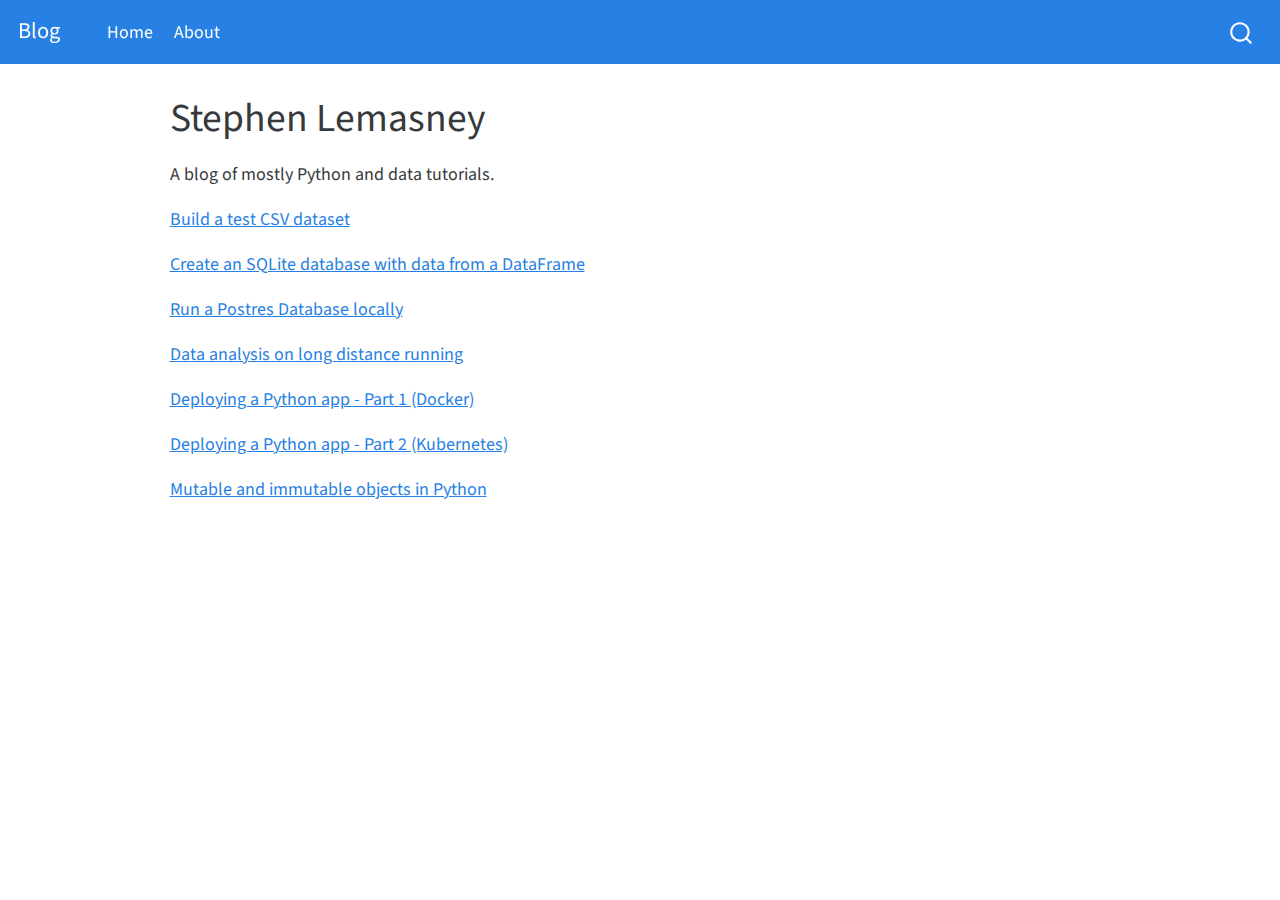
<file: docs/index.html>
<!DOCTYPE html>
<html xmlns="http://www.w3.org/1999/xhtml" lang="en" xml:lang="en"><head>

<meta charset="utf-8">
<meta name="generator" content="quarto-1.2.335">

<meta name="viewport" content="width=device-width, initial-scale=1.0, user-scalable=yes">


<title>Blog - Stephen Lemasney</title>
<style>
code{white-space: pre-wrap;}
span.smallcaps{font-variant: small-caps;}
div.columns{display: flex; gap: min(4vw, 1.5em);}
div.column{flex: auto; overflow-x: auto;}
div.hanging-indent{margin-left: 1.5em; text-indent: -1.5em;}
ul.task-list{list-style: none;}
ul.task-list li input[type="checkbox"] {
  width: 0.8em;
  margin: 0 0.8em 0.2em -1.6em;
  vertical-align: middle;
}
</style>


<script src="site_libs/quarto-nav/quarto-nav.js"></script>
<script src="site_libs/quarto-nav/headroom.min.js"></script>
<script src="site_libs/clipboard/clipboard.min.js"></script>
<script src="site_libs/quarto-search/autocomplete.umd.js"></script>
<script src="site_libs/quarto-search/fuse.min.js"></script>
<script src="site_libs/quarto-search/quarto-search.js"></script>
<meta name="quarto:offset" content="./">
<script src="site_libs/quarto-html/quarto.js"></script>
<script src="site_libs/quarto-html/popper.min.js"></script>
<script src="site_libs/quarto-html/tippy.umd.min.js"></script>
<script src="site_libs/quarto-html/anchor.min.js"></script>
<link href="site_libs/quarto-html/tippy.css" rel="stylesheet">
<link href="site_libs/quarto-html/quarto-syntax-highlighting.css" rel="stylesheet" id="quarto-text-highlighting-styles">
<script src="site_libs/bootstrap/bootstrap.min.js"></script>
<link href="site_libs/bootstrap/bootstrap-icons.css" rel="stylesheet">
<link href="site_libs/bootstrap/bootstrap.min.css" rel="stylesheet" id="quarto-bootstrap" data-mode="light">
<script id="quarto-search-options" type="application/json">{
  "location": "navbar",
  "copy-button": false,
  "collapse-after": 3,
  "panel-placement": "end",
  "type": "overlay",
  "limit": 20,
  "language": {
    "search-no-results-text": "No results",
    "search-matching-documents-text": "matching documents",
    "search-copy-link-title": "Copy link to search",
    "search-hide-matches-text": "Hide additional matches",
    "search-more-match-text": "more match in this document",
    "search-more-matches-text": "more matches in this document",
    "search-clear-button-title": "Clear",
    "search-detached-cancel-button-title": "Cancel",
    "search-submit-button-title": "Submit"
  }
}</script>


<link rel="stylesheet" href="styles.css">
</head>

<body class="nav-fixed">

<div id="quarto-search-results"></div>
  <header id="quarto-header" class="headroom fixed-top">
    <nav class="navbar navbar-expand-lg navbar-dark ">
      <div class="navbar-container container-fluid">
      <div class="navbar-brand-container">
    <a class="navbar-brand" href="./index.html">
    <span class="navbar-title">Blog</span>
    </a>
  </div>
          <button class="navbar-toggler" type="button" data-bs-toggle="collapse" data-bs-target="#navbarCollapse" aria-controls="navbarCollapse" aria-expanded="false" aria-label="Toggle navigation" onclick="if (window.quartoToggleHeadroom) { window.quartoToggleHeadroom(); }">
  <span class="navbar-toggler-icon"></span>
</button>
          <div class="collapse navbar-collapse" id="navbarCollapse">
            <ul class="navbar-nav navbar-nav-scroll me-auto">
  <li class="nav-item">
    <a class="nav-link active" href="./index.html" aria-current="page">
 <span class="menu-text">Home</span></a>
  </li>  
  <li class="nav-item">
    <a class="nav-link" href="./about.html">
 <span class="menu-text">About</span></a>
  </li>  
</ul>
              <div id="quarto-search" class="" title="Search"></div>
          </div> <!-- /navcollapse -->
      </div> <!-- /container-fluid -->
    </nav>
</header>
<!-- content -->
<div id="quarto-content" class="quarto-container page-columns page-rows-contents page-layout-article page-navbar">
<!-- sidebar -->
<!-- margin-sidebar -->
    <div id="quarto-margin-sidebar" class="sidebar margin-sidebar">
        
    </div>
<!-- main -->
<main class="content" id="quarto-document-content">

<header id="title-block-header" class="quarto-title-block default">
<div class="quarto-title">
<h1 class="title">Stephen Lemasney</h1>
</div>



<div class="quarto-title-meta">

    
  
    
  </div>
  

</header>

<p>A blog of mostly Python and data tutorials.</p>
<p><a href="build-a-test-csv-dataset.html">Build a test CSV dataset</a></p>
<p><a href="create-database-using-sqlite.html">Create an SQLite database with data from a DataFrame</a></p>
<p><a href="run-pg-locally.html">Run a Postres Database locally</a></p>
<p><a href="svp.html">Data analysis on long distance running</a></p>
<p><a href="flask-app-with-docker.html">Deploying a Python app - Part 1 (Docker)</a></p>
<p><a href="flask-app-with-k8s.html">Deploying a Python app - Part 2 (Kubernetes)</a></p>
<p><a href="mutability.html">Mutable and immutable objects in Python</a></p>



</main> <!-- /main -->
<script id="quarto-html-after-body" type="application/javascript">
window.document.addEventListener("DOMContentLoaded", function (event) {
  const toggleBodyColorMode = (bsSheetEl) => {
    const mode = bsSheetEl.getAttribute("data-mode");
    const bodyEl = window.document.querySelector("body");
    if (mode === "dark") {
      bodyEl.classList.add("quarto-dark");
      bodyEl.classList.remove("quarto-light");
    } else {
      bodyEl.classList.add("quarto-light");
      bodyEl.classList.remove("quarto-dark");
    }
  }
  const toggleBodyColorPrimary = () => {
    const bsSheetEl = window.document.querySelector("link#quarto-bootstrap");
    if (bsSheetEl) {
      toggleBodyColorMode(bsSheetEl);
    }
  }
  toggleBodyColorPrimary();  
  const icon = "";
  const anchorJS = new window.AnchorJS();
  anchorJS.options = {
    placement: 'right',
    icon: icon
  };
  anchorJS.add('.anchored');
  const clipboard = new window.ClipboardJS('.code-copy-button', {
    target: function(trigger) {
      return trigger.previousElementSibling;
    }
  });
  clipboard.on('success', function(e) {
    // button target
    const button = e.trigger;
    // don't keep focus
    button.blur();
    // flash "checked"
    button.classList.add('code-copy-button-checked');
    var currentTitle = button.getAttribute("title");
    button.setAttribute("title", "Copied!");
    let tooltip;
    if (window.bootstrap) {
      button.setAttribute("data-bs-toggle", "tooltip");
      button.setAttribute("data-bs-placement", "left");
      button.setAttribute("data-bs-title", "Copied!");
      tooltip = new bootstrap.Tooltip(button, 
        { trigger: "manual", 
          customClass: "code-copy-button-tooltip",
          offset: [0, -8]});
      tooltip.show();    
    }
    setTimeout(function() {
      if (tooltip) {
        tooltip.hide();
        button.removeAttribute("data-bs-title");
        button.removeAttribute("data-bs-toggle");
        button.removeAttribute("data-bs-placement");
      }
      button.setAttribute("title", currentTitle);
      button.classList.remove('code-copy-button-checked');
    }, 1000);
    // clear code selection
    e.clearSelection();
  });
  function tippyHover(el, contentFn) {
    const config = {
      allowHTML: true,
      content: contentFn,
      maxWidth: 500,
      delay: 100,
      arrow: false,
      appendTo: function(el) {
          return el.parentElement;
      },
      interactive: true,
      interactiveBorder: 10,
      theme: 'quarto',
      placement: 'bottom-start'
    };
    window.tippy(el, config); 
  }
  const noterefs = window.document.querySelectorAll('a[role="doc-noteref"]');
  for (var i=0; i<noterefs.length; i++) {
    const ref = noterefs[i];
    tippyHover(ref, function() {
      // use id or data attribute instead here
      let href = ref.getAttribute('data-footnote-href') || ref.getAttribute('href');
      try { href = new URL(href).hash; } catch {}
      const id = href.replace(/^#\/?/, "");
      const note = window.document.getElementById(id);
      return note.innerHTML;
    });
  }
  const findCites = (el) => {
    const parentEl = el.parentElement;
    if (parentEl) {
      const cites = parentEl.dataset.cites;
      if (cites) {
        return {
          el,
          cites: cites.split(' ')
        };
      } else {
        return findCites(el.parentElement)
      }
    } else {
      return undefined;
    }
  };
  var bibliorefs = window.document.querySelectorAll('a[role="doc-biblioref"]');
  for (var i=0; i<bibliorefs.length; i++) {
    const ref = bibliorefs[i];
    const citeInfo = findCites(ref);
    if (citeInfo) {
      tippyHover(citeInfo.el, function() {
        var popup = window.document.createElement('div');
        citeInfo.cites.forEach(function(cite) {
          var citeDiv = window.document.createElement('div');
          citeDiv.classList.add('hanging-indent');
          citeDiv.classList.add('csl-entry');
          var biblioDiv = window.document.getElementById('ref-' + cite);
          if (biblioDiv) {
            citeDiv.innerHTML = biblioDiv.innerHTML;
          }
          popup.appendChild(citeDiv);
        });
        return popup.innerHTML;
      });
    }
  }
});
</script>
</div> <!-- /content -->



</body></html>
</file>
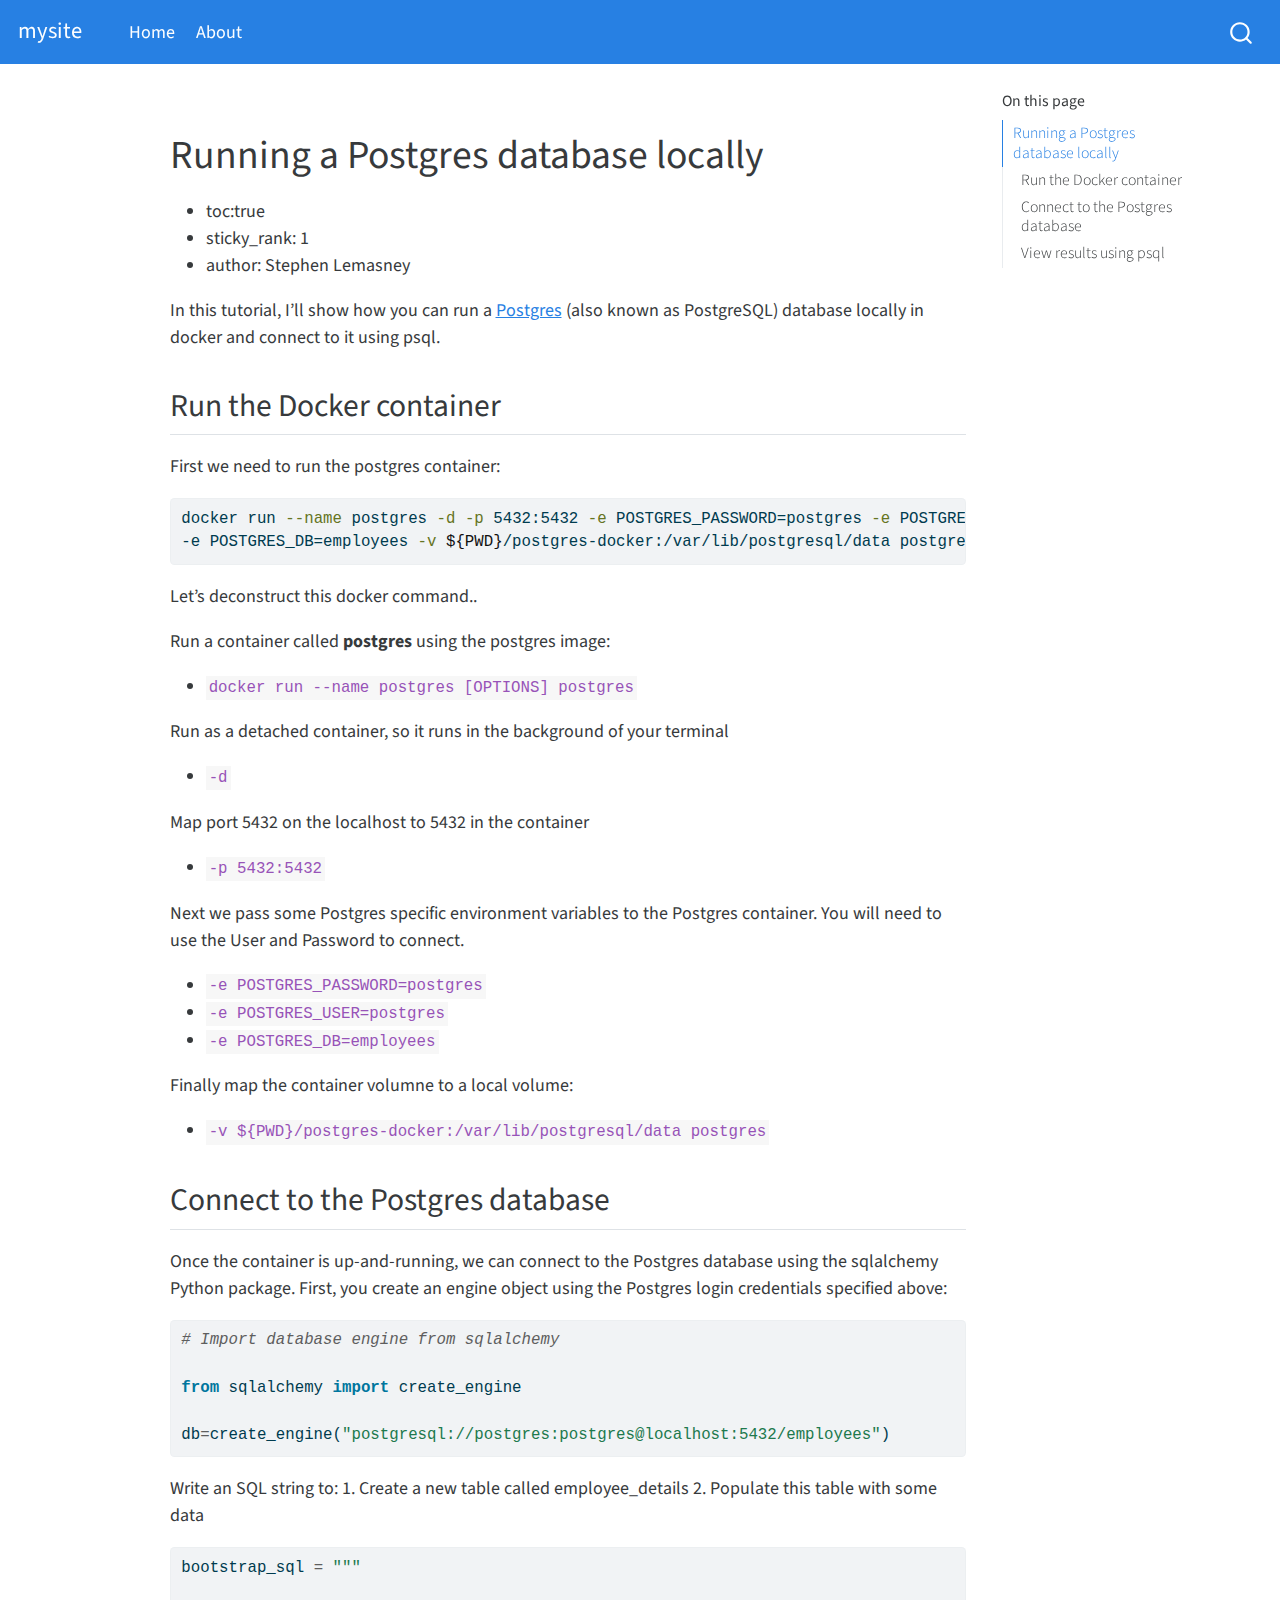
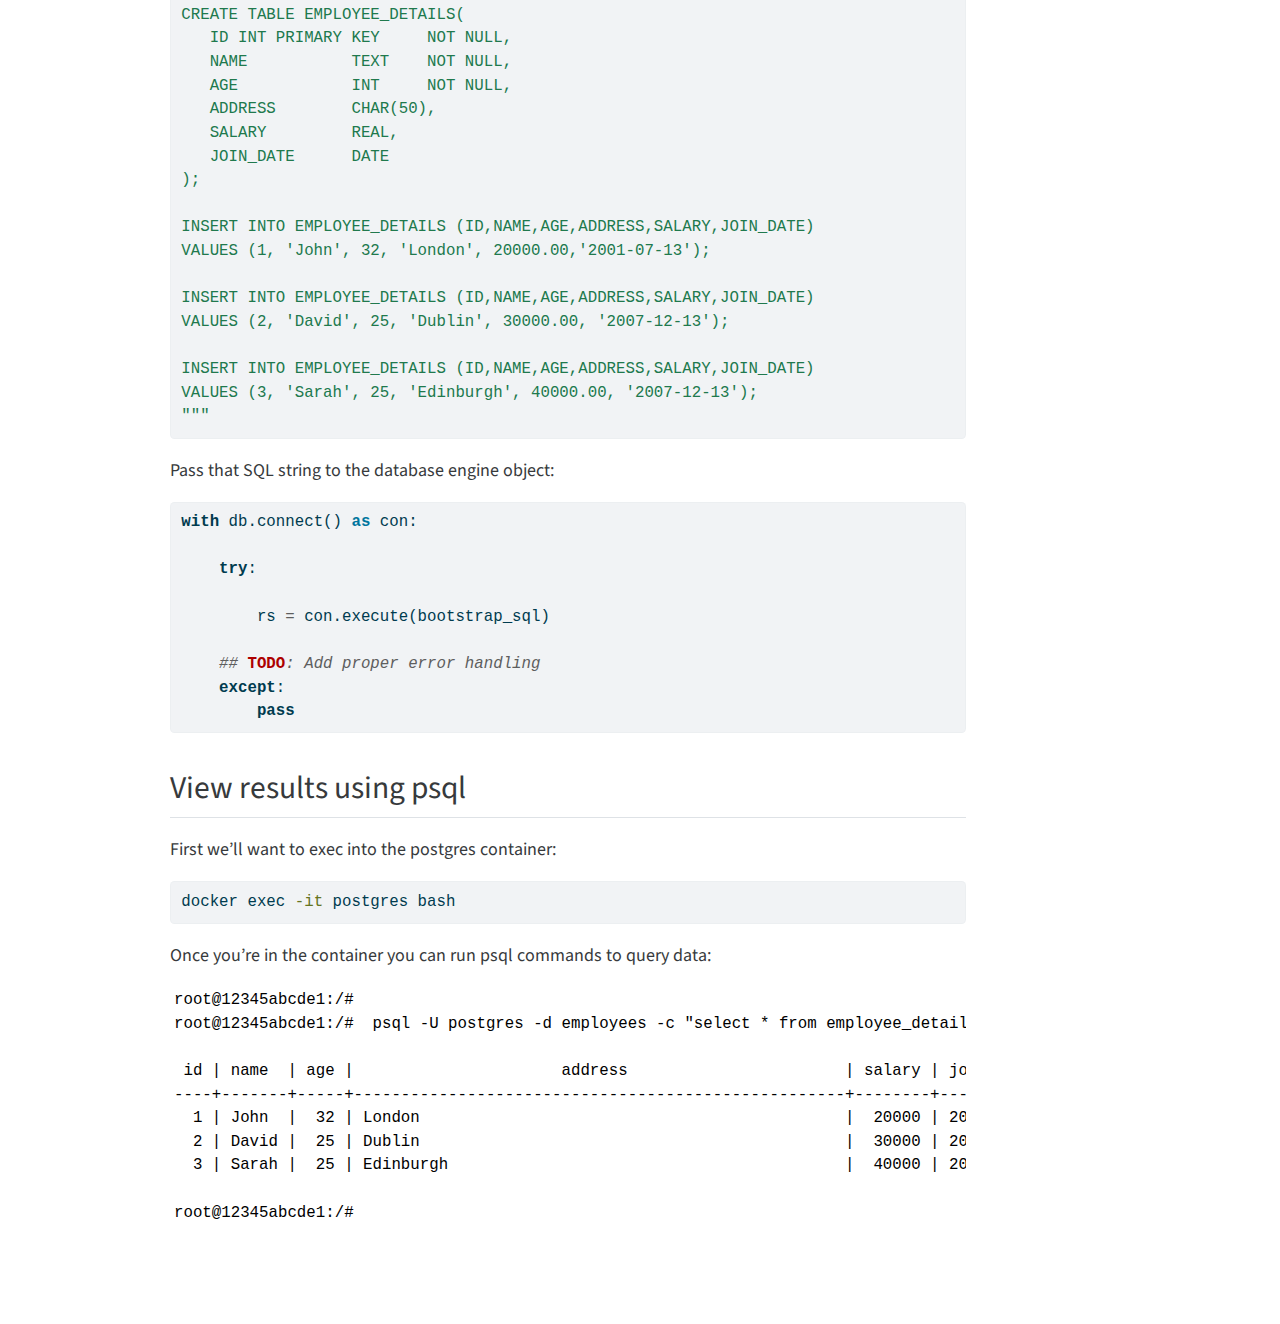
<file: docs/2018-01-01-run-pg-locally.html>
<!DOCTYPE html>
<html xmlns="http://www.w3.org/1999/xhtml" lang="en" xml:lang="en"><head>

<meta charset="utf-8">
<meta name="generator" content="quarto-1.2.335">

<meta name="viewport" content="width=device-width, initial-scale=1.0, user-scalable=yes">


<title>mysite – run-pg-locally</title>
<style>
code{white-space: pre-wrap;}
span.smallcaps{font-variant: small-caps;}
div.columns{display: flex; gap: min(4vw, 1.5em);}
div.column{flex: auto; overflow-x: auto;}
div.hanging-indent{margin-left: 1.5em; text-indent: -1.5em;}
ul.task-list{list-style: none;}
ul.task-list li input[type="checkbox"] {
  width: 0.8em;
  margin: 0 0.8em 0.2em -1.6em;
  vertical-align: middle;
}
pre > code.sourceCode { white-space: pre; position: relative; }
pre > code.sourceCode > span { display: inline-block; line-height: 1.25; }
pre > code.sourceCode > span:empty { height: 1.2em; }
.sourceCode { overflow: visible; }
code.sourceCode > span { color: inherit; text-decoration: inherit; }
div.sourceCode { margin: 1em 0; }
pre.sourceCode { margin: 0; }
@media screen {
div.sourceCode { overflow: auto; }
}
@media print {
pre > code.sourceCode { white-space: pre-wrap; }
pre > code.sourceCode > span { text-indent: -5em; padding-left: 5em; }
}
pre.numberSource code
  { counter-reset: source-line 0; }
pre.numberSource code > span
  { position: relative; left: -4em; counter-increment: source-line; }
pre.numberSource code > span > a:first-child::before
  { content: counter(source-line);
    position: relative; left: -1em; text-align: right; vertical-align: baseline;
    border: none; display: inline-block;
    -webkit-touch-callout: none; -webkit-user-select: none;
    -khtml-user-select: none; -moz-user-select: none;
    -ms-user-select: none; user-select: none;
    padding: 0 4px; width: 4em;
    color: #aaaaaa;
  }
pre.numberSource { margin-left: 3em; border-left: 1px solid #aaaaaa;  padding-left: 4px; }
div.sourceCode
  {   }
@media screen {
pre > code.sourceCode > span > a:first-child::before { text-decoration: underline; }
}
code span.al { color: #ff0000; font-weight: bold; } /* Alert */
code span.an { color: #60a0b0; font-weight: bold; font-style: italic; } /* Annotation */
code span.at { color: #7d9029; } /* Attribute */
code span.bn { color: #40a070; } /* BaseN */
code span.bu { color: #008000; } /* BuiltIn */
code span.cf { color: #007020; font-weight: bold; } /* ControlFlow */
code span.ch { color: #4070a0; } /* Char */
code span.cn { color: #880000; } /* Constant */
code span.co { color: #60a0b0; font-style: italic; } /* Comment */
code span.cv { color: #60a0b0; font-weight: bold; font-style: italic; } /* CommentVar */
code span.do { color: #ba2121; font-style: italic; } /* Documentation */
code span.dt { color: #902000; } /* DataType */
code span.dv { color: #40a070; } /* DecVal */
code span.er { color: #ff0000; font-weight: bold; } /* Error */
code span.ex { } /* Extension */
code span.fl { color: #40a070; } /* Float */
code span.fu { color: #06287e; } /* Function */
code span.im { color: #008000; font-weight: bold; } /* Import */
code span.in { color: #60a0b0; font-weight: bold; font-style: italic; } /* Information */
code span.kw { color: #007020; font-weight: bold; } /* Keyword */
code span.op { color: #666666; } /* Operator */
code span.ot { color: #007020; } /* Other */
code span.pp { color: #bc7a00; } /* Preprocessor */
code span.sc { color: #4070a0; } /* SpecialChar */
code span.ss { color: #bb6688; } /* SpecialString */
code span.st { color: #4070a0; } /* String */
code span.va { color: #19177c; } /* Variable */
code span.vs { color: #4070a0; } /* VerbatimString */
code span.wa { color: #60a0b0; font-weight: bold; font-style: italic; } /* Warning */
</style>


<script src="site_libs/quarto-nav/quarto-nav.js"></script>
<script src="site_libs/quarto-nav/headroom.min.js"></script>
<script src="site_libs/clipboard/clipboard.min.js"></script>
<script src="site_libs/quarto-search/autocomplete.umd.js"></script>
<script src="site_libs/quarto-search/fuse.min.js"></script>
<script src="site_libs/quarto-search/quarto-search.js"></script>
<meta name="quarto:offset" content="./">
<script src="site_libs/quarto-html/quarto.js"></script>
<script src="site_libs/quarto-html/popper.min.js"></script>
<script src="site_libs/quarto-html/tippy.umd.min.js"></script>
<script src="site_libs/quarto-html/anchor.min.js"></script>
<link href="site_libs/quarto-html/tippy.css" rel="stylesheet">
<link href="site_libs/quarto-html/quarto-syntax-highlighting.css" rel="stylesheet" id="quarto-text-highlighting-styles">
<script src="site_libs/bootstrap/bootstrap.min.js"></script>
<link href="site_libs/bootstrap/bootstrap-icons.css" rel="stylesheet">
<link href="site_libs/bootstrap/bootstrap.min.css" rel="stylesheet" id="quarto-bootstrap" data-mode="light">
<script id="quarto-search-options" type="application/json">{
  "location": "navbar",
  "copy-button": false,
  "collapse-after": 3,
  "panel-placement": "end",
  "type": "overlay",
  "limit": 20,
  "language": {
    "search-no-results-text": "No results",
    "search-matching-documents-text": "matching documents",
    "search-copy-link-title": "Copy link to search",
    "search-hide-matches-text": "Hide additional matches",
    "search-more-match-text": "more match in this document",
    "search-more-matches-text": "more matches in this document",
    "search-clear-button-title": "Clear",
    "search-detached-cancel-button-title": "Cancel",
    "search-submit-button-title": "Submit"
  }
}</script>


<link rel="stylesheet" href="styles.css">
</head>

<body class="nav-fixed">

<div id="quarto-search-results"></div>
  <header id="quarto-header" class="headroom fixed-top">
    <nav class="navbar navbar-expand-lg navbar-dark ">
      <div class="navbar-container container-fluid">
      <div class="navbar-brand-container">
    <a class="navbar-brand" href="./index.html">
    <span class="navbar-title">mysite</span>
    </a>
  </div>
          <button class="navbar-toggler" type="button" data-bs-toggle="collapse" data-bs-target="#navbarCollapse" aria-controls="navbarCollapse" aria-expanded="false" aria-label="Toggle navigation" onclick="if (window.quartoToggleHeadroom) { window.quartoToggleHeadroom(); }">
  <span class="navbar-toggler-icon"></span>
</button>
          <div class="collapse navbar-collapse" id="navbarCollapse">
            <ul class="navbar-nav navbar-nav-scroll me-auto">
  <li class="nav-item">
    <a class="nav-link" href="./index.html">
 <span class="menu-text">Home</span></a>
  </li>  
  <li class="nav-item">
    <a class="nav-link" href="./about.html">
 <span class="menu-text">About</span></a>
  </li>  
</ul>
              <div id="quarto-search" class="" title="Search"></div>
          </div> <!-- /navcollapse -->
      </div> <!-- /container-fluid -->
    </nav>
</header>
<!-- content -->
<div id="quarto-content" class="quarto-container page-columns page-rows-contents page-layout-article page-navbar">
<!-- sidebar -->
<!-- margin-sidebar -->
    <div id="quarto-margin-sidebar" class="sidebar margin-sidebar">
        <nav id="TOC" role="doc-toc" class="toc-active">
    <h2 id="toc-title">On this page</h2>
   
  <ul>
  <li><a href="#running-a-postgres-database-locally" id="toc-running-a-postgres-database-locally" class="nav-link active" data-scroll-target="#running-a-postgres-database-locally">Running a Postgres database locally</a>
  <ul class="collapse">
  <li><a href="#run-the-docker-container" id="toc-run-the-docker-container" class="nav-link" data-scroll-target="#run-the-docker-container">Run the Docker container</a></li>
  <li><a href="#connect-to-the-postgres-database" id="toc-connect-to-the-postgres-database" class="nav-link" data-scroll-target="#connect-to-the-postgres-database">Connect to the Postgres database</a></li>
  <li><a href="#view-results-using-psql" id="toc-view-results-using-psql" class="nav-link" data-scroll-target="#view-results-using-psql">View results using psql</a></li>
  </ul></li>
  </ul>
</nav>
    </div>
<!-- main -->
<main class="content" id="quarto-document-content">



<section id="running-a-postgres-database-locally" class="level1">
<h1>Running a Postgres database locally</h1>
<ul>
<li>toc:true</li>
<li>sticky_rank: 1</li>
<li>author: Stephen Lemasney</li>
</ul>
<p>In this tutorial, I’ll show how you can run a <a href="https://www.postgresql.org/">Postgres</a> (also known as PostgreSQL) database locally in docker and connect to it using psql.</p>
<section id="run-the-docker-container" class="level2">
<h2 class="anchored" data-anchor-id="run-the-docker-container">Run the Docker container</h2>
<p>First we need to run the postgres container:</p>
<div class="sourceCode" id="cb1"><pre class="sourceCode bash code-with-copy"><code class="sourceCode bash"><span id="cb1-1"><a href="#cb1-1" aria-hidden="true" tabindex="-1"></a><span class="ex">docker</span> run <span class="at">--name</span> postgres <span class="at">-d</span> <span class="at">-p</span> 5432:5432 <span class="at">-e</span> POSTGRES_PASSWORD=postgres <span class="at">-e</span> POSTGRES_USER=postgres <span class="dt">\</span></span>
<span id="cb1-2"><a href="#cb1-2" aria-hidden="true" tabindex="-1"></a>-e POSTGRES_DB=employees <span class="at">-v</span> <span class="va">${PWD}</span>/postgres-docker:/var/lib/postgresql/data postgres</span></code><button title="Copy to Clipboard" class="code-copy-button"><i class="bi"></i></button></pre></div>
<p>Let’s deconstruct this docker command..</p>
<p>Run a container called <b>postgres</b> using the postgres image:</p>
<ul>
<li><code>docker run --name postgres [OPTIONS] postgres</code></li>
</ul>
<p>Run as a detached container, so it runs in the background of your terminal</p>
<ul>
<li><code>-d</code></li>
</ul>
<p>Map port 5432 on the localhost to 5432 in the container</p>
<ul>
<li><code>-p 5432:5432</code></li>
</ul>
<p>Next we pass some Postgres specific environment variables to the Postgres container. You will need to use the User and Password to connect.</p>
<ul>
<li><code>-e POSTGRES_PASSWORD=postgres</code></li>
<li><code>-e POSTGRES_USER=postgres</code></li>
<li><code>-e POSTGRES_DB=employees</code></li>
</ul>
<p>Finally map the container volumne to a local volume:</p>
<ul>
<li><code>-v ${PWD}/postgres-docker:/var/lib/postgresql/data postgres</code></li>
</ul>
</section>
<section id="connect-to-the-postgres-database" class="level2">
<h2 class="anchored" data-anchor-id="connect-to-the-postgres-database">Connect to the Postgres database</h2>
<p>Once the container is up-and-running, we can connect to the Postgres database using the sqlalchemy Python package. First, you create an engine object using the Postgres login credentials specified above:</p>
<div class="cell" data-execution_count="1">
<div class="sourceCode cell-code" id="cb2"><pre class="sourceCode python code-with-copy"><code class="sourceCode python"><span id="cb2-1"><a href="#cb2-1" aria-hidden="true" tabindex="-1"></a><span class="co"># Import database engine from sqlalchemy</span></span>
<span id="cb2-2"><a href="#cb2-2" aria-hidden="true" tabindex="-1"></a></span>
<span id="cb2-3"><a href="#cb2-3" aria-hidden="true" tabindex="-1"></a><span class="im">from</span> sqlalchemy <span class="im">import</span> create_engine </span>
<span id="cb2-4"><a href="#cb2-4" aria-hidden="true" tabindex="-1"></a></span>
<span id="cb2-5"><a href="#cb2-5" aria-hidden="true" tabindex="-1"></a>db<span class="op">=</span>create_engine(<span class="st">"postgresql://postgres:postgres@localhost:5432/employees"</span>)</span></code><button title="Copy to Clipboard" class="code-copy-button"><i class="bi"></i></button></pre></div>
</div>
<p>Write an SQL string to: 1. Create a new table called employee_details 2. Populate this table with some data</p>
<div class="cell" data-execution_count="2">
<div class="sourceCode cell-code" id="cb3"><pre class="sourceCode python code-with-copy"><code class="sourceCode python"><span id="cb3-1"><a href="#cb3-1" aria-hidden="true" tabindex="-1"></a>bootstrap_sql <span class="op">=</span> <span class="st">"""</span></span>
<span id="cb3-2"><a href="#cb3-2" aria-hidden="true" tabindex="-1"></a></span>
<span id="cb3-3"><a href="#cb3-3" aria-hidden="true" tabindex="-1"></a><span class="st">CREATE TABLE EMPLOYEE_DETAILS(</span></span>
<span id="cb3-4"><a href="#cb3-4" aria-hidden="true" tabindex="-1"></a><span class="st">   ID INT PRIMARY KEY     NOT NULL,</span></span>
<span id="cb3-5"><a href="#cb3-5" aria-hidden="true" tabindex="-1"></a><span class="st">   NAME           TEXT    NOT NULL,</span></span>
<span id="cb3-6"><a href="#cb3-6" aria-hidden="true" tabindex="-1"></a><span class="st">   AGE            INT     NOT NULL,</span></span>
<span id="cb3-7"><a href="#cb3-7" aria-hidden="true" tabindex="-1"></a><span class="st">   ADDRESS        CHAR(50),</span></span>
<span id="cb3-8"><a href="#cb3-8" aria-hidden="true" tabindex="-1"></a><span class="st">   SALARY         REAL,</span></span>
<span id="cb3-9"><a href="#cb3-9" aria-hidden="true" tabindex="-1"></a><span class="st">   JOIN_DATE      DATE</span></span>
<span id="cb3-10"><a href="#cb3-10" aria-hidden="true" tabindex="-1"></a><span class="st">);</span></span>
<span id="cb3-11"><a href="#cb3-11" aria-hidden="true" tabindex="-1"></a></span>
<span id="cb3-12"><a href="#cb3-12" aria-hidden="true" tabindex="-1"></a><span class="st">INSERT INTO EMPLOYEE_DETAILS (ID,NAME,AGE,ADDRESS,SALARY,JOIN_DATE) </span></span>
<span id="cb3-13"><a href="#cb3-13" aria-hidden="true" tabindex="-1"></a><span class="st">VALUES (1, 'John', 32, 'London', 20000.00,'2001-07-13');</span></span>
<span id="cb3-14"><a href="#cb3-14" aria-hidden="true" tabindex="-1"></a></span>
<span id="cb3-15"><a href="#cb3-15" aria-hidden="true" tabindex="-1"></a><span class="st">INSERT INTO EMPLOYEE_DETAILS (ID,NAME,AGE,ADDRESS,SALARY,JOIN_DATE)</span></span>
<span id="cb3-16"><a href="#cb3-16" aria-hidden="true" tabindex="-1"></a><span class="st">VALUES (2, 'David', 25, 'Dublin', 30000.00, '2007-12-13');</span></span>
<span id="cb3-17"><a href="#cb3-17" aria-hidden="true" tabindex="-1"></a></span>
<span id="cb3-18"><a href="#cb3-18" aria-hidden="true" tabindex="-1"></a><span class="st">INSERT INTO EMPLOYEE_DETAILS (ID,NAME,AGE,ADDRESS,SALARY,JOIN_DATE)</span></span>
<span id="cb3-19"><a href="#cb3-19" aria-hidden="true" tabindex="-1"></a><span class="st">VALUES (3, 'Sarah', 25, 'Edinburgh', 40000.00, '2007-12-13');</span></span>
<span id="cb3-20"><a href="#cb3-20" aria-hidden="true" tabindex="-1"></a><span class="st">"""</span></span></code><button title="Copy to Clipboard" class="code-copy-button"><i class="bi"></i></button></pre></div>
</div>
<p>Pass that SQL string to the database engine object:</p>
<div class="cell" data-execution_count="3">
<div class="sourceCode cell-code" id="cb4"><pre class="sourceCode python code-with-copy"><code class="sourceCode python"><span id="cb4-1"><a href="#cb4-1" aria-hidden="true" tabindex="-1"></a><span class="cf">with</span> db.<span class="ex">connect</span>() <span class="im">as</span> con:</span>
<span id="cb4-2"><a href="#cb4-2" aria-hidden="true" tabindex="-1"></a>    </span>
<span id="cb4-3"><a href="#cb4-3" aria-hidden="true" tabindex="-1"></a>    <span class="cf">try</span>:</span>
<span id="cb4-4"><a href="#cb4-4" aria-hidden="true" tabindex="-1"></a></span>
<span id="cb4-5"><a href="#cb4-5" aria-hidden="true" tabindex="-1"></a>        rs <span class="op">=</span> con.execute(bootstrap_sql)</span>
<span id="cb4-6"><a href="#cb4-6" aria-hidden="true" tabindex="-1"></a>    </span>
<span id="cb4-7"><a href="#cb4-7" aria-hidden="true" tabindex="-1"></a>    <span class="co">## </span><span class="al">TODO</span><span class="co">: Add proper error handling</span></span>
<span id="cb4-8"><a href="#cb4-8" aria-hidden="true" tabindex="-1"></a>    <span class="cf">except</span>:</span>
<span id="cb4-9"><a href="#cb4-9" aria-hidden="true" tabindex="-1"></a>        <span class="cf">pass</span></span></code><button title="Copy to Clipboard" class="code-copy-button"><i class="bi"></i></button></pre></div>
</div>
</section>
<section id="view-results-using-psql" class="level2">
<h2 class="anchored" data-anchor-id="view-results-using-psql">View results using psql</h2>
<p>First we’ll want to exec into the postgres container:</p>
<div class="sourceCode" id="cb5"><pre class="sourceCode bash code-with-copy"><code class="sourceCode bash"><span id="cb5-1"><a href="#cb5-1" aria-hidden="true" tabindex="-1"></a><span class="ex">docker</span> exec <span class="at">-it</span> postgres bash</span></code><button title="Copy to Clipboard" class="code-copy-button"><i class="bi"></i></button></pre></div>
<p>Once you’re in the container you can run psql commands to query data:</p>
<pre><code>root@12345abcde1:/#
root@12345abcde1:/#  psql -U postgres -d employees -c "select * from employee_details"

 id | name  | age |                      address                       | salary | join_date
----+-------+-----+----------------------------------------------------+--------+------------
  1 | John  |  32 | London                                             |  20000 | 2001-07-13
  2 | David |  25 | Dublin                                             |  30000 | 2007-12-13
  3 | Sarah |  25 | Edinburgh                                          |  40000 | 2007-12-13

root@12345abcde1:/#</code></pre>


</section>
</section>

</main> <!-- /main -->
<script id="quarto-html-after-body" type="application/javascript">
window.document.addEventListener("DOMContentLoaded", function (event) {
  const toggleBodyColorMode = (bsSheetEl) => {
    const mode = bsSheetEl.getAttribute("data-mode");
    const bodyEl = window.document.querySelector("body");
    if (mode === "dark") {
      bodyEl.classList.add("quarto-dark");
      bodyEl.classList.remove("quarto-light");
    } else {
      bodyEl.classList.add("quarto-light");
      bodyEl.classList.remove("quarto-dark");
    }
  }
  const toggleBodyColorPrimary = () => {
    const bsSheetEl = window.document.querySelector("link#quarto-bootstrap");
    if (bsSheetEl) {
      toggleBodyColorMode(bsSheetEl);
    }
  }
  toggleBodyColorPrimary();  
  const icon = "";
  const anchorJS = new window.AnchorJS();
  anchorJS.options = {
    placement: 'right',
    icon: icon
  };
  anchorJS.add('.anchored');
  const clipboard = new window.ClipboardJS('.code-copy-button', {
    target: function(trigger) {
      return trigger.previousElementSibling;
    }
  });
  clipboard.on('success', function(e) {
    // button target
    const button = e.trigger;
    // don't keep focus
    button.blur();
    // flash "checked"
    button.classList.add('code-copy-button-checked');
    var currentTitle = button.getAttribute("title");
    button.setAttribute("title", "Copied!");
    let tooltip;
    if (window.bootstrap) {
      button.setAttribute("data-bs-toggle", "tooltip");
      button.setAttribute("data-bs-placement", "left");
      button.setAttribute("data-bs-title", "Copied!");
      tooltip = new bootstrap.Tooltip(button, 
        { trigger: "manual", 
          customClass: "code-copy-button-tooltip",
          offset: [0, -8]});
      tooltip.show();    
    }
    setTimeout(function() {
      if (tooltip) {
        tooltip.hide();
        button.removeAttribute("data-bs-title");
        button.removeAttribute("data-bs-toggle");
        button.removeAttribute("data-bs-placement");
      }
      button.setAttribute("title", currentTitle);
      button.classList.remove('code-copy-button-checked');
    }, 1000);
    // clear code selection
    e.clearSelection();
  });
  function tippyHover(el, contentFn) {
    const config = {
      allowHTML: true,
      content: contentFn,
      maxWidth: 500,
      delay: 100,
      arrow: false,
      appendTo: function(el) {
          return el.parentElement;
      },
      interactive: true,
      interactiveBorder: 10,
      theme: 'quarto',
      placement: 'bottom-start'
    };
    window.tippy(el, config); 
  }
  const noterefs = window.document.querySelectorAll('a[role="doc-noteref"]');
  for (var i=0; i<noterefs.length; i++) {
    const ref = noterefs[i];
    tippyHover(ref, function() {
      // use id or data attribute instead here
      let href = ref.getAttribute('data-footnote-href') || ref.getAttribute('href');
      try { href = new URL(href).hash; } catch {}
      const id = href.replace(/^#\/?/, "");
      const note = window.document.getElementById(id);
      return note.innerHTML;
    });
  }
  const findCites = (el) => {
    const parentEl = el.parentElement;
    if (parentEl) {
      const cites = parentEl.dataset.cites;
      if (cites) {
        return {
          el,
          cites: cites.split(' ')
        };
      } else {
        return findCites(el.parentElement)
      }
    } else {
      return undefined;
    }
  };
  var bibliorefs = window.document.querySelectorAll('a[role="doc-biblioref"]');
  for (var i=0; i<bibliorefs.length; i++) {
    const ref = bibliorefs[i];
    const citeInfo = findCites(ref);
    if (citeInfo) {
      tippyHover(citeInfo.el, function() {
        var popup = window.document.createElement('div');
        citeInfo.cites.forEach(function(cite) {
          var citeDiv = window.document.createElement('div');
          citeDiv.classList.add('hanging-indent');
          citeDiv.classList.add('csl-entry');
          var biblioDiv = window.document.getElementById('ref-' + cite);
          if (biblioDiv) {
            citeDiv.innerHTML = biblioDiv.innerHTML;
          }
          popup.appendChild(citeDiv);
        });
        return popup.innerHTML;
      });
    }
  }
});
</script>
</div> <!-- /content -->



</body></html>
</file>
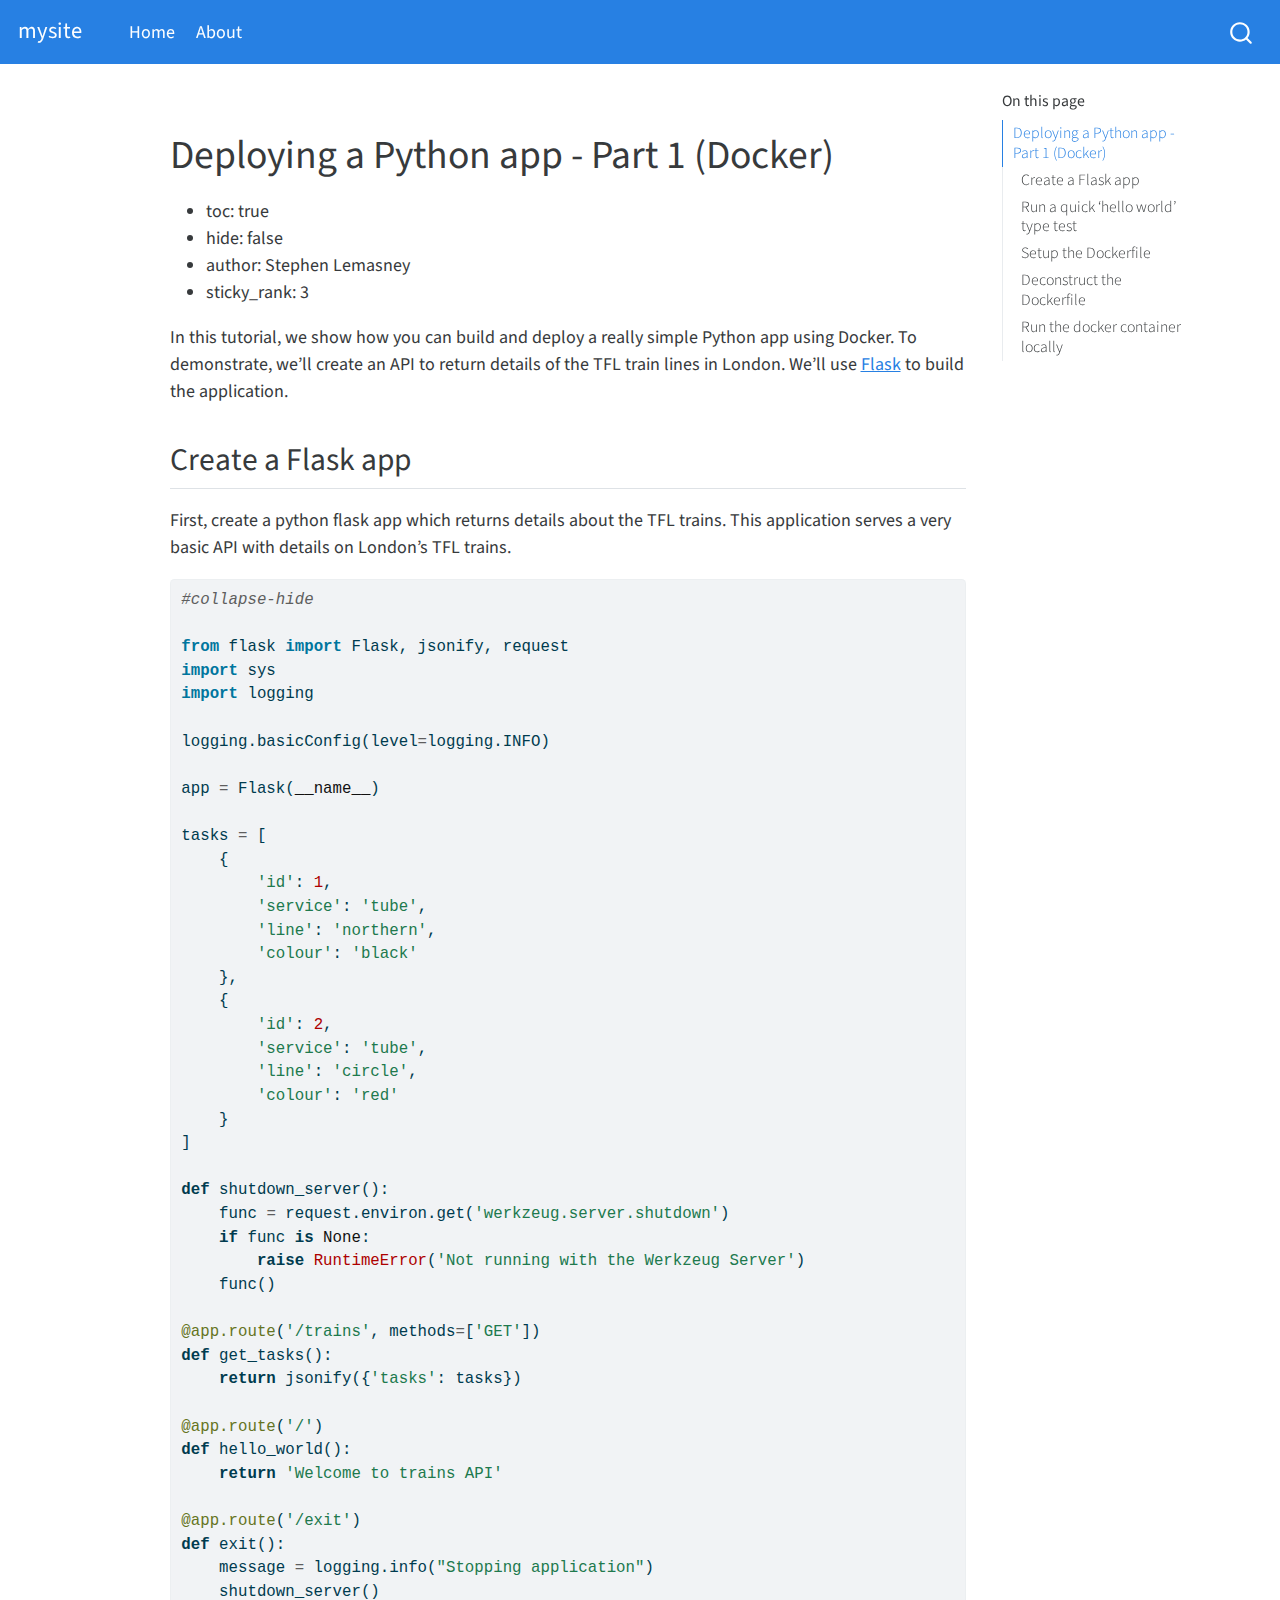
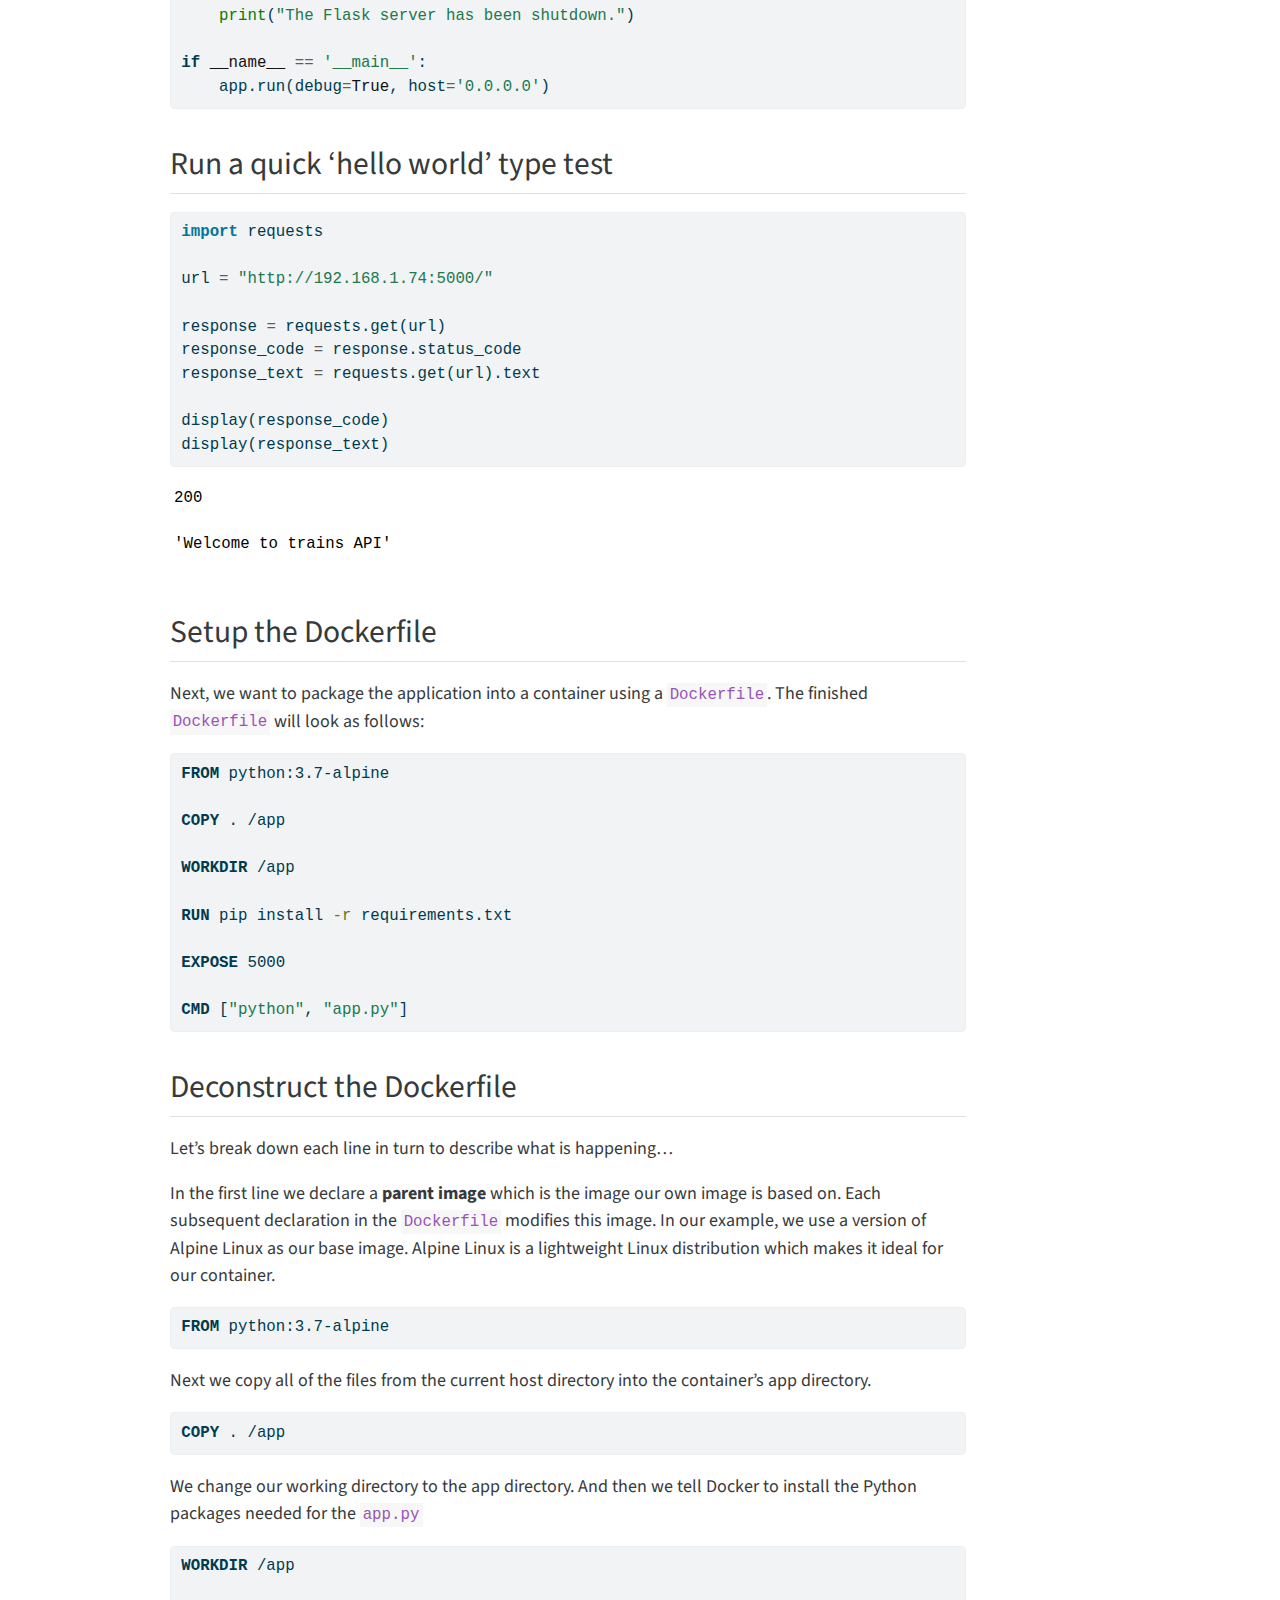
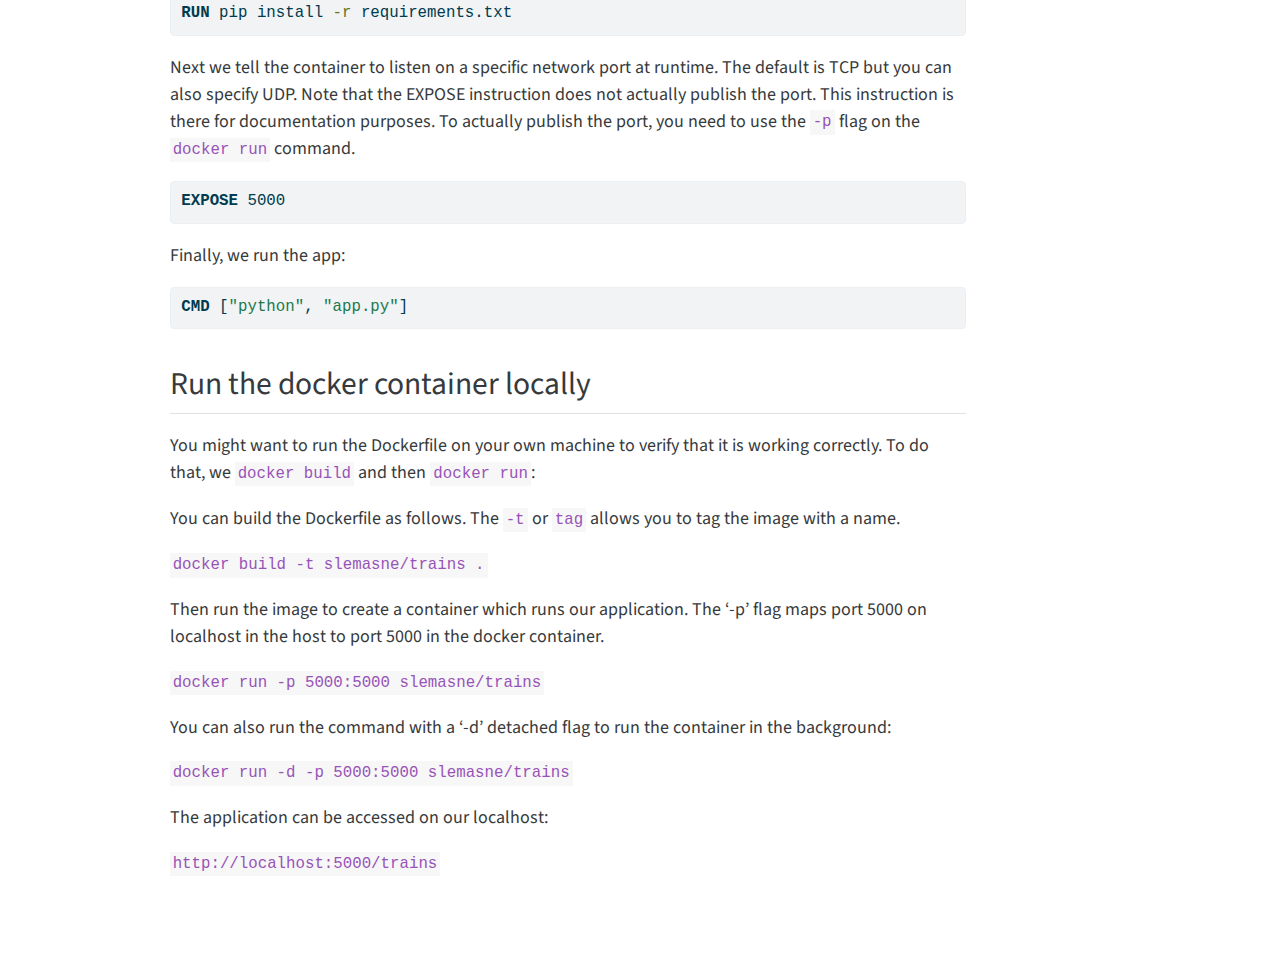
<file: docs/2018-01-03-flask-app-with-docker.html>
<!DOCTYPE html>
<html xmlns="http://www.w3.org/1999/xhtml" lang="en" xml:lang="en"><head>

<meta charset="utf-8">
<meta name="generator" content="quarto-1.2.335">

<meta name="viewport" content="width=device-width, initial-scale=1.0, user-scalable=yes">


<title>mysite – flask-app-with-docker</title>
<style>
code{white-space: pre-wrap;}
span.smallcaps{font-variant: small-caps;}
div.columns{display: flex; gap: min(4vw, 1.5em);}
div.column{flex: auto; overflow-x: auto;}
div.hanging-indent{margin-left: 1.5em; text-indent: -1.5em;}
ul.task-list{list-style: none;}
ul.task-list li input[type="checkbox"] {
  width: 0.8em;
  margin: 0 0.8em 0.2em -1.6em;
  vertical-align: middle;
}
pre > code.sourceCode { white-space: pre; position: relative; }
pre > code.sourceCode > span { display: inline-block; line-height: 1.25; }
pre > code.sourceCode > span:empty { height: 1.2em; }
.sourceCode { overflow: visible; }
code.sourceCode > span { color: inherit; text-decoration: inherit; }
div.sourceCode { margin: 1em 0; }
pre.sourceCode { margin: 0; }
@media screen {
div.sourceCode { overflow: auto; }
}
@media print {
pre > code.sourceCode { white-space: pre-wrap; }
pre > code.sourceCode > span { text-indent: -5em; padding-left: 5em; }
}
pre.numberSource code
  { counter-reset: source-line 0; }
pre.numberSource code > span
  { position: relative; left: -4em; counter-increment: source-line; }
pre.numberSource code > span > a:first-child::before
  { content: counter(source-line);
    position: relative; left: -1em; text-align: right; vertical-align: baseline;
    border: none; display: inline-block;
    -webkit-touch-callout: none; -webkit-user-select: none;
    -khtml-user-select: none; -moz-user-select: none;
    -ms-user-select: none; user-select: none;
    padding: 0 4px; width: 4em;
    color: #aaaaaa;
  }
pre.numberSource { margin-left: 3em; border-left: 1px solid #aaaaaa;  padding-left: 4px; }
div.sourceCode
  {   }
@media screen {
pre > code.sourceCode > span > a:first-child::before { text-decoration: underline; }
}
code span.al { color: #ff0000; font-weight: bold; } /* Alert */
code span.an { color: #60a0b0; font-weight: bold; font-style: italic; } /* Annotation */
code span.at { color: #7d9029; } /* Attribute */
code span.bn { color: #40a070; } /* BaseN */
code span.bu { color: #008000; } /* BuiltIn */
code span.cf { color: #007020; font-weight: bold; } /* ControlFlow */
code span.ch { color: #4070a0; } /* Char */
code span.cn { color: #880000; } /* Constant */
code span.co { color: #60a0b0; font-style: italic; } /* Comment */
code span.cv { color: #60a0b0; font-weight: bold; font-style: italic; } /* CommentVar */
code span.do { color: #ba2121; font-style: italic; } /* Documentation */
code span.dt { color: #902000; } /* DataType */
code span.dv { color: #40a070; } /* DecVal */
code span.er { color: #ff0000; font-weight: bold; } /* Error */
code span.ex { } /* Extension */
code span.fl { color: #40a070; } /* Float */
code span.fu { color: #06287e; } /* Function */
code span.im { color: #008000; font-weight: bold; } /* Import */
code span.in { color: #60a0b0; font-weight: bold; font-style: italic; } /* Information */
code span.kw { color: #007020; font-weight: bold; } /* Keyword */
code span.op { color: #666666; } /* Operator */
code span.ot { color: #007020; } /* Other */
code span.pp { color: #bc7a00; } /* Preprocessor */
code span.sc { color: #4070a0; } /* SpecialChar */
code span.ss { color: #bb6688; } /* SpecialString */
code span.st { color: #4070a0; } /* String */
code span.va { color: #19177c; } /* Variable */
code span.vs { color: #4070a0; } /* VerbatimString */
code span.wa { color: #60a0b0; font-weight: bold; font-style: italic; } /* Warning */
</style>


<script src="site_libs/quarto-nav/quarto-nav.js"></script>
<script src="site_libs/quarto-nav/headroom.min.js"></script>
<script src="site_libs/clipboard/clipboard.min.js"></script>
<script src="site_libs/quarto-search/autocomplete.umd.js"></script>
<script src="site_libs/quarto-search/fuse.min.js"></script>
<script src="site_libs/quarto-search/quarto-search.js"></script>
<meta name="quarto:offset" content="./">
<script src="site_libs/quarto-html/quarto.js"></script>
<script src="site_libs/quarto-html/popper.min.js"></script>
<script src="site_libs/quarto-html/tippy.umd.min.js"></script>
<script src="site_libs/quarto-html/anchor.min.js"></script>
<link href="site_libs/quarto-html/tippy.css" rel="stylesheet">
<link href="site_libs/quarto-html/quarto-syntax-highlighting.css" rel="stylesheet" id="quarto-text-highlighting-styles">
<script src="site_libs/bootstrap/bootstrap.min.js"></script>
<link href="site_libs/bootstrap/bootstrap-icons.css" rel="stylesheet">
<link href="site_libs/bootstrap/bootstrap.min.css" rel="stylesheet" id="quarto-bootstrap" data-mode="light">
<script id="quarto-search-options" type="application/json">{
  "location": "navbar",
  "copy-button": false,
  "collapse-after": 3,
  "panel-placement": "end",
  "type": "overlay",
  "limit": 20,
  "language": {
    "search-no-results-text": "No results",
    "search-matching-documents-text": "matching documents",
    "search-copy-link-title": "Copy link to search",
    "search-hide-matches-text": "Hide additional matches",
    "search-more-match-text": "more match in this document",
    "search-more-matches-text": "more matches in this document",
    "search-clear-button-title": "Clear",
    "search-detached-cancel-button-title": "Cancel",
    "search-submit-button-title": "Submit"
  }
}</script>


<link rel="stylesheet" href="styles.css">
</head>

<body class="nav-fixed">

<div id="quarto-search-results"></div>
  <header id="quarto-header" class="headroom fixed-top">
    <nav class="navbar navbar-expand-lg navbar-dark ">
      <div class="navbar-container container-fluid">
      <div class="navbar-brand-container">
    <a class="navbar-brand" href="./index.html">
    <span class="navbar-title">mysite</span>
    </a>
  </div>
          <button class="navbar-toggler" type="button" data-bs-toggle="collapse" data-bs-target="#navbarCollapse" aria-controls="navbarCollapse" aria-expanded="false" aria-label="Toggle navigation" onclick="if (window.quartoToggleHeadroom) { window.quartoToggleHeadroom(); }">
  <span class="navbar-toggler-icon"></span>
</button>
          <div class="collapse navbar-collapse" id="navbarCollapse">
            <ul class="navbar-nav navbar-nav-scroll me-auto">
  <li class="nav-item">
    <a class="nav-link" href="./index.html">
 <span class="menu-text">Home</span></a>
  </li>  
  <li class="nav-item">
    <a class="nav-link" href="./about.html">
 <span class="menu-text">About</span></a>
  </li>  
</ul>
              <div id="quarto-search" class="" title="Search"></div>
          </div> <!-- /navcollapse -->
      </div> <!-- /container-fluid -->
    </nav>
</header>
<!-- content -->
<div id="quarto-content" class="quarto-container page-columns page-rows-contents page-layout-article page-navbar">
<!-- sidebar -->
<!-- margin-sidebar -->
    <div id="quarto-margin-sidebar" class="sidebar margin-sidebar">
        <nav id="TOC" role="doc-toc" class="toc-active">
    <h2 id="toc-title">On this page</h2>
   
  <ul>
  <li><a href="#deploying-a-python-app---part-1-docker" id="toc-deploying-a-python-app---part-1-docker" class="nav-link active" data-scroll-target="#deploying-a-python-app---part-1-docker">Deploying a Python app - Part 1 (Docker)</a>
  <ul class="collapse">
  <li><a href="#create-a-flask-app" id="toc-create-a-flask-app" class="nav-link" data-scroll-target="#create-a-flask-app">Create a Flask app</a></li>
  <li><a href="#run-a-quick-hello-world-type-test" id="toc-run-a-quick-hello-world-type-test" class="nav-link" data-scroll-target="#run-a-quick-hello-world-type-test">Run a quick ‘hello world’ type test</a></li>
  <li><a href="#setup-the-dockerfile" id="toc-setup-the-dockerfile" class="nav-link" data-scroll-target="#setup-the-dockerfile">Setup the Dockerfile</a></li>
  <li><a href="#deconstruct-the-dockerfile" id="toc-deconstruct-the-dockerfile" class="nav-link" data-scroll-target="#deconstruct-the-dockerfile">Deconstruct the Dockerfile</a></li>
  <li><a href="#run-the-docker-container-locally" id="toc-run-the-docker-container-locally" class="nav-link" data-scroll-target="#run-the-docker-container-locally">Run the docker container locally</a></li>
  </ul></li>
  </ul>
</nav>
    </div>
<!-- main -->
<main class="content" id="quarto-document-content">



<section id="deploying-a-python-app---part-1-docker" class="level1">
<h1>Deploying a Python app - Part 1 (Docker)</h1>
<ul>
<li>toc: true</li>
<li>hide: false</li>
<li>author: Stephen Lemasney</li>
<li>sticky_rank: 3</li>
</ul>
<p>In this tutorial, we show how you can build and deploy a really simple Python app using Docker. To demonstrate, we’ll create an API to return details of the TFL train lines in London. We’ll use <a href="https://flask.palletsprojects.com/en/2.2.x/">Flask</a> to build the application.</p>
<section id="create-a-flask-app" class="level2">
<h2 class="anchored" data-anchor-id="create-a-flask-app">Create a Flask app</h2>
<p>First, create a python flask app which returns details about the TFL trains. This application serves a very basic API with details on London’s TFL trains.</p>
<div class="cell">
<div class="sourceCode cell-code" id="cb1"><pre class="sourceCode python code-with-copy"><code class="sourceCode python"><span id="cb1-1"><a href="#cb1-1" aria-hidden="true" tabindex="-1"></a><span class="co">#collapse-hide</span></span>
<span id="cb1-2"><a href="#cb1-2" aria-hidden="true" tabindex="-1"></a></span>
<span id="cb1-3"><a href="#cb1-3" aria-hidden="true" tabindex="-1"></a><span class="im">from</span> flask <span class="im">import</span> Flask, jsonify, request</span>
<span id="cb1-4"><a href="#cb1-4" aria-hidden="true" tabindex="-1"></a><span class="im">import</span> sys</span>
<span id="cb1-5"><a href="#cb1-5" aria-hidden="true" tabindex="-1"></a><span class="im">import</span> logging</span>
<span id="cb1-6"><a href="#cb1-6" aria-hidden="true" tabindex="-1"></a></span>
<span id="cb1-7"><a href="#cb1-7" aria-hidden="true" tabindex="-1"></a>logging.basicConfig(level<span class="op">=</span>logging.INFO)</span>
<span id="cb1-8"><a href="#cb1-8" aria-hidden="true" tabindex="-1"></a></span>
<span id="cb1-9"><a href="#cb1-9" aria-hidden="true" tabindex="-1"></a>app <span class="op">=</span> Flask(<span class="va">__name__</span>)</span>
<span id="cb1-10"><a href="#cb1-10" aria-hidden="true" tabindex="-1"></a></span>
<span id="cb1-11"><a href="#cb1-11" aria-hidden="true" tabindex="-1"></a>tasks <span class="op">=</span> [</span>
<span id="cb1-12"><a href="#cb1-12" aria-hidden="true" tabindex="-1"></a>    {</span>
<span id="cb1-13"><a href="#cb1-13" aria-hidden="true" tabindex="-1"></a>        <span class="st">'id'</span>: <span class="dv">1</span>,</span>
<span id="cb1-14"><a href="#cb1-14" aria-hidden="true" tabindex="-1"></a>        <span class="st">'service'</span>: <span class="st">'tube'</span>,</span>
<span id="cb1-15"><a href="#cb1-15" aria-hidden="true" tabindex="-1"></a>        <span class="st">'line'</span>: <span class="st">'northern'</span>,</span>
<span id="cb1-16"><a href="#cb1-16" aria-hidden="true" tabindex="-1"></a>        <span class="st">'colour'</span>: <span class="st">'black'</span></span>
<span id="cb1-17"><a href="#cb1-17" aria-hidden="true" tabindex="-1"></a>    },</span>
<span id="cb1-18"><a href="#cb1-18" aria-hidden="true" tabindex="-1"></a>    {</span>
<span id="cb1-19"><a href="#cb1-19" aria-hidden="true" tabindex="-1"></a>        <span class="st">'id'</span>: <span class="dv">2</span>,</span>
<span id="cb1-20"><a href="#cb1-20" aria-hidden="true" tabindex="-1"></a>        <span class="st">'service'</span>: <span class="st">'tube'</span>,</span>
<span id="cb1-21"><a href="#cb1-21" aria-hidden="true" tabindex="-1"></a>        <span class="st">'line'</span>: <span class="st">'circle'</span>,</span>
<span id="cb1-22"><a href="#cb1-22" aria-hidden="true" tabindex="-1"></a>        <span class="st">'colour'</span>: <span class="st">'red'</span></span>
<span id="cb1-23"><a href="#cb1-23" aria-hidden="true" tabindex="-1"></a>    }</span>
<span id="cb1-24"><a href="#cb1-24" aria-hidden="true" tabindex="-1"></a>]</span>
<span id="cb1-25"><a href="#cb1-25" aria-hidden="true" tabindex="-1"></a></span>
<span id="cb1-26"><a href="#cb1-26" aria-hidden="true" tabindex="-1"></a><span class="kw">def</span> shutdown_server():</span>
<span id="cb1-27"><a href="#cb1-27" aria-hidden="true" tabindex="-1"></a>    func <span class="op">=</span> request.environ.get(<span class="st">'werkzeug.server.shutdown'</span>)</span>
<span id="cb1-28"><a href="#cb1-28" aria-hidden="true" tabindex="-1"></a>    <span class="cf">if</span> func <span class="kw">is</span> <span class="va">None</span>:</span>
<span id="cb1-29"><a href="#cb1-29" aria-hidden="true" tabindex="-1"></a>        <span class="cf">raise</span> <span class="pp">RuntimeError</span>(<span class="st">'Not running with the Werkzeug Server'</span>)</span>
<span id="cb1-30"><a href="#cb1-30" aria-hidden="true" tabindex="-1"></a>    func()</span>
<span id="cb1-31"><a href="#cb1-31" aria-hidden="true" tabindex="-1"></a></span>
<span id="cb1-32"><a href="#cb1-32" aria-hidden="true" tabindex="-1"></a><span class="at">@app.route</span>(<span class="st">'/trains'</span>, methods<span class="op">=</span>[<span class="st">'GET'</span>])</span>
<span id="cb1-33"><a href="#cb1-33" aria-hidden="true" tabindex="-1"></a><span class="kw">def</span> get_tasks():</span>
<span id="cb1-34"><a href="#cb1-34" aria-hidden="true" tabindex="-1"></a>    <span class="cf">return</span> jsonify({<span class="st">'tasks'</span>: tasks})</span>
<span id="cb1-35"><a href="#cb1-35" aria-hidden="true" tabindex="-1"></a></span>
<span id="cb1-36"><a href="#cb1-36" aria-hidden="true" tabindex="-1"></a><span class="at">@app.route</span>(<span class="st">'/'</span>)</span>
<span id="cb1-37"><a href="#cb1-37" aria-hidden="true" tabindex="-1"></a><span class="kw">def</span> hello_world():</span>
<span id="cb1-38"><a href="#cb1-38" aria-hidden="true" tabindex="-1"></a>    <span class="cf">return</span> <span class="st">'Welcome to trains API'</span></span>
<span id="cb1-39"><a href="#cb1-39" aria-hidden="true" tabindex="-1"></a></span>
<span id="cb1-40"><a href="#cb1-40" aria-hidden="true" tabindex="-1"></a><span class="at">@app.route</span>(<span class="st">'/exit'</span>)</span>
<span id="cb1-41"><a href="#cb1-41" aria-hidden="true" tabindex="-1"></a><span class="kw">def</span> exit():</span>
<span id="cb1-42"><a href="#cb1-42" aria-hidden="true" tabindex="-1"></a>    message <span class="op">=</span> logging.info(<span class="st">"Stopping application"</span>)</span>
<span id="cb1-43"><a href="#cb1-43" aria-hidden="true" tabindex="-1"></a>    shutdown_server()</span>
<span id="cb1-44"><a href="#cb1-44" aria-hidden="true" tabindex="-1"></a>    <span class="bu">print</span>(<span class="st">"The Flask server has been shutdown."</span>)</span>
<span id="cb1-45"><a href="#cb1-45" aria-hidden="true" tabindex="-1"></a></span>
<span id="cb1-46"><a href="#cb1-46" aria-hidden="true" tabindex="-1"></a><span class="cf">if</span> <span class="va">__name__</span> <span class="op">==</span> <span class="st">'__main__'</span>:</span>
<span id="cb1-47"><a href="#cb1-47" aria-hidden="true" tabindex="-1"></a>    app.run(debug<span class="op">=</span><span class="va">True</span>, host<span class="op">=</span><span class="st">'0.0.0.0'</span>)</span></code><button title="Copy to Clipboard" class="code-copy-button"><i class="bi"></i></button></pre></div>
</div>
</section>
<section id="run-a-quick-hello-world-type-test" class="level2">
<h2 class="anchored" data-anchor-id="run-a-quick-hello-world-type-test">Run a quick ‘hello world’ type test</h2>
<div class="cell" data-execution_count="5">
<div class="sourceCode cell-code" id="cb2"><pre class="sourceCode python code-with-copy"><code class="sourceCode python"><span id="cb2-1"><a href="#cb2-1" aria-hidden="true" tabindex="-1"></a><span class="im">import</span> requests</span>
<span id="cb2-2"><a href="#cb2-2" aria-hidden="true" tabindex="-1"></a></span>
<span id="cb2-3"><a href="#cb2-3" aria-hidden="true" tabindex="-1"></a>url <span class="op">=</span> <span class="st">"http://192.168.1.74:5000/"</span></span>
<span id="cb2-4"><a href="#cb2-4" aria-hidden="true" tabindex="-1"></a></span>
<span id="cb2-5"><a href="#cb2-5" aria-hidden="true" tabindex="-1"></a>response <span class="op">=</span> requests.get(url)</span>
<span id="cb2-6"><a href="#cb2-6" aria-hidden="true" tabindex="-1"></a>response_code <span class="op">=</span> response.status_code</span>
<span id="cb2-7"><a href="#cb2-7" aria-hidden="true" tabindex="-1"></a>response_text <span class="op">=</span> requests.get(url).text</span>
<span id="cb2-8"><a href="#cb2-8" aria-hidden="true" tabindex="-1"></a></span>
<span id="cb2-9"><a href="#cb2-9" aria-hidden="true" tabindex="-1"></a>display(response_code)</span>
<span id="cb2-10"><a href="#cb2-10" aria-hidden="true" tabindex="-1"></a>display(response_text)</span></code><button title="Copy to Clipboard" class="code-copy-button"><i class="bi"></i></button></pre></div>
<div class="cell-output cell-output-display">
<pre><code>200</code></pre>
</div>
<div class="cell-output cell-output-display">
<pre><code>'Welcome to trains API'</code></pre>
</div>
</div>
</section>
<section id="setup-the-dockerfile" class="level2">
<h2 class="anchored" data-anchor-id="setup-the-dockerfile">Setup the Dockerfile</h2>
<p>Next, we want to package the application into a container using a <code>Dockerfile</code>. The finished <code>Dockerfile</code> will look as follows:</p>
<div class="sourceCode" id="cb5"><pre class="sourceCode dockerfile code-with-copy"><code class="sourceCode dockerfile"><span id="cb5-1"><a href="#cb5-1" aria-hidden="true" tabindex="-1"></a><span class="kw">FROM</span> python:3.7-alpine</span>
<span id="cb5-2"><a href="#cb5-2" aria-hidden="true" tabindex="-1"></a></span>
<span id="cb5-3"><a href="#cb5-3" aria-hidden="true" tabindex="-1"></a><span class="kw">COPY</span> . /app</span>
<span id="cb5-4"><a href="#cb5-4" aria-hidden="true" tabindex="-1"></a></span>
<span id="cb5-5"><a href="#cb5-5" aria-hidden="true" tabindex="-1"></a><span class="kw">WORKDIR</span> /app</span>
<span id="cb5-6"><a href="#cb5-6" aria-hidden="true" tabindex="-1"></a></span>
<span id="cb5-7"><a href="#cb5-7" aria-hidden="true" tabindex="-1"></a><span class="kw">RUN</span> <span class="ex">pip</span> install <span class="at">-r</span> requirements.txt</span>
<span id="cb5-8"><a href="#cb5-8" aria-hidden="true" tabindex="-1"></a></span>
<span id="cb5-9"><a href="#cb5-9" aria-hidden="true" tabindex="-1"></a><span class="kw">EXPOSE</span> 5000</span>
<span id="cb5-10"><a href="#cb5-10" aria-hidden="true" tabindex="-1"></a></span>
<span id="cb5-11"><a href="#cb5-11" aria-hidden="true" tabindex="-1"></a><span class="kw">CMD</span> [<span class="st">"python"</span>, <span class="st">"app.py"</span>]</span></code><button title="Copy to Clipboard" class="code-copy-button"><i class="bi"></i></button></pre></div>
</section>
<section id="deconstruct-the-dockerfile" class="level2">
<h2 class="anchored" data-anchor-id="deconstruct-the-dockerfile">Deconstruct the Dockerfile</h2>
<p>Let’s break down each line in turn to describe what is happening…</p>
<p>In the first line we declare a <b>parent image</b> which is the image our own image is based on. Each subsequent declaration in the <code>Dockerfile</code> modifies this image. In our example, we use a version of Alpine Linux as our base image. Alpine Linux is a lightweight Linux distribution which makes it ideal for our container.</p>
<div class="sourceCode" id="cb6"><pre class="sourceCode dockerfile code-with-copy"><code class="sourceCode dockerfile"><span id="cb6-1"><a href="#cb6-1" aria-hidden="true" tabindex="-1"></a><span class="kw">FROM</span> python:3.7-alpine</span></code><button title="Copy to Clipboard" class="code-copy-button"><i class="bi"></i></button></pre></div>
<p>Next we copy all of the files from the current host directory into the container’s app directory.</p>
<div class="sourceCode" id="cb7"><pre class="sourceCode dockerfile code-with-copy"><code class="sourceCode dockerfile"><span id="cb7-1"><a href="#cb7-1" aria-hidden="true" tabindex="-1"></a><span class="kw">COPY</span> . /app</span></code><button title="Copy to Clipboard" class="code-copy-button"><i class="bi"></i></button></pre></div>
<p>We change our working directory to the app directory. And then we tell Docker to install the Python packages needed for the <code>app.py</code></p>
<div class="sourceCode" id="cb8"><pre class="sourceCode dockerfile code-with-copy"><code class="sourceCode dockerfile"><span id="cb8-1"><a href="#cb8-1" aria-hidden="true" tabindex="-1"></a><span class="kw">WORKDIR</span> /app</span>
<span id="cb8-2"><a href="#cb8-2" aria-hidden="true" tabindex="-1"></a></span>
<span id="cb8-3"><a href="#cb8-3" aria-hidden="true" tabindex="-1"></a><span class="kw">RUN</span> <span class="ex">pip</span> install <span class="at">-r</span> requirements.txt</span></code><button title="Copy to Clipboard" class="code-copy-button"><i class="bi"></i></button></pre></div>
<p>Next we tell the container to listen on a specific network port at runtime. The default is TCP but you can also specify UDP. Note that the EXPOSE instruction does not actually publish the port. This instruction is there for documentation purposes. To actually publish the port, you need to use the <code>-p</code> flag on the <code>docker run</code> command.</p>
<div class="sourceCode" id="cb9"><pre class="sourceCode dockerfile code-with-copy"><code class="sourceCode dockerfile"><span id="cb9-1"><a href="#cb9-1" aria-hidden="true" tabindex="-1"></a><span class="kw">EXPOSE</span> 5000</span></code><button title="Copy to Clipboard" class="code-copy-button"><i class="bi"></i></button></pre></div>
<p>Finally, we run the app:</p>
<div class="sourceCode" id="cb10"><pre class="sourceCode dockerfile code-with-copy"><code class="sourceCode dockerfile"><span id="cb10-1"><a href="#cb10-1" aria-hidden="true" tabindex="-1"></a><span class="kw">CMD</span> [<span class="st">"python"</span>, <span class="st">"app.py"</span>]</span></code><button title="Copy to Clipboard" class="code-copy-button"><i class="bi"></i></button></pre></div>
</section>
<section id="run-the-docker-container-locally" class="level2">
<h2 class="anchored" data-anchor-id="run-the-docker-container-locally">Run the docker container locally</h2>
<p>You might want to run the Dockerfile on your own machine to verify that it is working correctly. To do that, we <code>docker build</code> and then <code>docker run</code>:</p>
<p>You can build the Dockerfile as follows. The <code>-t</code> or <code>tag</code> allows you to tag the image with a name.</p>
<p><code>docker build -t slemasne/trains .</code></p>
<p>Then run the image to create a container which runs our application. The ‘-p’ flag maps port 5000 on localhost in the host to port 5000 in the docker container.</p>
<p><code>docker run -p 5000:5000 slemasne/trains</code></p>
<p>You can also run the command with a ‘-d’ detached flag to run the container in the background:</p>
<p><code>docker run -d -p 5000:5000 slemasne/trains</code></p>
<p>The application can be accessed on our localhost:</p>
<p><code>http://localhost:5000/trains</code></p>


</section>
</section>

</main> <!-- /main -->
<script id="quarto-html-after-body" type="application/javascript">
window.document.addEventListener("DOMContentLoaded", function (event) {
  const toggleBodyColorMode = (bsSheetEl) => {
    const mode = bsSheetEl.getAttribute("data-mode");
    const bodyEl = window.document.querySelector("body");
    if (mode === "dark") {
      bodyEl.classList.add("quarto-dark");
      bodyEl.classList.remove("quarto-light");
    } else {
      bodyEl.classList.add("quarto-light");
      bodyEl.classList.remove("quarto-dark");
    }
  }
  const toggleBodyColorPrimary = () => {
    const bsSheetEl = window.document.querySelector("link#quarto-bootstrap");
    if (bsSheetEl) {
      toggleBodyColorMode(bsSheetEl);
    }
  }
  toggleBodyColorPrimary();  
  const icon = "";
  const anchorJS = new window.AnchorJS();
  anchorJS.options = {
    placement: 'right',
    icon: icon
  };
  anchorJS.add('.anchored');
  const clipboard = new window.ClipboardJS('.code-copy-button', {
    target: function(trigger) {
      return trigger.previousElementSibling;
    }
  });
  clipboard.on('success', function(e) {
    // button target
    const button = e.trigger;
    // don't keep focus
    button.blur();
    // flash "checked"
    button.classList.add('code-copy-button-checked');
    var currentTitle = button.getAttribute("title");
    button.setAttribute("title", "Copied!");
    let tooltip;
    if (window.bootstrap) {
      button.setAttribute("data-bs-toggle", "tooltip");
      button.setAttribute("data-bs-placement", "left");
      button.setAttribute("data-bs-title", "Copied!");
      tooltip = new bootstrap.Tooltip(button, 
        { trigger: "manual", 
          customClass: "code-copy-button-tooltip",
          offset: [0, -8]});
      tooltip.show();    
    }
    setTimeout(function() {
      if (tooltip) {
        tooltip.hide();
        button.removeAttribute("data-bs-title");
        button.removeAttribute("data-bs-toggle");
        button.removeAttribute("data-bs-placement");
      }
      button.setAttribute("title", currentTitle);
      button.classList.remove('code-copy-button-checked');
    }, 1000);
    // clear code selection
    e.clearSelection();
  });
  function tippyHover(el, contentFn) {
    const config = {
      allowHTML: true,
      content: contentFn,
      maxWidth: 500,
      delay: 100,
      arrow: false,
      appendTo: function(el) {
          return el.parentElement;
      },
      interactive: true,
      interactiveBorder: 10,
      theme: 'quarto',
      placement: 'bottom-start'
    };
    window.tippy(el, config); 
  }
  const noterefs = window.document.querySelectorAll('a[role="doc-noteref"]');
  for (var i=0; i<noterefs.length; i++) {
    const ref = noterefs[i];
    tippyHover(ref, function() {
      // use id or data attribute instead here
      let href = ref.getAttribute('data-footnote-href') || ref.getAttribute('href');
      try { href = new URL(href).hash; } catch {}
      const id = href.replace(/^#\/?/, "");
      const note = window.document.getElementById(id);
      return note.innerHTML;
    });
  }
  const findCites = (el) => {
    const parentEl = el.parentElement;
    if (parentEl) {
      const cites = parentEl.dataset.cites;
      if (cites) {
        return {
          el,
          cites: cites.split(' ')
        };
      } else {
        return findCites(el.parentElement)
      }
    } else {
      return undefined;
    }
  };
  var bibliorefs = window.document.querySelectorAll('a[role="doc-biblioref"]');
  for (var i=0; i<bibliorefs.length; i++) {
    const ref = bibliorefs[i];
    const citeInfo = findCites(ref);
    if (citeInfo) {
      tippyHover(citeInfo.el, function() {
        var popup = window.document.createElement('div');
        citeInfo.cites.forEach(function(cite) {
          var citeDiv = window.document.createElement('div');
          citeDiv.classList.add('hanging-indent');
          citeDiv.classList.add('csl-entry');
          var biblioDiv = window.document.getElementById('ref-' + cite);
          if (biblioDiv) {
            citeDiv.innerHTML = biblioDiv.innerHTML;
          }
          popup.appendChild(citeDiv);
        });
        return popup.innerHTML;
      });
    }
  }
});
</script>
</div> <!-- /content -->



</body></html>
</file>
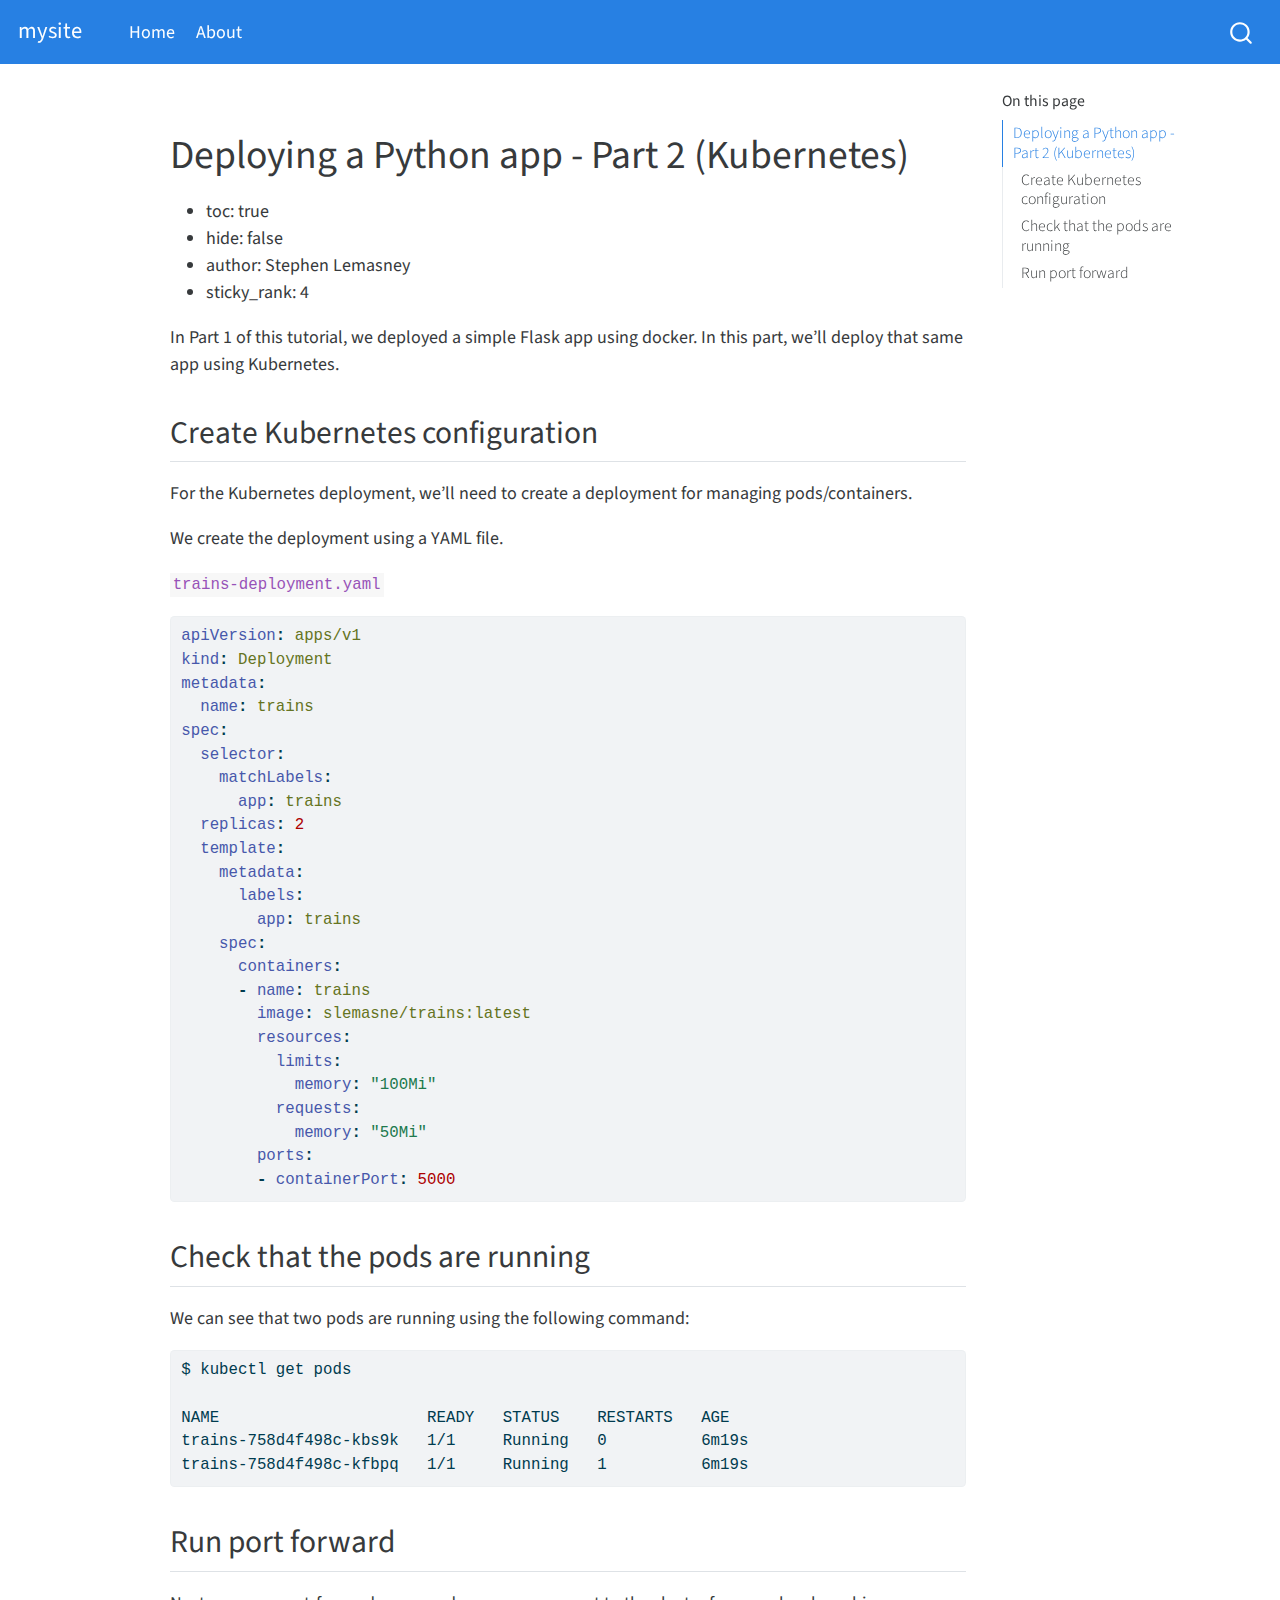
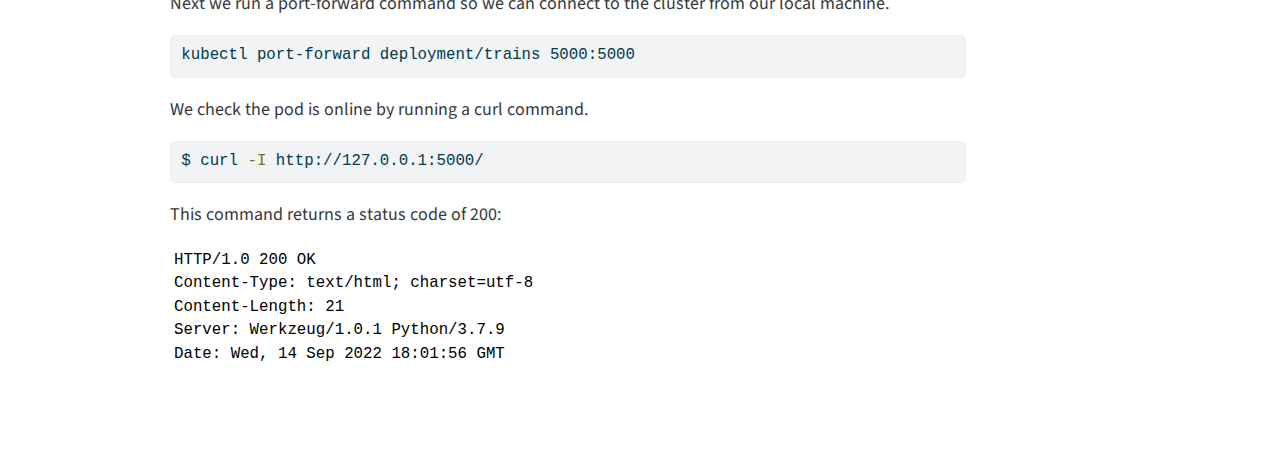
<file: docs/2018-01-04-flask-app-with-k8s.html>
<!DOCTYPE html>
<html xmlns="http://www.w3.org/1999/xhtml" lang="en" xml:lang="en"><head>

<meta charset="utf-8">
<meta name="generator" content="quarto-1.2.335">

<meta name="viewport" content="width=device-width, initial-scale=1.0, user-scalable=yes">


<title>mysite – flask-app-with-k8s</title>
<style>
code{white-space: pre-wrap;}
span.smallcaps{font-variant: small-caps;}
div.columns{display: flex; gap: min(4vw, 1.5em);}
div.column{flex: auto; overflow-x: auto;}
div.hanging-indent{margin-left: 1.5em; text-indent: -1.5em;}
ul.task-list{list-style: none;}
ul.task-list li input[type="checkbox"] {
  width: 0.8em;
  margin: 0 0.8em 0.2em -1.6em;
  vertical-align: middle;
}
pre > code.sourceCode { white-space: pre; position: relative; }
pre > code.sourceCode > span { display: inline-block; line-height: 1.25; }
pre > code.sourceCode > span:empty { height: 1.2em; }
.sourceCode { overflow: visible; }
code.sourceCode > span { color: inherit; text-decoration: inherit; }
div.sourceCode { margin: 1em 0; }
pre.sourceCode { margin: 0; }
@media screen {
div.sourceCode { overflow: auto; }
}
@media print {
pre > code.sourceCode { white-space: pre-wrap; }
pre > code.sourceCode > span { text-indent: -5em; padding-left: 5em; }
}
pre.numberSource code
  { counter-reset: source-line 0; }
pre.numberSource code > span
  { position: relative; left: -4em; counter-increment: source-line; }
pre.numberSource code > span > a:first-child::before
  { content: counter(source-line);
    position: relative; left: -1em; text-align: right; vertical-align: baseline;
    border: none; display: inline-block;
    -webkit-touch-callout: none; -webkit-user-select: none;
    -khtml-user-select: none; -moz-user-select: none;
    -ms-user-select: none; user-select: none;
    padding: 0 4px; width: 4em;
    color: #aaaaaa;
  }
pre.numberSource { margin-left: 3em; border-left: 1px solid #aaaaaa;  padding-left: 4px; }
div.sourceCode
  {   }
@media screen {
pre > code.sourceCode > span > a:first-child::before { text-decoration: underline; }
}
code span.al { color: #ff0000; font-weight: bold; } /* Alert */
code span.an { color: #60a0b0; font-weight: bold; font-style: italic; } /* Annotation */
code span.at { color: #7d9029; } /* Attribute */
code span.bn { color: #40a070; } /* BaseN */
code span.bu { color: #008000; } /* BuiltIn */
code span.cf { color: #007020; font-weight: bold; } /* ControlFlow */
code span.ch { color: #4070a0; } /* Char */
code span.cn { color: #880000; } /* Constant */
code span.co { color: #60a0b0; font-style: italic; } /* Comment */
code span.cv { color: #60a0b0; font-weight: bold; font-style: italic; } /* CommentVar */
code span.do { color: #ba2121; font-style: italic; } /* Documentation */
code span.dt { color: #902000; } /* DataType */
code span.dv { color: #40a070; } /* DecVal */
code span.er { color: #ff0000; font-weight: bold; } /* Error */
code span.ex { } /* Extension */
code span.fl { color: #40a070; } /* Float */
code span.fu { color: #06287e; } /* Function */
code span.im { color: #008000; font-weight: bold; } /* Import */
code span.in { color: #60a0b0; font-weight: bold; font-style: italic; } /* Information */
code span.kw { color: #007020; font-weight: bold; } /* Keyword */
code span.op { color: #666666; } /* Operator */
code span.ot { color: #007020; } /* Other */
code span.pp { color: #bc7a00; } /* Preprocessor */
code span.sc { color: #4070a0; } /* SpecialChar */
code span.ss { color: #bb6688; } /* SpecialString */
code span.st { color: #4070a0; } /* String */
code span.va { color: #19177c; } /* Variable */
code span.vs { color: #4070a0; } /* VerbatimString */
code span.wa { color: #60a0b0; font-weight: bold; font-style: italic; } /* Warning */
</style>


<script src="site_libs/quarto-nav/quarto-nav.js"></script>
<script src="site_libs/quarto-nav/headroom.min.js"></script>
<script src="site_libs/clipboard/clipboard.min.js"></script>
<script src="site_libs/quarto-search/autocomplete.umd.js"></script>
<script src="site_libs/quarto-search/fuse.min.js"></script>
<script src="site_libs/quarto-search/quarto-search.js"></script>
<meta name="quarto:offset" content="./">
<script src="site_libs/quarto-html/quarto.js"></script>
<script src="site_libs/quarto-html/popper.min.js"></script>
<script src="site_libs/quarto-html/tippy.umd.min.js"></script>
<script src="site_libs/quarto-html/anchor.min.js"></script>
<link href="site_libs/quarto-html/tippy.css" rel="stylesheet">
<link href="site_libs/quarto-html/quarto-syntax-highlighting.css" rel="stylesheet" id="quarto-text-highlighting-styles">
<script src="site_libs/bootstrap/bootstrap.min.js"></script>
<link href="site_libs/bootstrap/bootstrap-icons.css" rel="stylesheet">
<link href="site_libs/bootstrap/bootstrap.min.css" rel="stylesheet" id="quarto-bootstrap" data-mode="light">
<script id="quarto-search-options" type="application/json">{
  "location": "navbar",
  "copy-button": false,
  "collapse-after": 3,
  "panel-placement": "end",
  "type": "overlay",
  "limit": 20,
  "language": {
    "search-no-results-text": "No results",
    "search-matching-documents-text": "matching documents",
    "search-copy-link-title": "Copy link to search",
    "search-hide-matches-text": "Hide additional matches",
    "search-more-match-text": "more match in this document",
    "search-more-matches-text": "more matches in this document",
    "search-clear-button-title": "Clear",
    "search-detached-cancel-button-title": "Cancel",
    "search-submit-button-title": "Submit"
  }
}</script>


<link rel="stylesheet" href="styles.css">
</head>

<body class="nav-fixed">

<div id="quarto-search-results"></div>
  <header id="quarto-header" class="headroom fixed-top">
    <nav class="navbar navbar-expand-lg navbar-dark ">
      <div class="navbar-container container-fluid">
      <div class="navbar-brand-container">
    <a class="navbar-brand" href="./index.html">
    <span class="navbar-title">mysite</span>
    </a>
  </div>
          <button class="navbar-toggler" type="button" data-bs-toggle="collapse" data-bs-target="#navbarCollapse" aria-controls="navbarCollapse" aria-expanded="false" aria-label="Toggle navigation" onclick="if (window.quartoToggleHeadroom) { window.quartoToggleHeadroom(); }">
  <span class="navbar-toggler-icon"></span>
</button>
          <div class="collapse navbar-collapse" id="navbarCollapse">
            <ul class="navbar-nav navbar-nav-scroll me-auto">
  <li class="nav-item">
    <a class="nav-link" href="./index.html">
 <span class="menu-text">Home</span></a>
  </li>  
  <li class="nav-item">
    <a class="nav-link" href="./about.html">
 <span class="menu-text">About</span></a>
  </li>  
</ul>
              <div id="quarto-search" class="" title="Search"></div>
          </div> <!-- /navcollapse -->
      </div> <!-- /container-fluid -->
    </nav>
</header>
<!-- content -->
<div id="quarto-content" class="quarto-container page-columns page-rows-contents page-layout-article page-navbar">
<!-- sidebar -->
<!-- margin-sidebar -->
    <div id="quarto-margin-sidebar" class="sidebar margin-sidebar">
        <nav id="TOC" role="doc-toc" class="toc-active">
    <h2 id="toc-title">On this page</h2>
   
  <ul>
  <li><a href="#deploying-a-python-app---part-2-kubernetes" id="toc-deploying-a-python-app---part-2-kubernetes" class="nav-link active" data-scroll-target="#deploying-a-python-app---part-2-kubernetes">Deploying a Python app - Part 2 (Kubernetes)</a>
  <ul class="collapse">
  <li><a href="#create-kubernetes-configuration" id="toc-create-kubernetes-configuration" class="nav-link" data-scroll-target="#create-kubernetes-configuration">Create Kubernetes configuration</a></li>
  <li><a href="#check-that-the-pods-are-running" id="toc-check-that-the-pods-are-running" class="nav-link" data-scroll-target="#check-that-the-pods-are-running">Check that the pods are running</a></li>
  <li><a href="#run-port-forward" id="toc-run-port-forward" class="nav-link" data-scroll-target="#run-port-forward">Run port forward</a></li>
  </ul></li>
  </ul>
</nav>
    </div>
<!-- main -->
<main class="content" id="quarto-document-content">



<section id="deploying-a-python-app---part-2-kubernetes" class="level1">
<h1>Deploying a Python app - Part 2 (Kubernetes)</h1>
<ul>
<li>toc: true</li>
<li>hide: false</li>
<li>author: Stephen Lemasney</li>
<li>sticky_rank: 4</li>
</ul>
<p>In Part 1 of this tutorial, we deployed a simple Flask app using docker. In this part, we’ll deploy that same app using Kubernetes.</p>
<section id="create-kubernetes-configuration" class="level2">
<h2 class="anchored" data-anchor-id="create-kubernetes-configuration">Create Kubernetes configuration</h2>
<p>For the Kubernetes deployment, we’ll need to create a deployment for managing pods/containers.</p>
<p>We create the deployment using a YAML file.</p>
<p><code>trains-deployment.yaml</code></p>
<div class="sourceCode" id="cb1"><pre class="sourceCode yaml code-with-copy"><code class="sourceCode yaml"><span id="cb1-1"><a href="#cb1-1" aria-hidden="true" tabindex="-1"></a><span class="fu">apiVersion</span><span class="kw">:</span><span class="at"> apps/v1</span></span>
<span id="cb1-2"><a href="#cb1-2" aria-hidden="true" tabindex="-1"></a><span class="fu">kind</span><span class="kw">:</span><span class="at"> Deployment</span></span>
<span id="cb1-3"><a href="#cb1-3" aria-hidden="true" tabindex="-1"></a><span class="fu">metadata</span><span class="kw">:</span></span>
<span id="cb1-4"><a href="#cb1-4" aria-hidden="true" tabindex="-1"></a><span class="at">  </span><span class="fu">name</span><span class="kw">:</span><span class="at"> trains</span></span>
<span id="cb1-5"><a href="#cb1-5" aria-hidden="true" tabindex="-1"></a><span class="fu">spec</span><span class="kw">:</span></span>
<span id="cb1-6"><a href="#cb1-6" aria-hidden="true" tabindex="-1"></a><span class="at">  </span><span class="fu">selector</span><span class="kw">:</span></span>
<span id="cb1-7"><a href="#cb1-7" aria-hidden="true" tabindex="-1"></a><span class="at">    </span><span class="fu">matchLabels</span><span class="kw">:</span></span>
<span id="cb1-8"><a href="#cb1-8" aria-hidden="true" tabindex="-1"></a><span class="at">      </span><span class="fu">app</span><span class="kw">:</span><span class="at"> trains</span></span>
<span id="cb1-9"><a href="#cb1-9" aria-hidden="true" tabindex="-1"></a><span class="at">  </span><span class="fu">replicas</span><span class="kw">:</span><span class="at"> </span><span class="dv">2</span></span>
<span id="cb1-10"><a href="#cb1-10" aria-hidden="true" tabindex="-1"></a><span class="at">  </span><span class="fu">template</span><span class="kw">:</span></span>
<span id="cb1-11"><a href="#cb1-11" aria-hidden="true" tabindex="-1"></a><span class="at">    </span><span class="fu">metadata</span><span class="kw">:</span></span>
<span id="cb1-12"><a href="#cb1-12" aria-hidden="true" tabindex="-1"></a><span class="at">      </span><span class="fu">labels</span><span class="kw">:</span></span>
<span id="cb1-13"><a href="#cb1-13" aria-hidden="true" tabindex="-1"></a><span class="at">        </span><span class="fu">app</span><span class="kw">:</span><span class="at"> trains</span></span>
<span id="cb1-14"><a href="#cb1-14" aria-hidden="true" tabindex="-1"></a><span class="at">    </span><span class="fu">spec</span><span class="kw">:</span></span>
<span id="cb1-15"><a href="#cb1-15" aria-hidden="true" tabindex="-1"></a><span class="at">      </span><span class="fu">containers</span><span class="kw">:</span></span>
<span id="cb1-16"><a href="#cb1-16" aria-hidden="true" tabindex="-1"></a><span class="at">      </span><span class="kw">-</span><span class="at"> </span><span class="fu">name</span><span class="kw">:</span><span class="at"> trains</span></span>
<span id="cb1-17"><a href="#cb1-17" aria-hidden="true" tabindex="-1"></a><span class="at">        </span><span class="fu">image</span><span class="kw">:</span><span class="at"> slemasne/trains:latest</span></span>
<span id="cb1-18"><a href="#cb1-18" aria-hidden="true" tabindex="-1"></a><span class="at">        </span><span class="fu">resources</span><span class="kw">:</span></span>
<span id="cb1-19"><a href="#cb1-19" aria-hidden="true" tabindex="-1"></a><span class="at">          </span><span class="fu">limits</span><span class="kw">:</span></span>
<span id="cb1-20"><a href="#cb1-20" aria-hidden="true" tabindex="-1"></a><span class="at">            </span><span class="fu">memory</span><span class="kw">:</span><span class="at"> </span><span class="st">"100Mi"</span></span>
<span id="cb1-21"><a href="#cb1-21" aria-hidden="true" tabindex="-1"></a><span class="at">          </span><span class="fu">requests</span><span class="kw">:</span></span>
<span id="cb1-22"><a href="#cb1-22" aria-hidden="true" tabindex="-1"></a><span class="at">            </span><span class="fu">memory</span><span class="kw">:</span><span class="at"> </span><span class="st">"50Mi"</span></span>
<span id="cb1-23"><a href="#cb1-23" aria-hidden="true" tabindex="-1"></a><span class="at">        </span><span class="fu">ports</span><span class="kw">:</span></span>
<span id="cb1-24"><a href="#cb1-24" aria-hidden="true" tabindex="-1"></a><span class="at">        </span><span class="kw">-</span><span class="at"> </span><span class="fu">containerPort</span><span class="kw">:</span><span class="at"> </span><span class="dv">5000</span></span></code><button title="Copy to Clipboard" class="code-copy-button"><i class="bi"></i></button></pre></div>
</section>
<section id="check-that-the-pods-are-running" class="level2">
<h2 class="anchored" data-anchor-id="check-that-the-pods-are-running">Check that the pods are running</h2>
<p>We can see that two pods are running using the following command:</p>
<div class="sourceCode" id="cb2"><pre class="sourceCode bash code-with-copy"><code class="sourceCode bash"><span id="cb2-1"><a href="#cb2-1" aria-hidden="true" tabindex="-1"></a><span class="ex">$</span> kubectl get pods</span>
<span id="cb2-2"><a href="#cb2-2" aria-hidden="true" tabindex="-1"></a></span>
<span id="cb2-3"><a href="#cb2-3" aria-hidden="true" tabindex="-1"></a><span class="ex">NAME</span>                      READY   STATUS    RESTARTS   AGE</span>
<span id="cb2-4"><a href="#cb2-4" aria-hidden="true" tabindex="-1"></a><span class="ex">trains-758d4f498c-kbs9k</span>   1/1     Running   0          6m19s</span>
<span id="cb2-5"><a href="#cb2-5" aria-hidden="true" tabindex="-1"></a><span class="ex">trains-758d4f498c-kfbpq</span>   1/1     Running   1          6m19s</span></code><button title="Copy to Clipboard" class="code-copy-button"><i class="bi"></i></button></pre></div>
</section>
<section id="run-port-forward" class="level2">
<h2 class="anchored" data-anchor-id="run-port-forward">Run port forward</h2>
<p>Next we run a port-forward command so we can connect to the cluster from our local machine.</p>
<div class="sourceCode" id="cb3"><pre class="sourceCode bash code-with-copy"><code class="sourceCode bash"><span id="cb3-1"><a href="#cb3-1" aria-hidden="true" tabindex="-1"></a><span class="ex">kubectl</span> port-forward deployment/trains 5000:5000</span></code><button title="Copy to Clipboard" class="code-copy-button"><i class="bi"></i></button></pre></div>
<p>We check the pod is online by running a curl command.</p>
<div class="sourceCode" id="cb4"><pre class="sourceCode bash code-with-copy"><code class="sourceCode bash"><span id="cb4-1"><a href="#cb4-1" aria-hidden="true" tabindex="-1"></a><span class="ex">$</span> curl <span class="at">-I</span> http://127.0.0.1:5000/</span></code><button title="Copy to Clipboard" class="code-copy-button"><i class="bi"></i></button></pre></div>
<p>This command returns a status code of 200:</p>
<pre><code>HTTP/1.0 200 OK
Content-Type: text/html; charset=utf-8
Content-Length: 21
Server: Werkzeug/1.0.1 Python/3.7.9
Date: Wed, 14 Sep 2022 18:01:56 GMT</code></pre>


</section>
</section>

</main> <!-- /main -->
<script id="quarto-html-after-body" type="application/javascript">
window.document.addEventListener("DOMContentLoaded", function (event) {
  const toggleBodyColorMode = (bsSheetEl) => {
    const mode = bsSheetEl.getAttribute("data-mode");
    const bodyEl = window.document.querySelector("body");
    if (mode === "dark") {
      bodyEl.classList.add("quarto-dark");
      bodyEl.classList.remove("quarto-light");
    } else {
      bodyEl.classList.add("quarto-light");
      bodyEl.classList.remove("quarto-dark");
    }
  }
  const toggleBodyColorPrimary = () => {
    const bsSheetEl = window.document.querySelector("link#quarto-bootstrap");
    if (bsSheetEl) {
      toggleBodyColorMode(bsSheetEl);
    }
  }
  toggleBodyColorPrimary();  
  const icon = "";
  const anchorJS = new window.AnchorJS();
  anchorJS.options = {
    placement: 'right',
    icon: icon
  };
  anchorJS.add('.anchored');
  const clipboard = new window.ClipboardJS('.code-copy-button', {
    target: function(trigger) {
      return trigger.previousElementSibling;
    }
  });
  clipboard.on('success', function(e) {
    // button target
    const button = e.trigger;
    // don't keep focus
    button.blur();
    // flash "checked"
    button.classList.add('code-copy-button-checked');
    var currentTitle = button.getAttribute("title");
    button.setAttribute("title", "Copied!");
    let tooltip;
    if (window.bootstrap) {
      button.setAttribute("data-bs-toggle", "tooltip");
      button.setAttribute("data-bs-placement", "left");
      button.setAttribute("data-bs-title", "Copied!");
      tooltip = new bootstrap.Tooltip(button, 
        { trigger: "manual", 
          customClass: "code-copy-button-tooltip",
          offset: [0, -8]});
      tooltip.show();    
    }
    setTimeout(function() {
      if (tooltip) {
        tooltip.hide();
        button.removeAttribute("data-bs-title");
        button.removeAttribute("data-bs-toggle");
        button.removeAttribute("data-bs-placement");
      }
      button.setAttribute("title", currentTitle);
      button.classList.remove('code-copy-button-checked');
    }, 1000);
    // clear code selection
    e.clearSelection();
  });
  function tippyHover(el, contentFn) {
    const config = {
      allowHTML: true,
      content: contentFn,
      maxWidth: 500,
      delay: 100,
      arrow: false,
      appendTo: function(el) {
          return el.parentElement;
      },
      interactive: true,
      interactiveBorder: 10,
      theme: 'quarto',
      placement: 'bottom-start'
    };
    window.tippy(el, config); 
  }
  const noterefs = window.document.querySelectorAll('a[role="doc-noteref"]');
  for (var i=0; i<noterefs.length; i++) {
    const ref = noterefs[i];
    tippyHover(ref, function() {
      // use id or data attribute instead here
      let href = ref.getAttribute('data-footnote-href') || ref.getAttribute('href');
      try { href = new URL(href).hash; } catch {}
      const id = href.replace(/^#\/?/, "");
      const note = window.document.getElementById(id);
      return note.innerHTML;
    });
  }
  const findCites = (el) => {
    const parentEl = el.parentElement;
    if (parentEl) {
      const cites = parentEl.dataset.cites;
      if (cites) {
        return {
          el,
          cites: cites.split(' ')
        };
      } else {
        return findCites(el.parentElement)
      }
    } else {
      return undefined;
    }
  };
  var bibliorefs = window.document.querySelectorAll('a[role="doc-biblioref"]');
  for (var i=0; i<bibliorefs.length; i++) {
    const ref = bibliorefs[i];
    const citeInfo = findCites(ref);
    if (citeInfo) {
      tippyHover(citeInfo.el, function() {
        var popup = window.document.createElement('div');
        citeInfo.cites.forEach(function(cite) {
          var citeDiv = window.document.createElement('div');
          citeDiv.classList.add('hanging-indent');
          citeDiv.classList.add('csl-entry');
          var biblioDiv = window.document.getElementById('ref-' + cite);
          if (biblioDiv) {
            citeDiv.innerHTML = biblioDiv.innerHTML;
          }
          popup.appendChild(citeDiv);
        });
        return popup.innerHTML;
      });
    }
  }
});
</script>
</div> <!-- /content -->



</body></html>
</file>
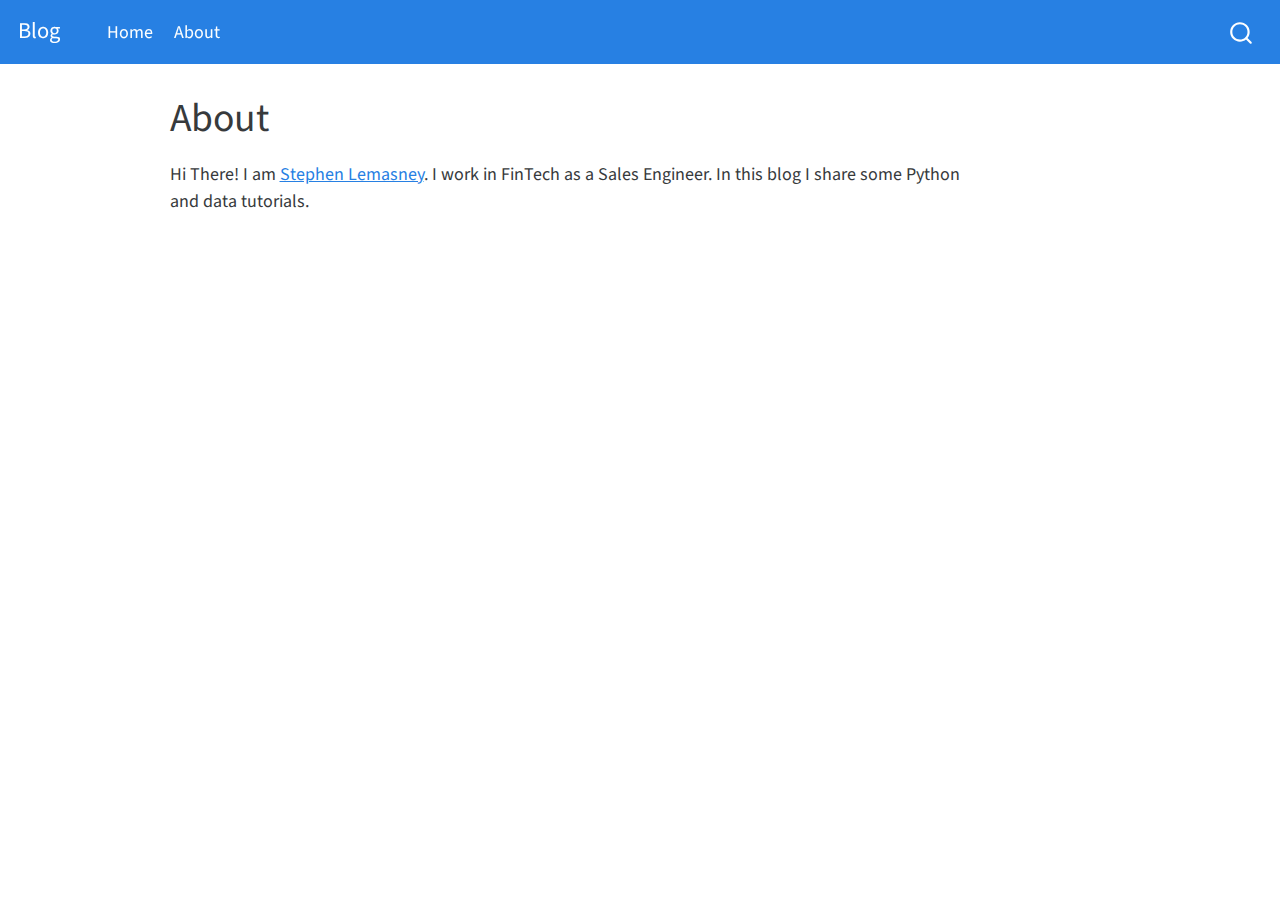
<file: docs/about.html>
<!DOCTYPE html>
<html xmlns="http://www.w3.org/1999/xhtml" lang="en" xml:lang="en"><head>

<meta charset="utf-8">
<meta name="generator" content="quarto-1.2.335">

<meta name="viewport" content="width=device-width, initial-scale=1.0, user-scalable=yes">


<title>Blog - About</title>
<style>
code{white-space: pre-wrap;}
span.smallcaps{font-variant: small-caps;}
div.columns{display: flex; gap: min(4vw, 1.5em);}
div.column{flex: auto; overflow-x: auto;}
div.hanging-indent{margin-left: 1.5em; text-indent: -1.5em;}
ul.task-list{list-style: none;}
ul.task-list li input[type="checkbox"] {
  width: 0.8em;
  margin: 0 0.8em 0.2em -1.6em;
  vertical-align: middle;
}
</style>


<script src="site_libs/quarto-nav/quarto-nav.js"></script>
<script src="site_libs/quarto-nav/headroom.min.js"></script>
<script src="site_libs/clipboard/clipboard.min.js"></script>
<script src="site_libs/quarto-search/autocomplete.umd.js"></script>
<script src="site_libs/quarto-search/fuse.min.js"></script>
<script src="site_libs/quarto-search/quarto-search.js"></script>
<meta name="quarto:offset" content="./">
<script src="site_libs/quarto-html/quarto.js"></script>
<script src="site_libs/quarto-html/popper.min.js"></script>
<script src="site_libs/quarto-html/tippy.umd.min.js"></script>
<script src="site_libs/quarto-html/anchor.min.js"></script>
<link href="site_libs/quarto-html/tippy.css" rel="stylesheet">
<link href="site_libs/quarto-html/quarto-syntax-highlighting.css" rel="stylesheet" id="quarto-text-highlighting-styles">
<script src="site_libs/bootstrap/bootstrap.min.js"></script>
<link href="site_libs/bootstrap/bootstrap-icons.css" rel="stylesheet">
<link href="site_libs/bootstrap/bootstrap.min.css" rel="stylesheet" id="quarto-bootstrap" data-mode="light">
<script id="quarto-search-options" type="application/json">{
  "location": "navbar",
  "copy-button": false,
  "collapse-after": 3,
  "panel-placement": "end",
  "type": "overlay",
  "limit": 20,
  "language": {
    "search-no-results-text": "No results",
    "search-matching-documents-text": "matching documents",
    "search-copy-link-title": "Copy link to search",
    "search-hide-matches-text": "Hide additional matches",
    "search-more-match-text": "more match in this document",
    "search-more-matches-text": "more matches in this document",
    "search-clear-button-title": "Clear",
    "search-detached-cancel-button-title": "Cancel",
    "search-submit-button-title": "Submit"
  }
}</script>


<link rel="stylesheet" href="styles.css">
</head>

<body class="nav-fixed">

<div id="quarto-search-results"></div>
  <header id="quarto-header" class="headroom fixed-top">
    <nav class="navbar navbar-expand-lg navbar-dark ">
      <div class="navbar-container container-fluid">
      <div class="navbar-brand-container">
    <a class="navbar-brand" href="./index.html">
    <span class="navbar-title">Blog</span>
    </a>
  </div>
          <button class="navbar-toggler" type="button" data-bs-toggle="collapse" data-bs-target="#navbarCollapse" aria-controls="navbarCollapse" aria-expanded="false" aria-label="Toggle navigation" onclick="if (window.quartoToggleHeadroom) { window.quartoToggleHeadroom(); }">
  <span class="navbar-toggler-icon"></span>
</button>
          <div class="collapse navbar-collapse" id="navbarCollapse">
            <ul class="navbar-nav navbar-nav-scroll me-auto">
  <li class="nav-item">
    <a class="nav-link" href="./index.html">
 <span class="menu-text">Home</span></a>
  </li>  
  <li class="nav-item">
    <a class="nav-link active" href="./about.html" aria-current="page">
 <span class="menu-text">About</span></a>
  </li>  
</ul>
              <div id="quarto-search" class="" title="Search"></div>
          </div> <!-- /navcollapse -->
      </div> <!-- /container-fluid -->
    </nav>
</header>
<!-- content -->
<div id="quarto-content" class="quarto-container page-columns page-rows-contents page-layout-article page-navbar">
<!-- sidebar -->
<!-- margin-sidebar -->
    <div id="quarto-margin-sidebar" class="sidebar margin-sidebar">
        
    </div>
<!-- main -->
<main class="content" id="quarto-document-content">

<header id="title-block-header" class="quarto-title-block default">
<div class="quarto-title">
<h1 class="title">About</h1>
</div>



<div class="quarto-title-meta">

    
  
    
  </div>
  

</header>

<p>Hi There! I am <a href="https://www.linkedin.com/in/stephen-lemasney/">Stephen Lemasney</a>. I work in FinTech as a Sales Engineer. In this blog I share some Python and data tutorials.</p>



</main> <!-- /main -->
<script id="quarto-html-after-body" type="application/javascript">
window.document.addEventListener("DOMContentLoaded", function (event) {
  const toggleBodyColorMode = (bsSheetEl) => {
    const mode = bsSheetEl.getAttribute("data-mode");
    const bodyEl = window.document.querySelector("body");
    if (mode === "dark") {
      bodyEl.classList.add("quarto-dark");
      bodyEl.classList.remove("quarto-light");
    } else {
      bodyEl.classList.add("quarto-light");
      bodyEl.classList.remove("quarto-dark");
    }
  }
  const toggleBodyColorPrimary = () => {
    const bsSheetEl = window.document.querySelector("link#quarto-bootstrap");
    if (bsSheetEl) {
      toggleBodyColorMode(bsSheetEl);
    }
  }
  toggleBodyColorPrimary();  
  const icon = "";
  const anchorJS = new window.AnchorJS();
  anchorJS.options = {
    placement: 'right',
    icon: icon
  };
  anchorJS.add('.anchored');
  const clipboard = new window.ClipboardJS('.code-copy-button', {
    target: function(trigger) {
      return trigger.previousElementSibling;
    }
  });
  clipboard.on('success', function(e) {
    // button target
    const button = e.trigger;
    // don't keep focus
    button.blur();
    // flash "checked"
    button.classList.add('code-copy-button-checked');
    var currentTitle = button.getAttribute("title");
    button.setAttribute("title", "Copied!");
    let tooltip;
    if (window.bootstrap) {
      button.setAttribute("data-bs-toggle", "tooltip");
      button.setAttribute("data-bs-placement", "left");
      button.setAttribute("data-bs-title", "Copied!");
      tooltip = new bootstrap.Tooltip(button, 
        { trigger: "manual", 
          customClass: "code-copy-button-tooltip",
          offset: [0, -8]});
      tooltip.show();    
    }
    setTimeout(function() {
      if (tooltip) {
        tooltip.hide();
        button.removeAttribute("data-bs-title");
        button.removeAttribute("data-bs-toggle");
        button.removeAttribute("data-bs-placement");
      }
      button.setAttribute("title", currentTitle);
      button.classList.remove('code-copy-button-checked');
    }, 1000);
    // clear code selection
    e.clearSelection();
  });
  function tippyHover(el, contentFn) {
    const config = {
      allowHTML: true,
      content: contentFn,
      maxWidth: 500,
      delay: 100,
      arrow: false,
      appendTo: function(el) {
          return el.parentElement;
      },
      interactive: true,
      interactiveBorder: 10,
      theme: 'quarto',
      placement: 'bottom-start'
    };
    window.tippy(el, config); 
  }
  const noterefs = window.document.querySelectorAll('a[role="doc-noteref"]');
  for (var i=0; i<noterefs.length; i++) {
    const ref = noterefs[i];
    tippyHover(ref, function() {
      // use id or data attribute instead here
      let href = ref.getAttribute('data-footnote-href') || ref.getAttribute('href');
      try { href = new URL(href).hash; } catch {}
      const id = href.replace(/^#\/?/, "");
      const note = window.document.getElementById(id);
      return note.innerHTML;
    });
  }
  const findCites = (el) => {
    const parentEl = el.parentElement;
    if (parentEl) {
      const cites = parentEl.dataset.cites;
      if (cites) {
        return {
          el,
          cites: cites.split(' ')
        };
      } else {
        return findCites(el.parentElement)
      }
    } else {
      return undefined;
    }
  };
  var bibliorefs = window.document.querySelectorAll('a[role="doc-biblioref"]');
  for (var i=0; i<bibliorefs.length; i++) {
    const ref = bibliorefs[i];
    const citeInfo = findCites(ref);
    if (citeInfo) {
      tippyHover(citeInfo.el, function() {
        var popup = window.document.createElement('div');
        citeInfo.cites.forEach(function(cite) {
          var citeDiv = window.document.createElement('div');
          citeDiv.classList.add('hanging-indent');
          citeDiv.classList.add('csl-entry');
          var biblioDiv = window.document.getElementById('ref-' + cite);
          if (biblioDiv) {
            citeDiv.innerHTML = biblioDiv.innerHTML;
          }
          popup.appendChild(citeDiv);
        });
        return popup.innerHTML;
      });
    }
  }
});
</script>
</div> <!-- /content -->



</body></html>
</file>
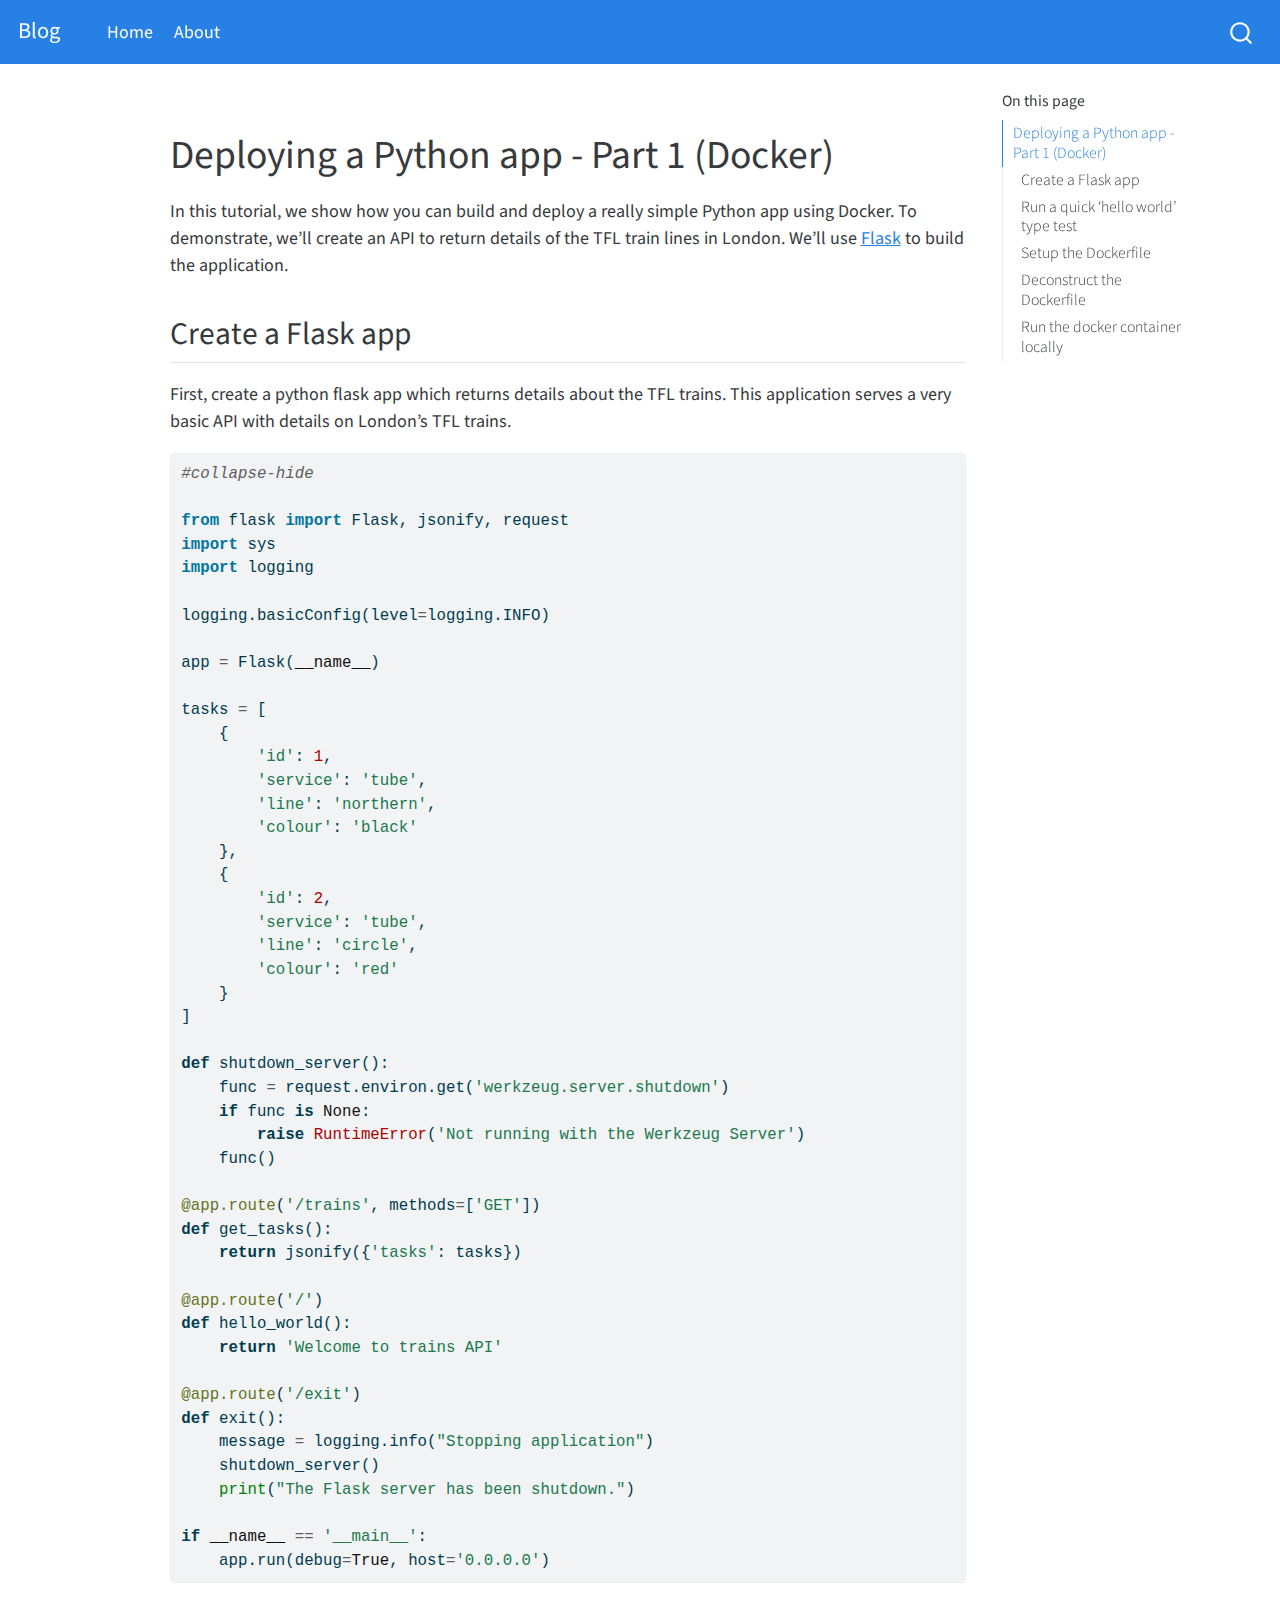
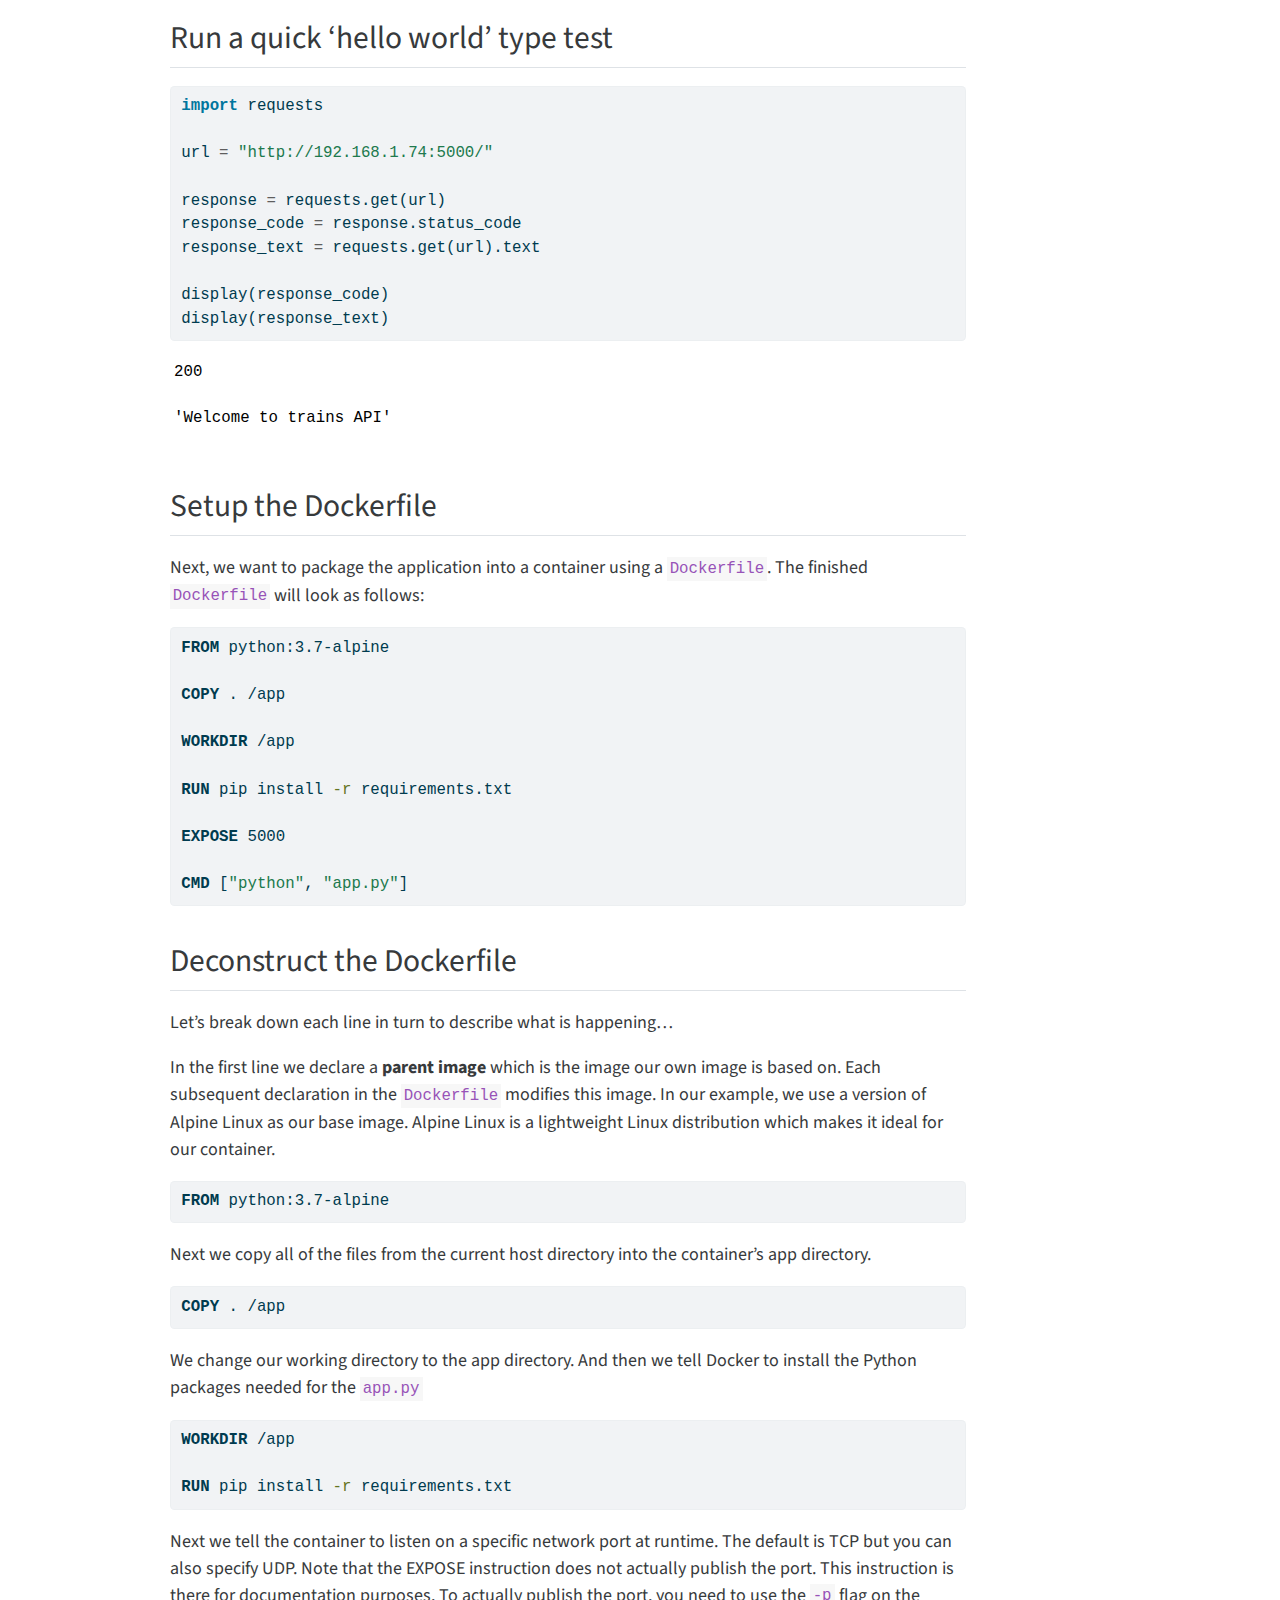
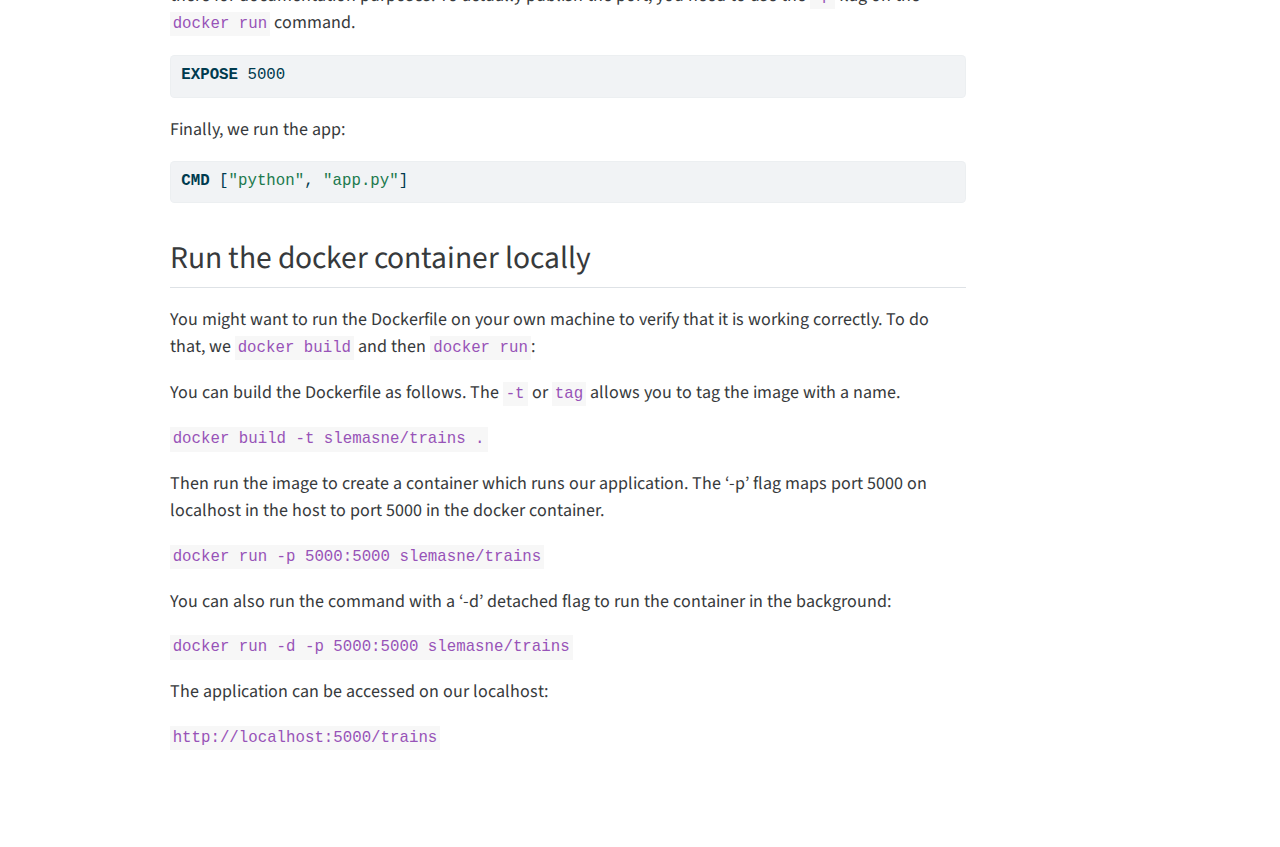
<file: docs/flask-app-with-docker.html>
<!DOCTYPE html>
<html xmlns="http://www.w3.org/1999/xhtml" lang="en" xml:lang="en"><head>

<meta charset="utf-8">
<meta name="generator" content="quarto-1.2.335">

<meta name="viewport" content="width=device-width, initial-scale=1.0, user-scalable=yes">


<title>Blog – flask-app-with-docker</title>
<style>
code{white-space: pre-wrap;}
span.smallcaps{font-variant: small-caps;}
div.columns{display: flex; gap: min(4vw, 1.5em);}
div.column{flex: auto; overflow-x: auto;}
div.hanging-indent{margin-left: 1.5em; text-indent: -1.5em;}
ul.task-list{list-style: none;}
ul.task-list li input[type="checkbox"] {
  width: 0.8em;
  margin: 0 0.8em 0.2em -1.6em;
  vertical-align: middle;
}
pre > code.sourceCode { white-space: pre; position: relative; }
pre > code.sourceCode > span { display: inline-block; line-height: 1.25; }
pre > code.sourceCode > span:empty { height: 1.2em; }
.sourceCode { overflow: visible; }
code.sourceCode > span { color: inherit; text-decoration: inherit; }
div.sourceCode { margin: 1em 0; }
pre.sourceCode { margin: 0; }
@media screen {
div.sourceCode { overflow: auto; }
}
@media print {
pre > code.sourceCode { white-space: pre-wrap; }
pre > code.sourceCode > span { text-indent: -5em; padding-left: 5em; }
}
pre.numberSource code
  { counter-reset: source-line 0; }
pre.numberSource code > span
  { position: relative; left: -4em; counter-increment: source-line; }
pre.numberSource code > span > a:first-child::before
  { content: counter(source-line);
    position: relative; left: -1em; text-align: right; vertical-align: baseline;
    border: none; display: inline-block;
    -webkit-touch-callout: none; -webkit-user-select: none;
    -khtml-user-select: none; -moz-user-select: none;
    -ms-user-select: none; user-select: none;
    padding: 0 4px; width: 4em;
    color: #aaaaaa;
  }
pre.numberSource { margin-left: 3em; border-left: 1px solid #aaaaaa;  padding-left: 4px; }
div.sourceCode
  {   }
@media screen {
pre > code.sourceCode > span > a:first-child::before { text-decoration: underline; }
}
code span.al { color: #ff0000; font-weight: bold; } /* Alert */
code span.an { color: #60a0b0; font-weight: bold; font-style: italic; } /* Annotation */
code span.at { color: #7d9029; } /* Attribute */
code span.bn { color: #40a070; } /* BaseN */
code span.bu { color: #008000; } /* BuiltIn */
code span.cf { color: #007020; font-weight: bold; } /* ControlFlow */
code span.ch { color: #4070a0; } /* Char */
code span.cn { color: #880000; } /* Constant */
code span.co { color: #60a0b0; font-style: italic; } /* Comment */
code span.cv { color: #60a0b0; font-weight: bold; font-style: italic; } /* CommentVar */
code span.do { color: #ba2121; font-style: italic; } /* Documentation */
code span.dt { color: #902000; } /* DataType */
code span.dv { color: #40a070; } /* DecVal */
code span.er { color: #ff0000; font-weight: bold; } /* Error */
code span.ex { } /* Extension */
code span.fl { color: #40a070; } /* Float */
code span.fu { color: #06287e; } /* Function */
code span.im { color: #008000; font-weight: bold; } /* Import */
code span.in { color: #60a0b0; font-weight: bold; font-style: italic; } /* Information */
code span.kw { color: #007020; font-weight: bold; } /* Keyword */
code span.op { color: #666666; } /* Operator */
code span.ot { color: #007020; } /* Other */
code span.pp { color: #bc7a00; } /* Preprocessor */
code span.sc { color: #4070a0; } /* SpecialChar */
code span.ss { color: #bb6688; } /* SpecialString */
code span.st { color: #4070a0; } /* String */
code span.va { color: #19177c; } /* Variable */
code span.vs { color: #4070a0; } /* VerbatimString */
code span.wa { color: #60a0b0; font-weight: bold; font-style: italic; } /* Warning */
</style>


<script src="site_libs/quarto-nav/quarto-nav.js"></script>
<script src="site_libs/quarto-nav/headroom.min.js"></script>
<script src="site_libs/clipboard/clipboard.min.js"></script>
<script src="site_libs/quarto-search/autocomplete.umd.js"></script>
<script src="site_libs/quarto-search/fuse.min.js"></script>
<script src="site_libs/quarto-search/quarto-search.js"></script>
<meta name="quarto:offset" content="./">
<script src="site_libs/quarto-html/quarto.js"></script>
<script src="site_libs/quarto-html/popper.min.js"></script>
<script src="site_libs/quarto-html/tippy.umd.min.js"></script>
<script src="site_libs/quarto-html/anchor.min.js"></script>
<link href="site_libs/quarto-html/tippy.css" rel="stylesheet">
<link href="site_libs/quarto-html/quarto-syntax-highlighting.css" rel="stylesheet" id="quarto-text-highlighting-styles">
<script src="site_libs/bootstrap/bootstrap.min.js"></script>
<link href="site_libs/bootstrap/bootstrap-icons.css" rel="stylesheet">
<link href="site_libs/bootstrap/bootstrap.min.css" rel="stylesheet" id="quarto-bootstrap" data-mode="light">
<script id="quarto-search-options" type="application/json">{
  "location": "navbar",
  "copy-button": false,
  "collapse-after": 3,
  "panel-placement": "end",
  "type": "overlay",
  "limit": 20,
  "language": {
    "search-no-results-text": "No results",
    "search-matching-documents-text": "matching documents",
    "search-copy-link-title": "Copy link to search",
    "search-hide-matches-text": "Hide additional matches",
    "search-more-match-text": "more match in this document",
    "search-more-matches-text": "more matches in this document",
    "search-clear-button-title": "Clear",
    "search-detached-cancel-button-title": "Cancel",
    "search-submit-button-title": "Submit"
  }
}</script>


<link rel="stylesheet" href="styles.css">
</head>

<body class="nav-fixed">

<div id="quarto-search-results"></div>
  <header id="quarto-header" class="headroom fixed-top">
    <nav class="navbar navbar-expand-lg navbar-dark ">
      <div class="navbar-container container-fluid">
      <div class="navbar-brand-container">
    <a class="navbar-brand" href="./index.html">
    <span class="navbar-title">Blog</span>
    </a>
  </div>
          <button class="navbar-toggler" type="button" data-bs-toggle="collapse" data-bs-target="#navbarCollapse" aria-controls="navbarCollapse" aria-expanded="false" aria-label="Toggle navigation" onclick="if (window.quartoToggleHeadroom) { window.quartoToggleHeadroom(); }">
  <span class="navbar-toggler-icon"></span>
</button>
          <div class="collapse navbar-collapse" id="navbarCollapse">
            <ul class="navbar-nav navbar-nav-scroll me-auto">
  <li class="nav-item">
    <a class="nav-link" href="./index.html">
 <span class="menu-text">Home</span></a>
  </li>  
  <li class="nav-item">
    <a class="nav-link" href="./about.html">
 <span class="menu-text">About</span></a>
  </li>  
</ul>
              <div id="quarto-search" class="" title="Search"></div>
          </div> <!-- /navcollapse -->
      </div> <!-- /container-fluid -->
    </nav>
</header>
<!-- content -->
<div id="quarto-content" class="quarto-container page-columns page-rows-contents page-layout-article page-navbar">
<!-- sidebar -->
<!-- margin-sidebar -->
    <div id="quarto-margin-sidebar" class="sidebar margin-sidebar">
        <nav id="TOC" role="doc-toc" class="toc-active">
    <h2 id="toc-title">On this page</h2>
   
  <ul>
  <li><a href="#deploying-a-python-app---part-1-docker" id="toc-deploying-a-python-app---part-1-docker" class="nav-link active" data-scroll-target="#deploying-a-python-app---part-1-docker">Deploying a Python app - Part 1 (Docker)</a>
  <ul class="collapse">
  <li><a href="#create-a-flask-app" id="toc-create-a-flask-app" class="nav-link" data-scroll-target="#create-a-flask-app">Create a Flask app</a></li>
  <li><a href="#run-a-quick-hello-world-type-test" id="toc-run-a-quick-hello-world-type-test" class="nav-link" data-scroll-target="#run-a-quick-hello-world-type-test">Run a quick ‘hello world’ type test</a></li>
  <li><a href="#setup-the-dockerfile" id="toc-setup-the-dockerfile" class="nav-link" data-scroll-target="#setup-the-dockerfile">Setup the Dockerfile</a></li>
  <li><a href="#deconstruct-the-dockerfile" id="toc-deconstruct-the-dockerfile" class="nav-link" data-scroll-target="#deconstruct-the-dockerfile">Deconstruct the Dockerfile</a></li>
  <li><a href="#run-the-docker-container-locally" id="toc-run-the-docker-container-locally" class="nav-link" data-scroll-target="#run-the-docker-container-locally">Run the docker container locally</a></li>
  </ul></li>
  </ul>
</nav>
    </div>
<!-- main -->
<main class="content" id="quarto-document-content">



<section id="deploying-a-python-app---part-1-docker" class="level1">
<h1>Deploying a Python app - Part 1 (Docker)</h1>
<p>In this tutorial, we show how you can build and deploy a really simple Python app using Docker. To demonstrate, we’ll create an API to return details of the TFL train lines in London. We’ll use <a href="https://flask.palletsprojects.com/en/2.2.x/">Flask</a> to build the application.</p>
<section id="create-a-flask-app" class="level2">
<h2 class="anchored" data-anchor-id="create-a-flask-app">Create a Flask app</h2>
<p>First, create a python flask app which returns details about the TFL trains. This application serves a very basic API with details on London’s TFL trains.</p>
<div class="cell">
<div class="sourceCode cell-code" id="cb1"><pre class="sourceCode python code-with-copy"><code class="sourceCode python"><span id="cb1-1"><a href="#cb1-1" aria-hidden="true" tabindex="-1"></a><span class="co">#collapse-hide</span></span>
<span id="cb1-2"><a href="#cb1-2" aria-hidden="true" tabindex="-1"></a></span>
<span id="cb1-3"><a href="#cb1-3" aria-hidden="true" tabindex="-1"></a><span class="im">from</span> flask <span class="im">import</span> Flask, jsonify, request</span>
<span id="cb1-4"><a href="#cb1-4" aria-hidden="true" tabindex="-1"></a><span class="im">import</span> sys</span>
<span id="cb1-5"><a href="#cb1-5" aria-hidden="true" tabindex="-1"></a><span class="im">import</span> logging</span>
<span id="cb1-6"><a href="#cb1-6" aria-hidden="true" tabindex="-1"></a></span>
<span id="cb1-7"><a href="#cb1-7" aria-hidden="true" tabindex="-1"></a>logging.basicConfig(level<span class="op">=</span>logging.INFO)</span>
<span id="cb1-8"><a href="#cb1-8" aria-hidden="true" tabindex="-1"></a></span>
<span id="cb1-9"><a href="#cb1-9" aria-hidden="true" tabindex="-1"></a>app <span class="op">=</span> Flask(<span class="va">__name__</span>)</span>
<span id="cb1-10"><a href="#cb1-10" aria-hidden="true" tabindex="-1"></a></span>
<span id="cb1-11"><a href="#cb1-11" aria-hidden="true" tabindex="-1"></a>tasks <span class="op">=</span> [</span>
<span id="cb1-12"><a href="#cb1-12" aria-hidden="true" tabindex="-1"></a>    {</span>
<span id="cb1-13"><a href="#cb1-13" aria-hidden="true" tabindex="-1"></a>        <span class="st">'id'</span>: <span class="dv">1</span>,</span>
<span id="cb1-14"><a href="#cb1-14" aria-hidden="true" tabindex="-1"></a>        <span class="st">'service'</span>: <span class="st">'tube'</span>,</span>
<span id="cb1-15"><a href="#cb1-15" aria-hidden="true" tabindex="-1"></a>        <span class="st">'line'</span>: <span class="st">'northern'</span>,</span>
<span id="cb1-16"><a href="#cb1-16" aria-hidden="true" tabindex="-1"></a>        <span class="st">'colour'</span>: <span class="st">'black'</span></span>
<span id="cb1-17"><a href="#cb1-17" aria-hidden="true" tabindex="-1"></a>    },</span>
<span id="cb1-18"><a href="#cb1-18" aria-hidden="true" tabindex="-1"></a>    {</span>
<span id="cb1-19"><a href="#cb1-19" aria-hidden="true" tabindex="-1"></a>        <span class="st">'id'</span>: <span class="dv">2</span>,</span>
<span id="cb1-20"><a href="#cb1-20" aria-hidden="true" tabindex="-1"></a>        <span class="st">'service'</span>: <span class="st">'tube'</span>,</span>
<span id="cb1-21"><a href="#cb1-21" aria-hidden="true" tabindex="-1"></a>        <span class="st">'line'</span>: <span class="st">'circle'</span>,</span>
<span id="cb1-22"><a href="#cb1-22" aria-hidden="true" tabindex="-1"></a>        <span class="st">'colour'</span>: <span class="st">'red'</span></span>
<span id="cb1-23"><a href="#cb1-23" aria-hidden="true" tabindex="-1"></a>    }</span>
<span id="cb1-24"><a href="#cb1-24" aria-hidden="true" tabindex="-1"></a>]</span>
<span id="cb1-25"><a href="#cb1-25" aria-hidden="true" tabindex="-1"></a></span>
<span id="cb1-26"><a href="#cb1-26" aria-hidden="true" tabindex="-1"></a><span class="kw">def</span> shutdown_server():</span>
<span id="cb1-27"><a href="#cb1-27" aria-hidden="true" tabindex="-1"></a>    func <span class="op">=</span> request.environ.get(<span class="st">'werkzeug.server.shutdown'</span>)</span>
<span id="cb1-28"><a href="#cb1-28" aria-hidden="true" tabindex="-1"></a>    <span class="cf">if</span> func <span class="kw">is</span> <span class="va">None</span>:</span>
<span id="cb1-29"><a href="#cb1-29" aria-hidden="true" tabindex="-1"></a>        <span class="cf">raise</span> <span class="pp">RuntimeError</span>(<span class="st">'Not running with the Werkzeug Server'</span>)</span>
<span id="cb1-30"><a href="#cb1-30" aria-hidden="true" tabindex="-1"></a>    func()</span>
<span id="cb1-31"><a href="#cb1-31" aria-hidden="true" tabindex="-1"></a></span>
<span id="cb1-32"><a href="#cb1-32" aria-hidden="true" tabindex="-1"></a><span class="at">@app.route</span>(<span class="st">'/trains'</span>, methods<span class="op">=</span>[<span class="st">'GET'</span>])</span>
<span id="cb1-33"><a href="#cb1-33" aria-hidden="true" tabindex="-1"></a><span class="kw">def</span> get_tasks():</span>
<span id="cb1-34"><a href="#cb1-34" aria-hidden="true" tabindex="-1"></a>    <span class="cf">return</span> jsonify({<span class="st">'tasks'</span>: tasks})</span>
<span id="cb1-35"><a href="#cb1-35" aria-hidden="true" tabindex="-1"></a></span>
<span id="cb1-36"><a href="#cb1-36" aria-hidden="true" tabindex="-1"></a><span class="at">@app.route</span>(<span class="st">'/'</span>)</span>
<span id="cb1-37"><a href="#cb1-37" aria-hidden="true" tabindex="-1"></a><span class="kw">def</span> hello_world():</span>
<span id="cb1-38"><a href="#cb1-38" aria-hidden="true" tabindex="-1"></a>    <span class="cf">return</span> <span class="st">'Welcome to trains API'</span></span>
<span id="cb1-39"><a href="#cb1-39" aria-hidden="true" tabindex="-1"></a></span>
<span id="cb1-40"><a href="#cb1-40" aria-hidden="true" tabindex="-1"></a><span class="at">@app.route</span>(<span class="st">'/exit'</span>)</span>
<span id="cb1-41"><a href="#cb1-41" aria-hidden="true" tabindex="-1"></a><span class="kw">def</span> exit():</span>
<span id="cb1-42"><a href="#cb1-42" aria-hidden="true" tabindex="-1"></a>    message <span class="op">=</span> logging.info(<span class="st">"Stopping application"</span>)</span>
<span id="cb1-43"><a href="#cb1-43" aria-hidden="true" tabindex="-1"></a>    shutdown_server()</span>
<span id="cb1-44"><a href="#cb1-44" aria-hidden="true" tabindex="-1"></a>    <span class="bu">print</span>(<span class="st">"The Flask server has been shutdown."</span>)</span>
<span id="cb1-45"><a href="#cb1-45" aria-hidden="true" tabindex="-1"></a></span>
<span id="cb1-46"><a href="#cb1-46" aria-hidden="true" tabindex="-1"></a><span class="cf">if</span> <span class="va">__name__</span> <span class="op">==</span> <span class="st">'__main__'</span>:</span>
<span id="cb1-47"><a href="#cb1-47" aria-hidden="true" tabindex="-1"></a>    app.run(debug<span class="op">=</span><span class="va">True</span>, host<span class="op">=</span><span class="st">'0.0.0.0'</span>)</span></code><button title="Copy to Clipboard" class="code-copy-button"><i class="bi"></i></button></pre></div>
</div>
</section>
<section id="run-a-quick-hello-world-type-test" class="level2">
<h2 class="anchored" data-anchor-id="run-a-quick-hello-world-type-test">Run a quick ‘hello world’ type test</h2>
<div class="cell" data-execution_count="5">
<div class="sourceCode cell-code" id="cb2"><pre class="sourceCode python code-with-copy"><code class="sourceCode python"><span id="cb2-1"><a href="#cb2-1" aria-hidden="true" tabindex="-1"></a><span class="im">import</span> requests</span>
<span id="cb2-2"><a href="#cb2-2" aria-hidden="true" tabindex="-1"></a></span>
<span id="cb2-3"><a href="#cb2-3" aria-hidden="true" tabindex="-1"></a>url <span class="op">=</span> <span class="st">"http://192.168.1.74:5000/"</span></span>
<span id="cb2-4"><a href="#cb2-4" aria-hidden="true" tabindex="-1"></a></span>
<span id="cb2-5"><a href="#cb2-5" aria-hidden="true" tabindex="-1"></a>response <span class="op">=</span> requests.get(url)</span>
<span id="cb2-6"><a href="#cb2-6" aria-hidden="true" tabindex="-1"></a>response_code <span class="op">=</span> response.status_code</span>
<span id="cb2-7"><a href="#cb2-7" aria-hidden="true" tabindex="-1"></a>response_text <span class="op">=</span> requests.get(url).text</span>
<span id="cb2-8"><a href="#cb2-8" aria-hidden="true" tabindex="-1"></a></span>
<span id="cb2-9"><a href="#cb2-9" aria-hidden="true" tabindex="-1"></a>display(response_code)</span>
<span id="cb2-10"><a href="#cb2-10" aria-hidden="true" tabindex="-1"></a>display(response_text)</span></code><button title="Copy to Clipboard" class="code-copy-button"><i class="bi"></i></button></pre></div>
<div class="cell-output cell-output-display">
<pre><code>200</code></pre>
</div>
<div class="cell-output cell-output-display">
<pre><code>'Welcome to trains API'</code></pre>
</div>
</div>
</section>
<section id="setup-the-dockerfile" class="level2">
<h2 class="anchored" data-anchor-id="setup-the-dockerfile">Setup the Dockerfile</h2>
<p>Next, we want to package the application into a container using a <code>Dockerfile</code>. The finished <code>Dockerfile</code> will look as follows:</p>
<div class="sourceCode" id="cb5"><pre class="sourceCode dockerfile code-with-copy"><code class="sourceCode dockerfile"><span id="cb5-1"><a href="#cb5-1" aria-hidden="true" tabindex="-1"></a><span class="kw">FROM</span> python:3.7-alpine</span>
<span id="cb5-2"><a href="#cb5-2" aria-hidden="true" tabindex="-1"></a></span>
<span id="cb5-3"><a href="#cb5-3" aria-hidden="true" tabindex="-1"></a><span class="kw">COPY</span> . /app</span>
<span id="cb5-4"><a href="#cb5-4" aria-hidden="true" tabindex="-1"></a></span>
<span id="cb5-5"><a href="#cb5-5" aria-hidden="true" tabindex="-1"></a><span class="kw">WORKDIR</span> /app</span>
<span id="cb5-6"><a href="#cb5-6" aria-hidden="true" tabindex="-1"></a></span>
<span id="cb5-7"><a href="#cb5-7" aria-hidden="true" tabindex="-1"></a><span class="kw">RUN</span> <span class="ex">pip</span> install <span class="at">-r</span> requirements.txt</span>
<span id="cb5-8"><a href="#cb5-8" aria-hidden="true" tabindex="-1"></a></span>
<span id="cb5-9"><a href="#cb5-9" aria-hidden="true" tabindex="-1"></a><span class="kw">EXPOSE</span> 5000</span>
<span id="cb5-10"><a href="#cb5-10" aria-hidden="true" tabindex="-1"></a></span>
<span id="cb5-11"><a href="#cb5-11" aria-hidden="true" tabindex="-1"></a><span class="kw">CMD</span> [<span class="st">"python"</span>, <span class="st">"app.py"</span>]</span></code><button title="Copy to Clipboard" class="code-copy-button"><i class="bi"></i></button></pre></div>
</section>
<section id="deconstruct-the-dockerfile" class="level2">
<h2 class="anchored" data-anchor-id="deconstruct-the-dockerfile">Deconstruct the Dockerfile</h2>
<p>Let’s break down each line in turn to describe what is happening…</p>
<p>In the first line we declare a <b>parent image</b> which is the image our own image is based on. Each subsequent declaration in the <code>Dockerfile</code> modifies this image. In our example, we use a version of Alpine Linux as our base image. Alpine Linux is a lightweight Linux distribution which makes it ideal for our container.</p>
<div class="sourceCode" id="cb6"><pre class="sourceCode dockerfile code-with-copy"><code class="sourceCode dockerfile"><span id="cb6-1"><a href="#cb6-1" aria-hidden="true" tabindex="-1"></a><span class="kw">FROM</span> python:3.7-alpine</span></code><button title="Copy to Clipboard" class="code-copy-button"><i class="bi"></i></button></pre></div>
<p>Next we copy all of the files from the current host directory into the container’s app directory.</p>
<div class="sourceCode" id="cb7"><pre class="sourceCode dockerfile code-with-copy"><code class="sourceCode dockerfile"><span id="cb7-1"><a href="#cb7-1" aria-hidden="true" tabindex="-1"></a><span class="kw">COPY</span> . /app</span></code><button title="Copy to Clipboard" class="code-copy-button"><i class="bi"></i></button></pre></div>
<p>We change our working directory to the app directory. And then we tell Docker to install the Python packages needed for the <code>app.py</code></p>
<div class="sourceCode" id="cb8"><pre class="sourceCode dockerfile code-with-copy"><code class="sourceCode dockerfile"><span id="cb8-1"><a href="#cb8-1" aria-hidden="true" tabindex="-1"></a><span class="kw">WORKDIR</span> /app</span>
<span id="cb8-2"><a href="#cb8-2" aria-hidden="true" tabindex="-1"></a></span>
<span id="cb8-3"><a href="#cb8-3" aria-hidden="true" tabindex="-1"></a><span class="kw">RUN</span> <span class="ex">pip</span> install <span class="at">-r</span> requirements.txt</span></code><button title="Copy to Clipboard" class="code-copy-button"><i class="bi"></i></button></pre></div>
<p>Next we tell the container to listen on a specific network port at runtime. The default is TCP but you can also specify UDP. Note that the EXPOSE instruction does not actually publish the port. This instruction is there for documentation purposes. To actually publish the port, you need to use the <code>-p</code> flag on the <code>docker run</code> command.</p>
<div class="sourceCode" id="cb9"><pre class="sourceCode dockerfile code-with-copy"><code class="sourceCode dockerfile"><span id="cb9-1"><a href="#cb9-1" aria-hidden="true" tabindex="-1"></a><span class="kw">EXPOSE</span> 5000</span></code><button title="Copy to Clipboard" class="code-copy-button"><i class="bi"></i></button></pre></div>
<p>Finally, we run the app:</p>
<div class="sourceCode" id="cb10"><pre class="sourceCode dockerfile code-with-copy"><code class="sourceCode dockerfile"><span id="cb10-1"><a href="#cb10-1" aria-hidden="true" tabindex="-1"></a><span class="kw">CMD</span> [<span class="st">"python"</span>, <span class="st">"app.py"</span>]</span></code><button title="Copy to Clipboard" class="code-copy-button"><i class="bi"></i></button></pre></div>
</section>
<section id="run-the-docker-container-locally" class="level2">
<h2 class="anchored" data-anchor-id="run-the-docker-container-locally">Run the docker container locally</h2>
<p>You might want to run the Dockerfile on your own machine to verify that it is working correctly. To do that, we <code>docker build</code> and then <code>docker run</code>:</p>
<p>You can build the Dockerfile as follows. The <code>-t</code> or <code>tag</code> allows you to tag the image with a name.</p>
<p><code>docker build -t slemasne/trains .</code></p>
<p>Then run the image to create a container which runs our application. The ‘-p’ flag maps port 5000 on localhost in the host to port 5000 in the docker container.</p>
<p><code>docker run -p 5000:5000 slemasne/trains</code></p>
<p>You can also run the command with a ‘-d’ detached flag to run the container in the background:</p>
<p><code>docker run -d -p 5000:5000 slemasne/trains</code></p>
<p>The application can be accessed on our localhost:</p>
<p><code>http://localhost:5000/trains</code></p>


</section>
</section>

</main> <!-- /main -->
<script id="quarto-html-after-body" type="application/javascript">
window.document.addEventListener("DOMContentLoaded", function (event) {
  const toggleBodyColorMode = (bsSheetEl) => {
    const mode = bsSheetEl.getAttribute("data-mode");
    const bodyEl = window.document.querySelector("body");
    if (mode === "dark") {
      bodyEl.classList.add("quarto-dark");
      bodyEl.classList.remove("quarto-light");
    } else {
      bodyEl.classList.add("quarto-light");
      bodyEl.classList.remove("quarto-dark");
    }
  }
  const toggleBodyColorPrimary = () => {
    const bsSheetEl = window.document.querySelector("link#quarto-bootstrap");
    if (bsSheetEl) {
      toggleBodyColorMode(bsSheetEl);
    }
  }
  toggleBodyColorPrimary();  
  const icon = "";
  const anchorJS = new window.AnchorJS();
  anchorJS.options = {
    placement: 'right',
    icon: icon
  };
  anchorJS.add('.anchored');
  const clipboard = new window.ClipboardJS('.code-copy-button', {
    target: function(trigger) {
      return trigger.previousElementSibling;
    }
  });
  clipboard.on('success', function(e) {
    // button target
    const button = e.trigger;
    // don't keep focus
    button.blur();
    // flash "checked"
    button.classList.add('code-copy-button-checked');
    var currentTitle = button.getAttribute("title");
    button.setAttribute("title", "Copied!");
    let tooltip;
    if (window.bootstrap) {
      button.setAttribute("data-bs-toggle", "tooltip");
      button.setAttribute("data-bs-placement", "left");
      button.setAttribute("data-bs-title", "Copied!");
      tooltip = new bootstrap.Tooltip(button, 
        { trigger: "manual", 
          customClass: "code-copy-button-tooltip",
          offset: [0, -8]});
      tooltip.show();    
    }
    setTimeout(function() {
      if (tooltip) {
        tooltip.hide();
        button.removeAttribute("data-bs-title");
        button.removeAttribute("data-bs-toggle");
        button.removeAttribute("data-bs-placement");
      }
      button.setAttribute("title", currentTitle);
      button.classList.remove('code-copy-button-checked');
    }, 1000);
    // clear code selection
    e.clearSelection();
  });
  function tippyHover(el, contentFn) {
    const config = {
      allowHTML: true,
      content: contentFn,
      maxWidth: 500,
      delay: 100,
      arrow: false,
      appendTo: function(el) {
          return el.parentElement;
      },
      interactive: true,
      interactiveBorder: 10,
      theme: 'quarto',
      placement: 'bottom-start'
    };
    window.tippy(el, config); 
  }
  const noterefs = window.document.querySelectorAll('a[role="doc-noteref"]');
  for (var i=0; i<noterefs.length; i++) {
    const ref = noterefs[i];
    tippyHover(ref, function() {
      // use id or data attribute instead here
      let href = ref.getAttribute('data-footnote-href') || ref.getAttribute('href');
      try { href = new URL(href).hash; } catch {}
      const id = href.replace(/^#\/?/, "");
      const note = window.document.getElementById(id);
      return note.innerHTML;
    });
  }
  const findCites = (el) => {
    const parentEl = el.parentElement;
    if (parentEl) {
      const cites = parentEl.dataset.cites;
      if (cites) {
        return {
          el,
          cites: cites.split(' ')
        };
      } else {
        return findCites(el.parentElement)
      }
    } else {
      return undefined;
    }
  };
  var bibliorefs = window.document.querySelectorAll('a[role="doc-biblioref"]');
  for (var i=0; i<bibliorefs.length; i++) {
    const ref = bibliorefs[i];
    const citeInfo = findCites(ref);
    if (citeInfo) {
      tippyHover(citeInfo.el, function() {
        var popup = window.document.createElement('div');
        citeInfo.cites.forEach(function(cite) {
          var citeDiv = window.document.createElement('div');
          citeDiv.classList.add('hanging-indent');
          citeDiv.classList.add('csl-entry');
          var biblioDiv = window.document.getElementById('ref-' + cite);
          if (biblioDiv) {
            citeDiv.innerHTML = biblioDiv.innerHTML;
          }
          popup.appendChild(citeDiv);
        });
        return popup.innerHTML;
      });
    }
  }
});
</script>
</div> <!-- /content -->



</body></html>
</file>
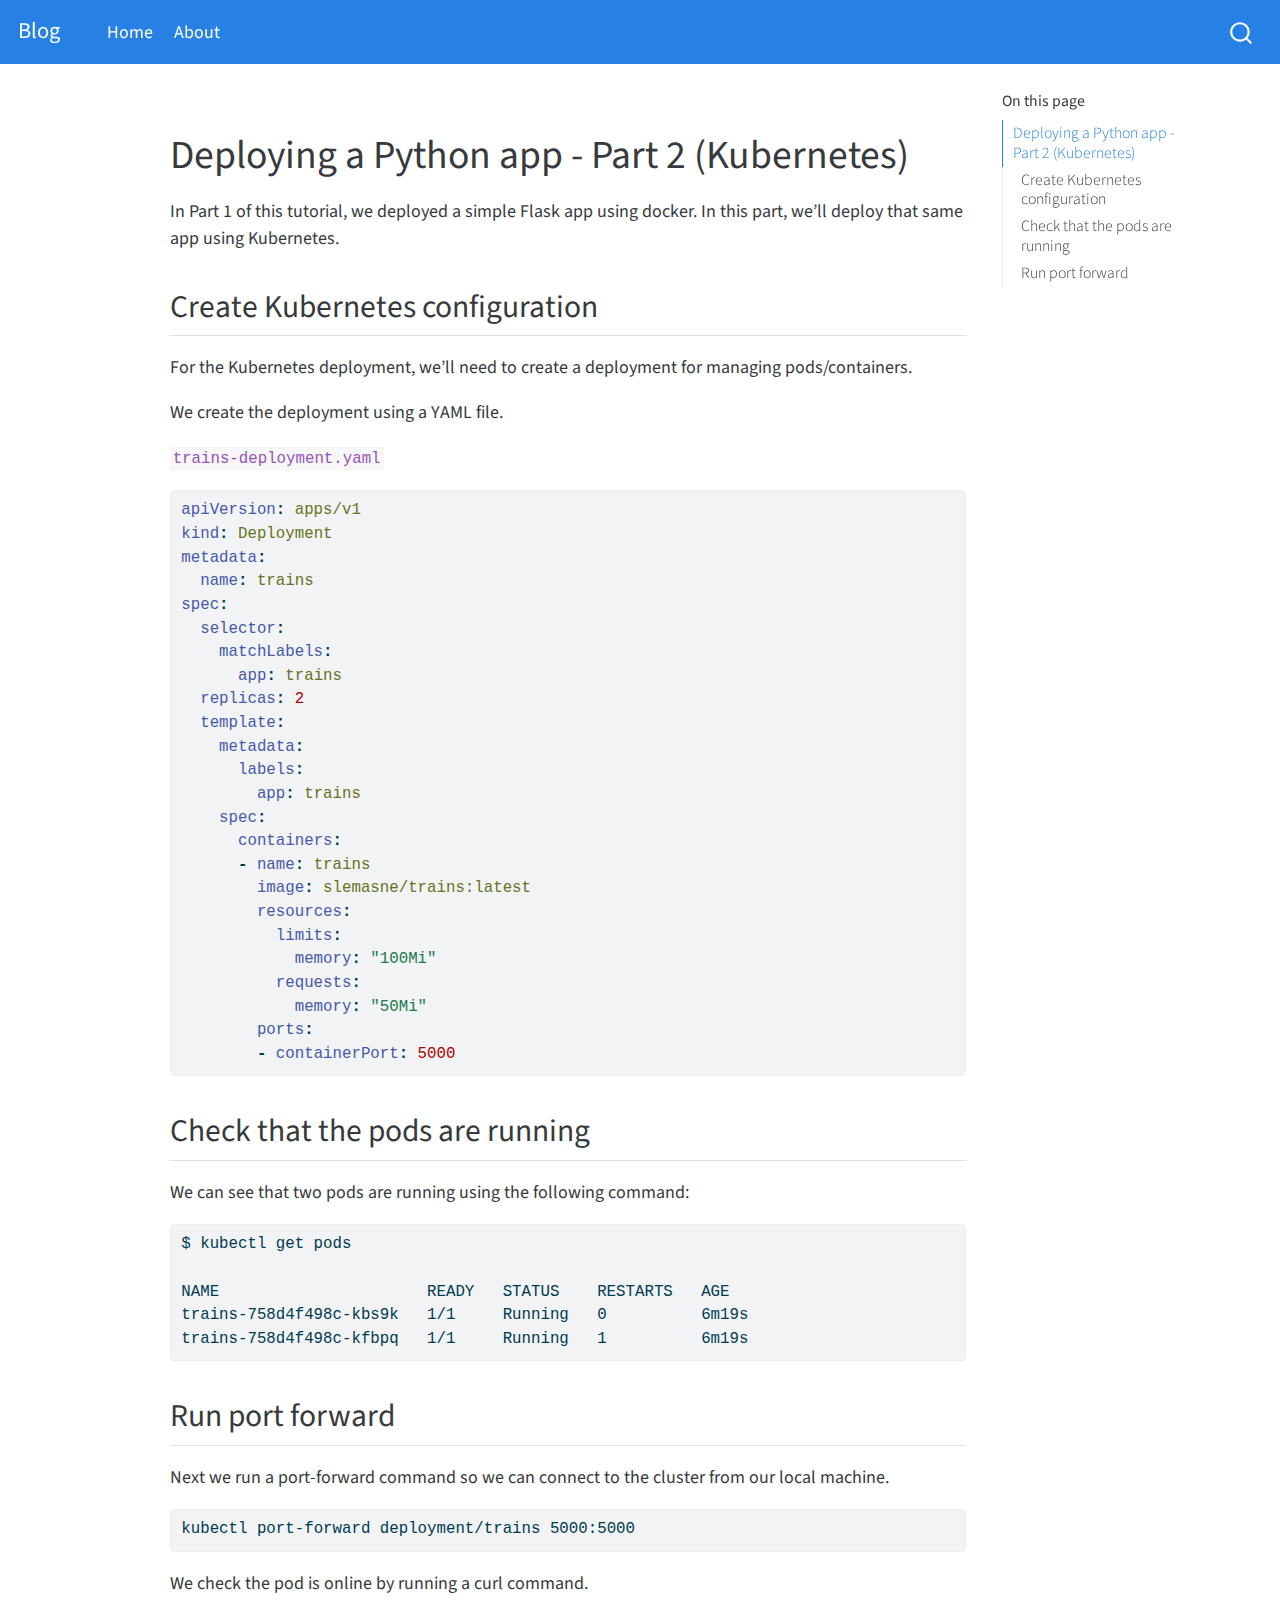
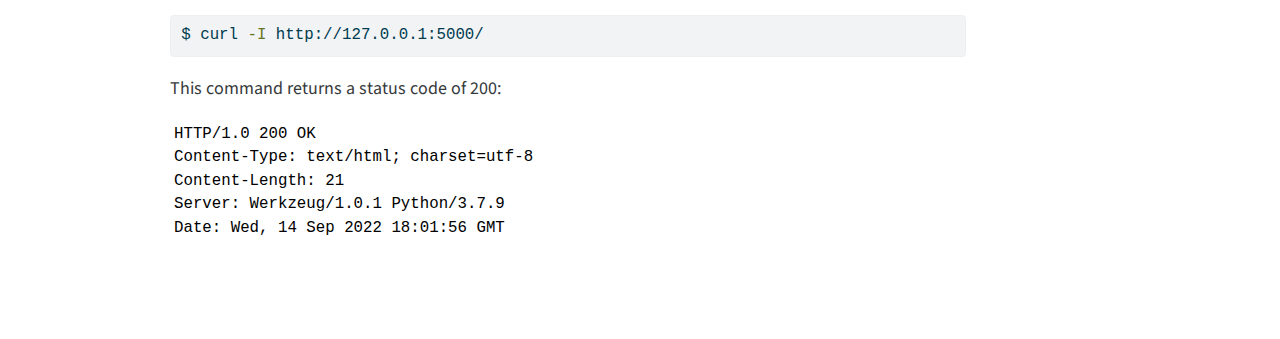
<file: docs/flask-app-with-k8s.html>
<!DOCTYPE html>
<html xmlns="http://www.w3.org/1999/xhtml" lang="en" xml:lang="en"><head>

<meta charset="utf-8">
<meta name="generator" content="quarto-1.2.335">

<meta name="viewport" content="width=device-width, initial-scale=1.0, user-scalable=yes">


<title>Blog – flask-app-with-k8s</title>
<style>
code{white-space: pre-wrap;}
span.smallcaps{font-variant: small-caps;}
div.columns{display: flex; gap: min(4vw, 1.5em);}
div.column{flex: auto; overflow-x: auto;}
div.hanging-indent{margin-left: 1.5em; text-indent: -1.5em;}
ul.task-list{list-style: none;}
ul.task-list li input[type="checkbox"] {
  width: 0.8em;
  margin: 0 0.8em 0.2em -1.6em;
  vertical-align: middle;
}
pre > code.sourceCode { white-space: pre; position: relative; }
pre > code.sourceCode > span { display: inline-block; line-height: 1.25; }
pre > code.sourceCode > span:empty { height: 1.2em; }
.sourceCode { overflow: visible; }
code.sourceCode > span { color: inherit; text-decoration: inherit; }
div.sourceCode { margin: 1em 0; }
pre.sourceCode { margin: 0; }
@media screen {
div.sourceCode { overflow: auto; }
}
@media print {
pre > code.sourceCode { white-space: pre-wrap; }
pre > code.sourceCode > span { text-indent: -5em; padding-left: 5em; }
}
pre.numberSource code
  { counter-reset: source-line 0; }
pre.numberSource code > span
  { position: relative; left: -4em; counter-increment: source-line; }
pre.numberSource code > span > a:first-child::before
  { content: counter(source-line);
    position: relative; left: -1em; text-align: right; vertical-align: baseline;
    border: none; display: inline-block;
    -webkit-touch-callout: none; -webkit-user-select: none;
    -khtml-user-select: none; -moz-user-select: none;
    -ms-user-select: none; user-select: none;
    padding: 0 4px; width: 4em;
    color: #aaaaaa;
  }
pre.numberSource { margin-left: 3em; border-left: 1px solid #aaaaaa;  padding-left: 4px; }
div.sourceCode
  {   }
@media screen {
pre > code.sourceCode > span > a:first-child::before { text-decoration: underline; }
}
code span.al { color: #ff0000; font-weight: bold; } /* Alert */
code span.an { color: #60a0b0; font-weight: bold; font-style: italic; } /* Annotation */
code span.at { color: #7d9029; } /* Attribute */
code span.bn { color: #40a070; } /* BaseN */
code span.bu { color: #008000; } /* BuiltIn */
code span.cf { color: #007020; font-weight: bold; } /* ControlFlow */
code span.ch { color: #4070a0; } /* Char */
code span.cn { color: #880000; } /* Constant */
code span.co { color: #60a0b0; font-style: italic; } /* Comment */
code span.cv { color: #60a0b0; font-weight: bold; font-style: italic; } /* CommentVar */
code span.do { color: #ba2121; font-style: italic; } /* Documentation */
code span.dt { color: #902000; } /* DataType */
code span.dv { color: #40a070; } /* DecVal */
code span.er { color: #ff0000; font-weight: bold; } /* Error */
code span.ex { } /* Extension */
code span.fl { color: #40a070; } /* Float */
code span.fu { color: #06287e; } /* Function */
code span.im { color: #008000; font-weight: bold; } /* Import */
code span.in { color: #60a0b0; font-weight: bold; font-style: italic; } /* Information */
code span.kw { color: #007020; font-weight: bold; } /* Keyword */
code span.op { color: #666666; } /* Operator */
code span.ot { color: #007020; } /* Other */
code span.pp { color: #bc7a00; } /* Preprocessor */
code span.sc { color: #4070a0; } /* SpecialChar */
code span.ss { color: #bb6688; } /* SpecialString */
code span.st { color: #4070a0; } /* String */
code span.va { color: #19177c; } /* Variable */
code span.vs { color: #4070a0; } /* VerbatimString */
code span.wa { color: #60a0b0; font-weight: bold; font-style: italic; } /* Warning */
</style>


<script src="site_libs/quarto-nav/quarto-nav.js"></script>
<script src="site_libs/quarto-nav/headroom.min.js"></script>
<script src="site_libs/clipboard/clipboard.min.js"></script>
<script src="site_libs/quarto-search/autocomplete.umd.js"></script>
<script src="site_libs/quarto-search/fuse.min.js"></script>
<script src="site_libs/quarto-search/quarto-search.js"></script>
<meta name="quarto:offset" content="./">
<script src="site_libs/quarto-html/quarto.js"></script>
<script src="site_libs/quarto-html/popper.min.js"></script>
<script src="site_libs/quarto-html/tippy.umd.min.js"></script>
<script src="site_libs/quarto-html/anchor.min.js"></script>
<link href="site_libs/quarto-html/tippy.css" rel="stylesheet">
<link href="site_libs/quarto-html/quarto-syntax-highlighting.css" rel="stylesheet" id="quarto-text-highlighting-styles">
<script src="site_libs/bootstrap/bootstrap.min.js"></script>
<link href="site_libs/bootstrap/bootstrap-icons.css" rel="stylesheet">
<link href="site_libs/bootstrap/bootstrap.min.css" rel="stylesheet" id="quarto-bootstrap" data-mode="light">
<script id="quarto-search-options" type="application/json">{
  "location": "navbar",
  "copy-button": false,
  "collapse-after": 3,
  "panel-placement": "end",
  "type": "overlay",
  "limit": 20,
  "language": {
    "search-no-results-text": "No results",
    "search-matching-documents-text": "matching documents",
    "search-copy-link-title": "Copy link to search",
    "search-hide-matches-text": "Hide additional matches",
    "search-more-match-text": "more match in this document",
    "search-more-matches-text": "more matches in this document",
    "search-clear-button-title": "Clear",
    "search-detached-cancel-button-title": "Cancel",
    "search-submit-button-title": "Submit"
  }
}</script>


<link rel="stylesheet" href="styles.css">
</head>

<body class="nav-fixed">

<div id="quarto-search-results"></div>
  <header id="quarto-header" class="headroom fixed-top">
    <nav class="navbar navbar-expand-lg navbar-dark ">
      <div class="navbar-container container-fluid">
      <div class="navbar-brand-container">
    <a class="navbar-brand" href="./index.html">
    <span class="navbar-title">Blog</span>
    </a>
  </div>
          <button class="navbar-toggler" type="button" data-bs-toggle="collapse" data-bs-target="#navbarCollapse" aria-controls="navbarCollapse" aria-expanded="false" aria-label="Toggle navigation" onclick="if (window.quartoToggleHeadroom) { window.quartoToggleHeadroom(); }">
  <span class="navbar-toggler-icon"></span>
</button>
          <div class="collapse navbar-collapse" id="navbarCollapse">
            <ul class="navbar-nav navbar-nav-scroll me-auto">
  <li class="nav-item">
    <a class="nav-link" href="./index.html">
 <span class="menu-text">Home</span></a>
  </li>  
  <li class="nav-item">
    <a class="nav-link" href="./about.html">
 <span class="menu-text">About</span></a>
  </li>  
</ul>
              <div id="quarto-search" class="" title="Search"></div>
          </div> <!-- /navcollapse -->
      </div> <!-- /container-fluid -->
    </nav>
</header>
<!-- content -->
<div id="quarto-content" class="quarto-container page-columns page-rows-contents page-layout-article page-navbar">
<!-- sidebar -->
<!-- margin-sidebar -->
    <div id="quarto-margin-sidebar" class="sidebar margin-sidebar">
        <nav id="TOC" role="doc-toc" class="toc-active">
    <h2 id="toc-title">On this page</h2>
   
  <ul>
  <li><a href="#deploying-a-python-app---part-2-kubernetes" id="toc-deploying-a-python-app---part-2-kubernetes" class="nav-link active" data-scroll-target="#deploying-a-python-app---part-2-kubernetes">Deploying a Python app - Part 2 (Kubernetes)</a>
  <ul class="collapse">
  <li><a href="#create-kubernetes-configuration" id="toc-create-kubernetes-configuration" class="nav-link" data-scroll-target="#create-kubernetes-configuration">Create Kubernetes configuration</a></li>
  <li><a href="#check-that-the-pods-are-running" id="toc-check-that-the-pods-are-running" class="nav-link" data-scroll-target="#check-that-the-pods-are-running">Check that the pods are running</a></li>
  <li><a href="#run-port-forward" id="toc-run-port-forward" class="nav-link" data-scroll-target="#run-port-forward">Run port forward</a></li>
  </ul></li>
  </ul>
</nav>
    </div>
<!-- main -->
<main class="content" id="quarto-document-content">



<section id="deploying-a-python-app---part-2-kubernetes" class="level1">
<h1>Deploying a Python app - Part 2 (Kubernetes)</h1>
<p>In Part 1 of this tutorial, we deployed a simple Flask app using docker. In this part, we’ll deploy that same app using Kubernetes.</p>
<section id="create-kubernetes-configuration" class="level2">
<h2 class="anchored" data-anchor-id="create-kubernetes-configuration">Create Kubernetes configuration</h2>
<p>For the Kubernetes deployment, we’ll need to create a deployment for managing pods/containers.</p>
<p>We create the deployment using a YAML file.</p>
<p><code>trains-deployment.yaml</code></p>
<div class="sourceCode" id="cb1"><pre class="sourceCode yaml code-with-copy"><code class="sourceCode yaml"><span id="cb1-1"><a href="#cb1-1" aria-hidden="true" tabindex="-1"></a><span class="fu">apiVersion</span><span class="kw">:</span><span class="at"> apps/v1</span></span>
<span id="cb1-2"><a href="#cb1-2" aria-hidden="true" tabindex="-1"></a><span class="fu">kind</span><span class="kw">:</span><span class="at"> Deployment</span></span>
<span id="cb1-3"><a href="#cb1-3" aria-hidden="true" tabindex="-1"></a><span class="fu">metadata</span><span class="kw">:</span></span>
<span id="cb1-4"><a href="#cb1-4" aria-hidden="true" tabindex="-1"></a><span class="at">  </span><span class="fu">name</span><span class="kw">:</span><span class="at"> trains</span></span>
<span id="cb1-5"><a href="#cb1-5" aria-hidden="true" tabindex="-1"></a><span class="fu">spec</span><span class="kw">:</span></span>
<span id="cb1-6"><a href="#cb1-6" aria-hidden="true" tabindex="-1"></a><span class="at">  </span><span class="fu">selector</span><span class="kw">:</span></span>
<span id="cb1-7"><a href="#cb1-7" aria-hidden="true" tabindex="-1"></a><span class="at">    </span><span class="fu">matchLabels</span><span class="kw">:</span></span>
<span id="cb1-8"><a href="#cb1-8" aria-hidden="true" tabindex="-1"></a><span class="at">      </span><span class="fu">app</span><span class="kw">:</span><span class="at"> trains</span></span>
<span id="cb1-9"><a href="#cb1-9" aria-hidden="true" tabindex="-1"></a><span class="at">  </span><span class="fu">replicas</span><span class="kw">:</span><span class="at"> </span><span class="dv">2</span></span>
<span id="cb1-10"><a href="#cb1-10" aria-hidden="true" tabindex="-1"></a><span class="at">  </span><span class="fu">template</span><span class="kw">:</span></span>
<span id="cb1-11"><a href="#cb1-11" aria-hidden="true" tabindex="-1"></a><span class="at">    </span><span class="fu">metadata</span><span class="kw">:</span></span>
<span id="cb1-12"><a href="#cb1-12" aria-hidden="true" tabindex="-1"></a><span class="at">      </span><span class="fu">labels</span><span class="kw">:</span></span>
<span id="cb1-13"><a href="#cb1-13" aria-hidden="true" tabindex="-1"></a><span class="at">        </span><span class="fu">app</span><span class="kw">:</span><span class="at"> trains</span></span>
<span id="cb1-14"><a href="#cb1-14" aria-hidden="true" tabindex="-1"></a><span class="at">    </span><span class="fu">spec</span><span class="kw">:</span></span>
<span id="cb1-15"><a href="#cb1-15" aria-hidden="true" tabindex="-1"></a><span class="at">      </span><span class="fu">containers</span><span class="kw">:</span></span>
<span id="cb1-16"><a href="#cb1-16" aria-hidden="true" tabindex="-1"></a><span class="at">      </span><span class="kw">-</span><span class="at"> </span><span class="fu">name</span><span class="kw">:</span><span class="at"> trains</span></span>
<span id="cb1-17"><a href="#cb1-17" aria-hidden="true" tabindex="-1"></a><span class="at">        </span><span class="fu">image</span><span class="kw">:</span><span class="at"> slemasne/trains:latest</span></span>
<span id="cb1-18"><a href="#cb1-18" aria-hidden="true" tabindex="-1"></a><span class="at">        </span><span class="fu">resources</span><span class="kw">:</span></span>
<span id="cb1-19"><a href="#cb1-19" aria-hidden="true" tabindex="-1"></a><span class="at">          </span><span class="fu">limits</span><span class="kw">:</span></span>
<span id="cb1-20"><a href="#cb1-20" aria-hidden="true" tabindex="-1"></a><span class="at">            </span><span class="fu">memory</span><span class="kw">:</span><span class="at"> </span><span class="st">"100Mi"</span></span>
<span id="cb1-21"><a href="#cb1-21" aria-hidden="true" tabindex="-1"></a><span class="at">          </span><span class="fu">requests</span><span class="kw">:</span></span>
<span id="cb1-22"><a href="#cb1-22" aria-hidden="true" tabindex="-1"></a><span class="at">            </span><span class="fu">memory</span><span class="kw">:</span><span class="at"> </span><span class="st">"50Mi"</span></span>
<span id="cb1-23"><a href="#cb1-23" aria-hidden="true" tabindex="-1"></a><span class="at">        </span><span class="fu">ports</span><span class="kw">:</span></span>
<span id="cb1-24"><a href="#cb1-24" aria-hidden="true" tabindex="-1"></a><span class="at">        </span><span class="kw">-</span><span class="at"> </span><span class="fu">containerPort</span><span class="kw">:</span><span class="at"> </span><span class="dv">5000</span></span></code><button title="Copy to Clipboard" class="code-copy-button"><i class="bi"></i></button></pre></div>
</section>
<section id="check-that-the-pods-are-running" class="level2">
<h2 class="anchored" data-anchor-id="check-that-the-pods-are-running">Check that the pods are running</h2>
<p>We can see that two pods are running using the following command:</p>
<div class="sourceCode" id="cb2"><pre class="sourceCode bash code-with-copy"><code class="sourceCode bash"><span id="cb2-1"><a href="#cb2-1" aria-hidden="true" tabindex="-1"></a><span class="ex">$</span> kubectl get pods</span>
<span id="cb2-2"><a href="#cb2-2" aria-hidden="true" tabindex="-1"></a></span>
<span id="cb2-3"><a href="#cb2-3" aria-hidden="true" tabindex="-1"></a><span class="ex">NAME</span>                      READY   STATUS    RESTARTS   AGE</span>
<span id="cb2-4"><a href="#cb2-4" aria-hidden="true" tabindex="-1"></a><span class="ex">trains-758d4f498c-kbs9k</span>   1/1     Running   0          6m19s</span>
<span id="cb2-5"><a href="#cb2-5" aria-hidden="true" tabindex="-1"></a><span class="ex">trains-758d4f498c-kfbpq</span>   1/1     Running   1          6m19s</span></code><button title="Copy to Clipboard" class="code-copy-button"><i class="bi"></i></button></pre></div>
</section>
<section id="run-port-forward" class="level2">
<h2 class="anchored" data-anchor-id="run-port-forward">Run port forward</h2>
<p>Next we run a port-forward command so we can connect to the cluster from our local machine.</p>
<div class="sourceCode" id="cb3"><pre class="sourceCode bash code-with-copy"><code class="sourceCode bash"><span id="cb3-1"><a href="#cb3-1" aria-hidden="true" tabindex="-1"></a><span class="ex">kubectl</span> port-forward deployment/trains 5000:5000</span></code><button title="Copy to Clipboard" class="code-copy-button"><i class="bi"></i></button></pre></div>
<p>We check the pod is online by running a curl command.</p>
<div class="sourceCode" id="cb4"><pre class="sourceCode bash code-with-copy"><code class="sourceCode bash"><span id="cb4-1"><a href="#cb4-1" aria-hidden="true" tabindex="-1"></a><span class="ex">$</span> curl <span class="at">-I</span> http://127.0.0.1:5000/</span></code><button title="Copy to Clipboard" class="code-copy-button"><i class="bi"></i></button></pre></div>
<p>This command returns a status code of 200:</p>
<pre><code>HTTP/1.0 200 OK
Content-Type: text/html; charset=utf-8
Content-Length: 21
Server: Werkzeug/1.0.1 Python/3.7.9
Date: Wed, 14 Sep 2022 18:01:56 GMT</code></pre>


</section>
</section>

</main> <!-- /main -->
<script id="quarto-html-after-body" type="application/javascript">
window.document.addEventListener("DOMContentLoaded", function (event) {
  const toggleBodyColorMode = (bsSheetEl) => {
    const mode = bsSheetEl.getAttribute("data-mode");
    const bodyEl = window.document.querySelector("body");
    if (mode === "dark") {
      bodyEl.classList.add("quarto-dark");
      bodyEl.classList.remove("quarto-light");
    } else {
      bodyEl.classList.add("quarto-light");
      bodyEl.classList.remove("quarto-dark");
    }
  }
  const toggleBodyColorPrimary = () => {
    const bsSheetEl = window.document.querySelector("link#quarto-bootstrap");
    if (bsSheetEl) {
      toggleBodyColorMode(bsSheetEl);
    }
  }
  toggleBodyColorPrimary();  
  const icon = "";
  const anchorJS = new window.AnchorJS();
  anchorJS.options = {
    placement: 'right',
    icon: icon
  };
  anchorJS.add('.anchored');
  const clipboard = new window.ClipboardJS('.code-copy-button', {
    target: function(trigger) {
      return trigger.previousElementSibling;
    }
  });
  clipboard.on('success', function(e) {
    // button target
    const button = e.trigger;
    // don't keep focus
    button.blur();
    // flash "checked"
    button.classList.add('code-copy-button-checked');
    var currentTitle = button.getAttribute("title");
    button.setAttribute("title", "Copied!");
    let tooltip;
    if (window.bootstrap) {
      button.setAttribute("data-bs-toggle", "tooltip");
      button.setAttribute("data-bs-placement", "left");
      button.setAttribute("data-bs-title", "Copied!");
      tooltip = new bootstrap.Tooltip(button, 
        { trigger: "manual", 
          customClass: "code-copy-button-tooltip",
          offset: [0, -8]});
      tooltip.show();    
    }
    setTimeout(function() {
      if (tooltip) {
        tooltip.hide();
        button.removeAttribute("data-bs-title");
        button.removeAttribute("data-bs-toggle");
        button.removeAttribute("data-bs-placement");
      }
      button.setAttribute("title", currentTitle);
      button.classList.remove('code-copy-button-checked');
    }, 1000);
    // clear code selection
    e.clearSelection();
  });
  function tippyHover(el, contentFn) {
    const config = {
      allowHTML: true,
      content: contentFn,
      maxWidth: 500,
      delay: 100,
      arrow: false,
      appendTo: function(el) {
          return el.parentElement;
      },
      interactive: true,
      interactiveBorder: 10,
      theme: 'quarto',
      placement: 'bottom-start'
    };
    window.tippy(el, config); 
  }
  const noterefs = window.document.querySelectorAll('a[role="doc-noteref"]');
  for (var i=0; i<noterefs.length; i++) {
    const ref = noterefs[i];
    tippyHover(ref, function() {
      // use id or data attribute instead here
      let href = ref.getAttribute('data-footnote-href') || ref.getAttribute('href');
      try { href = new URL(href).hash; } catch {}
      const id = href.replace(/^#\/?/, "");
      const note = window.document.getElementById(id);
      return note.innerHTML;
    });
  }
  const findCites = (el) => {
    const parentEl = el.parentElement;
    if (parentEl) {
      const cites = parentEl.dataset.cites;
      if (cites) {
        return {
          el,
          cites: cites.split(' ')
        };
      } else {
        return findCites(el.parentElement)
      }
    } else {
      return undefined;
    }
  };
  var bibliorefs = window.document.querySelectorAll('a[role="doc-biblioref"]');
  for (var i=0; i<bibliorefs.length; i++) {
    const ref = bibliorefs[i];
    const citeInfo = findCites(ref);
    if (citeInfo) {
      tippyHover(citeInfo.el, function() {
        var popup = window.document.createElement('div');
        citeInfo.cites.forEach(function(cite) {
          var citeDiv = window.document.createElement('div');
          citeDiv.classList.add('hanging-indent');
          citeDiv.classList.add('csl-entry');
          var biblioDiv = window.document.getElementById('ref-' + cite);
          if (biblioDiv) {
            citeDiv.innerHTML = biblioDiv.innerHTML;
          }
          popup.appendChild(citeDiv);
        });
        return popup.innerHTML;
      });
    }
  }
});
</script>
</div> <!-- /content -->



</body></html>
</file>
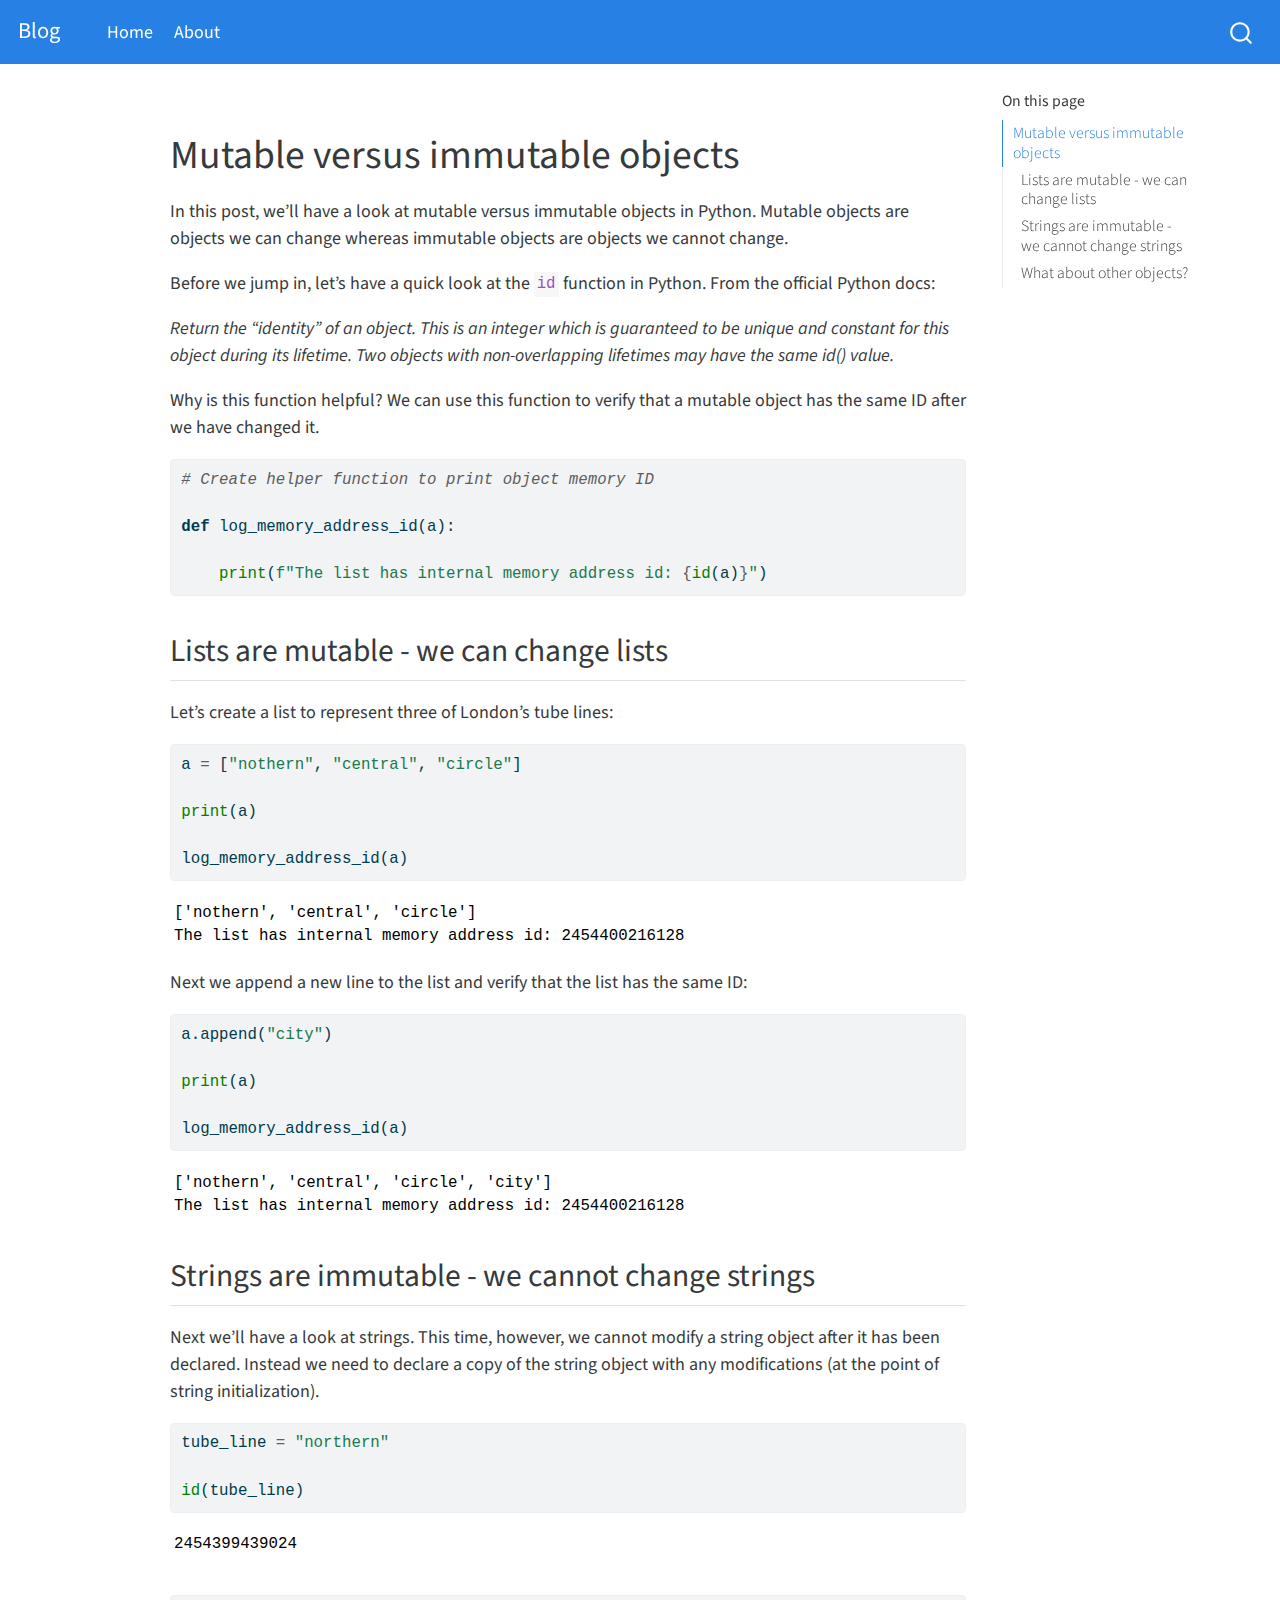
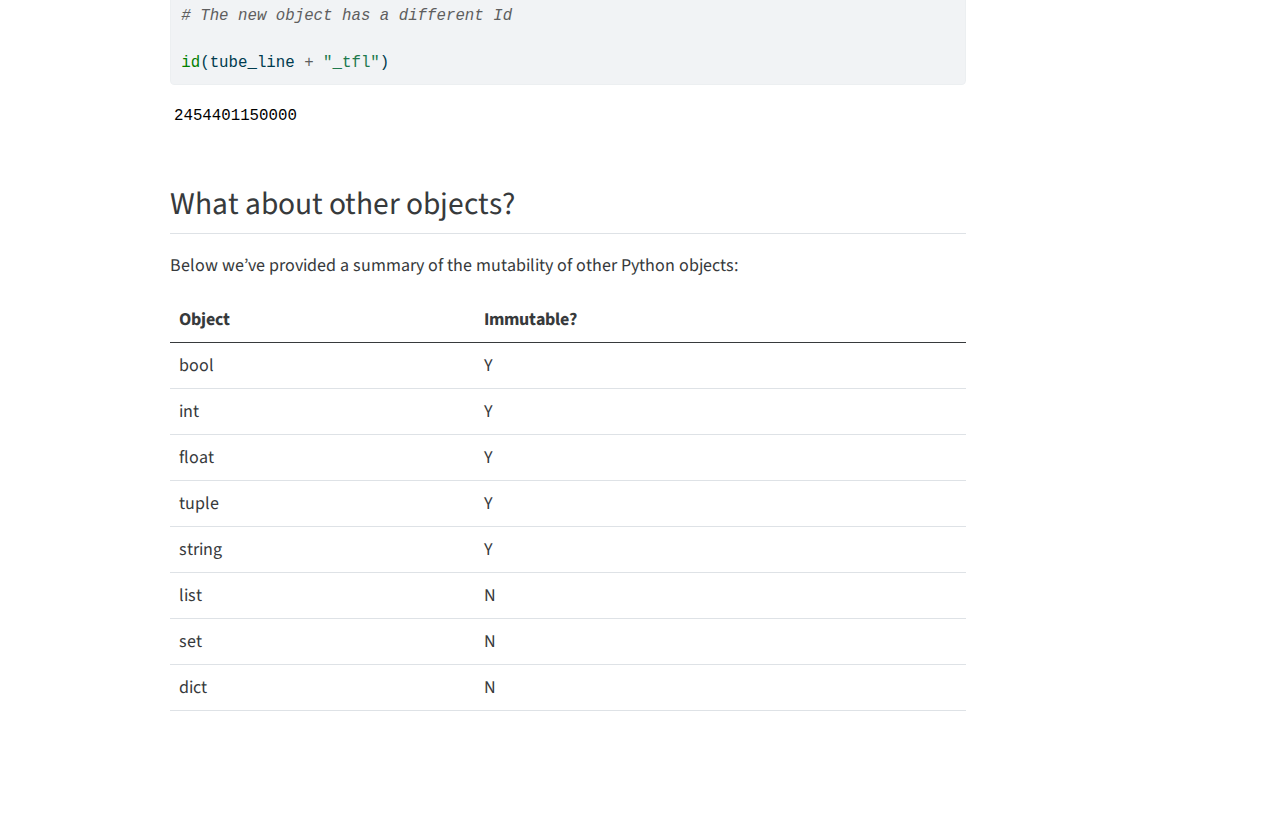
<file: docs/mutability.html>
<!DOCTYPE html>
<html xmlns="http://www.w3.org/1999/xhtml" lang="en" xml:lang="en"><head>

<meta charset="utf-8">
<meta name="generator" content="quarto-1.2.335">

<meta name="viewport" content="width=device-width, initial-scale=1.0, user-scalable=yes">


<title>Blog – mutability</title>
<style>
code{white-space: pre-wrap;}
span.smallcaps{font-variant: small-caps;}
div.columns{display: flex; gap: min(4vw, 1.5em);}
div.column{flex: auto; overflow-x: auto;}
div.hanging-indent{margin-left: 1.5em; text-indent: -1.5em;}
ul.task-list{list-style: none;}
ul.task-list li input[type="checkbox"] {
  width: 0.8em;
  margin: 0 0.8em 0.2em -1.6em;
  vertical-align: middle;
}
pre > code.sourceCode { white-space: pre; position: relative; }
pre > code.sourceCode > span { display: inline-block; line-height: 1.25; }
pre > code.sourceCode > span:empty { height: 1.2em; }
.sourceCode { overflow: visible; }
code.sourceCode > span { color: inherit; text-decoration: inherit; }
div.sourceCode { margin: 1em 0; }
pre.sourceCode { margin: 0; }
@media screen {
div.sourceCode { overflow: auto; }
}
@media print {
pre > code.sourceCode { white-space: pre-wrap; }
pre > code.sourceCode > span { text-indent: -5em; padding-left: 5em; }
}
pre.numberSource code
  { counter-reset: source-line 0; }
pre.numberSource code > span
  { position: relative; left: -4em; counter-increment: source-line; }
pre.numberSource code > span > a:first-child::before
  { content: counter(source-line);
    position: relative; left: -1em; text-align: right; vertical-align: baseline;
    border: none; display: inline-block;
    -webkit-touch-callout: none; -webkit-user-select: none;
    -khtml-user-select: none; -moz-user-select: none;
    -ms-user-select: none; user-select: none;
    padding: 0 4px; width: 4em;
    color: #aaaaaa;
  }
pre.numberSource { margin-left: 3em; border-left: 1px solid #aaaaaa;  padding-left: 4px; }
div.sourceCode
  {   }
@media screen {
pre > code.sourceCode > span > a:first-child::before { text-decoration: underline; }
}
code span.al { color: #ff0000; font-weight: bold; } /* Alert */
code span.an { color: #60a0b0; font-weight: bold; font-style: italic; } /* Annotation */
code span.at { color: #7d9029; } /* Attribute */
code span.bn { color: #40a070; } /* BaseN */
code span.bu { color: #008000; } /* BuiltIn */
code span.cf { color: #007020; font-weight: bold; } /* ControlFlow */
code span.ch { color: #4070a0; } /* Char */
code span.cn { color: #880000; } /* Constant */
code span.co { color: #60a0b0; font-style: italic; } /* Comment */
code span.cv { color: #60a0b0; font-weight: bold; font-style: italic; } /* CommentVar */
code span.do { color: #ba2121; font-style: italic; } /* Documentation */
code span.dt { color: #902000; } /* DataType */
code span.dv { color: #40a070; } /* DecVal */
code span.er { color: #ff0000; font-weight: bold; } /* Error */
code span.ex { } /* Extension */
code span.fl { color: #40a070; } /* Float */
code span.fu { color: #06287e; } /* Function */
code span.im { color: #008000; font-weight: bold; } /* Import */
code span.in { color: #60a0b0; font-weight: bold; font-style: italic; } /* Information */
code span.kw { color: #007020; font-weight: bold; } /* Keyword */
code span.op { color: #666666; } /* Operator */
code span.ot { color: #007020; } /* Other */
code span.pp { color: #bc7a00; } /* Preprocessor */
code span.sc { color: #4070a0; } /* SpecialChar */
code span.ss { color: #bb6688; } /* SpecialString */
code span.st { color: #4070a0; } /* String */
code span.va { color: #19177c; } /* Variable */
code span.vs { color: #4070a0; } /* VerbatimString */
code span.wa { color: #60a0b0; font-weight: bold; font-style: italic; } /* Warning */
</style>


<script src="site_libs/quarto-nav/quarto-nav.js"></script>
<script src="site_libs/quarto-nav/headroom.min.js"></script>
<script src="site_libs/clipboard/clipboard.min.js"></script>
<script src="site_libs/quarto-search/autocomplete.umd.js"></script>
<script src="site_libs/quarto-search/fuse.min.js"></script>
<script src="site_libs/quarto-search/quarto-search.js"></script>
<meta name="quarto:offset" content="./">
<script src="site_libs/quarto-html/quarto.js"></script>
<script src="site_libs/quarto-html/popper.min.js"></script>
<script src="site_libs/quarto-html/tippy.umd.min.js"></script>
<script src="site_libs/quarto-html/anchor.min.js"></script>
<link href="site_libs/quarto-html/tippy.css" rel="stylesheet">
<link href="site_libs/quarto-html/quarto-syntax-highlighting.css" rel="stylesheet" id="quarto-text-highlighting-styles">
<script src="site_libs/bootstrap/bootstrap.min.js"></script>
<link href="site_libs/bootstrap/bootstrap-icons.css" rel="stylesheet">
<link href="site_libs/bootstrap/bootstrap.min.css" rel="stylesheet" id="quarto-bootstrap" data-mode="light">
<script id="quarto-search-options" type="application/json">{
  "location": "navbar",
  "copy-button": false,
  "collapse-after": 3,
  "panel-placement": "end",
  "type": "overlay",
  "limit": 20,
  "language": {
    "search-no-results-text": "No results",
    "search-matching-documents-text": "matching documents",
    "search-copy-link-title": "Copy link to search",
    "search-hide-matches-text": "Hide additional matches",
    "search-more-match-text": "more match in this document",
    "search-more-matches-text": "more matches in this document",
    "search-clear-button-title": "Clear",
    "search-detached-cancel-button-title": "Cancel",
    "search-submit-button-title": "Submit"
  }
}</script>


<link rel="stylesheet" href="styles.css">
</head>

<body class="nav-fixed">

<div id="quarto-search-results"></div>
  <header id="quarto-header" class="headroom fixed-top">
    <nav class="navbar navbar-expand-lg navbar-dark ">
      <div class="navbar-container container-fluid">
      <div class="navbar-brand-container">
    <a class="navbar-brand" href="./index.html">
    <span class="navbar-title">Blog</span>
    </a>
  </div>
          <button class="navbar-toggler" type="button" data-bs-toggle="collapse" data-bs-target="#navbarCollapse" aria-controls="navbarCollapse" aria-expanded="false" aria-label="Toggle navigation" onclick="if (window.quartoToggleHeadroom) { window.quartoToggleHeadroom(); }">
  <span class="navbar-toggler-icon"></span>
</button>
          <div class="collapse navbar-collapse" id="navbarCollapse">
            <ul class="navbar-nav navbar-nav-scroll me-auto">
  <li class="nav-item">
    <a class="nav-link" href="./index.html">
 <span class="menu-text">Home</span></a>
  </li>  
  <li class="nav-item">
    <a class="nav-link" href="./about.html">
 <span class="menu-text">About</span></a>
  </li>  
</ul>
              <div id="quarto-search" class="" title="Search"></div>
          </div> <!-- /navcollapse -->
      </div> <!-- /container-fluid -->
    </nav>
</header>
<!-- content -->
<div id="quarto-content" class="quarto-container page-columns page-rows-contents page-layout-article page-navbar">
<!-- sidebar -->
<!-- margin-sidebar -->
    <div id="quarto-margin-sidebar" class="sidebar margin-sidebar">
        <nav id="TOC" role="doc-toc" class="toc-active">
    <h2 id="toc-title">On this page</h2>
   
  <ul>
  <li><a href="#mutable-versus-immutable-objects" id="toc-mutable-versus-immutable-objects" class="nav-link active" data-scroll-target="#mutable-versus-immutable-objects">Mutable versus immutable objects</a>
  <ul class="collapse">
  <li><a href="#lists-are-mutable---we-can-change-lists" id="toc-lists-are-mutable---we-can-change-lists" class="nav-link" data-scroll-target="#lists-are-mutable---we-can-change-lists">Lists are mutable - we can change lists</a></li>
  <li><a href="#strings-are-immutable---we-cannot-change-strings" id="toc-strings-are-immutable---we-cannot-change-strings" class="nav-link" data-scroll-target="#strings-are-immutable---we-cannot-change-strings">Strings are immutable - we cannot change strings</a></li>
  <li><a href="#what-about-other-objects" id="toc-what-about-other-objects" class="nav-link" data-scroll-target="#what-about-other-objects">What about other objects?</a></li>
  </ul></li>
  </ul>
</nav>
    </div>
<!-- main -->
<main class="content" id="quarto-document-content">



<section id="mutable-versus-immutable-objects" class="level1">
<h1>Mutable versus immutable objects</h1>
<p>In this post, we’ll have a look at mutable versus immutable objects in Python. Mutable objects are objects we can change whereas immutable objects are objects we cannot change.</p>
<p>Before we jump in, let’s have a quick look at the <code>id</code> function in Python. From the official Python docs:</p>
<p><i>Return the “identity” of an object. This is an integer which is guaranteed to be unique and constant for this object during its lifetime. Two objects with non-overlapping lifetimes may have the same id() value.</i></p>
<p>Why is this function helpful? We can use this function to verify that a mutable object has the same ID after we have changed it.</p>
<div class="cell" data-execution_count="10">
<div class="sourceCode cell-code" id="cb1"><pre class="sourceCode python code-with-copy"><code class="sourceCode python"><span id="cb1-1"><a href="#cb1-1" aria-hidden="true" tabindex="-1"></a><span class="co"># Create helper function to print object memory ID</span></span>
<span id="cb1-2"><a href="#cb1-2" aria-hidden="true" tabindex="-1"></a></span>
<span id="cb1-3"><a href="#cb1-3" aria-hidden="true" tabindex="-1"></a><span class="kw">def</span> log_memory_address_id(a):</span>
<span id="cb1-4"><a href="#cb1-4" aria-hidden="true" tabindex="-1"></a>    </span>
<span id="cb1-5"><a href="#cb1-5" aria-hidden="true" tabindex="-1"></a>    <span class="bu">print</span>(<span class="ss">f"The list has internal memory address id: </span><span class="sc">{</span><span class="bu">id</span>(a)<span class="sc">}</span><span class="ss">"</span>)</span></code><button title="Copy to Clipboard" class="code-copy-button"><i class="bi"></i></button></pre></div>
</div>
<section id="lists-are-mutable---we-can-change-lists" class="level2">
<h2 class="anchored" data-anchor-id="lists-are-mutable---we-can-change-lists">Lists are mutable - we can change lists</h2>
<p>Let’s create a list to represent three of London’s tube lines:</p>
<div class="cell" data-execution_count="11">
<div class="sourceCode cell-code" id="cb2"><pre class="sourceCode python code-with-copy"><code class="sourceCode python"><span id="cb2-1"><a href="#cb2-1" aria-hidden="true" tabindex="-1"></a>a <span class="op">=</span> [<span class="st">"nothern"</span>, <span class="st">"central"</span>, <span class="st">"circle"</span>]</span>
<span id="cb2-2"><a href="#cb2-2" aria-hidden="true" tabindex="-1"></a></span>
<span id="cb2-3"><a href="#cb2-3" aria-hidden="true" tabindex="-1"></a><span class="bu">print</span>(a)</span>
<span id="cb2-4"><a href="#cb2-4" aria-hidden="true" tabindex="-1"></a></span>
<span id="cb2-5"><a href="#cb2-5" aria-hidden="true" tabindex="-1"></a>log_memory_address_id(a)</span></code><button title="Copy to Clipboard" class="code-copy-button"><i class="bi"></i></button></pre></div>
<div class="cell-output cell-output-stdout">
<pre><code>['nothern', 'central', 'circle']
The list has internal memory address id: 2454400216128</code></pre>
</div>
</div>
<p>Next we append a new line to the list and verify that the list has the same ID:</p>
<div class="cell" data-execution_count="12">
<div class="sourceCode cell-code" id="cb4"><pre class="sourceCode python code-with-copy"><code class="sourceCode python"><span id="cb4-1"><a href="#cb4-1" aria-hidden="true" tabindex="-1"></a>a.append(<span class="st">"city"</span>)</span>
<span id="cb4-2"><a href="#cb4-2" aria-hidden="true" tabindex="-1"></a></span>
<span id="cb4-3"><a href="#cb4-3" aria-hidden="true" tabindex="-1"></a><span class="bu">print</span>(a)</span>
<span id="cb4-4"><a href="#cb4-4" aria-hidden="true" tabindex="-1"></a></span>
<span id="cb4-5"><a href="#cb4-5" aria-hidden="true" tabindex="-1"></a>log_memory_address_id(a)</span></code><button title="Copy to Clipboard" class="code-copy-button"><i class="bi"></i></button></pre></div>
<div class="cell-output cell-output-stdout">
<pre><code>['nothern', 'central', 'circle', 'city']
The list has internal memory address id: 2454400216128</code></pre>
</div>
</div>
</section>
<section id="strings-are-immutable---we-cannot-change-strings" class="level2">
<h2 class="anchored" data-anchor-id="strings-are-immutable---we-cannot-change-strings">Strings are immutable - we cannot change strings</h2>
<p>Next we’ll have a look at strings. This time, however, we cannot modify a string object after it has been declared. Instead we need to declare a copy of the string object with any modifications (at the point of string initialization).</p>
<div class="cell" data-execution_count="13">
<div class="sourceCode cell-code" id="cb6"><pre class="sourceCode python code-with-copy"><code class="sourceCode python"><span id="cb6-1"><a href="#cb6-1" aria-hidden="true" tabindex="-1"></a>tube_line <span class="op">=</span> <span class="st">"northern"</span></span>
<span id="cb6-2"><a href="#cb6-2" aria-hidden="true" tabindex="-1"></a></span>
<span id="cb6-3"><a href="#cb6-3" aria-hidden="true" tabindex="-1"></a><span class="bu">id</span>(tube_line)</span></code><button title="Copy to Clipboard" class="code-copy-button"><i class="bi"></i></button></pre></div>
<div class="cell-output cell-output-display" data-execution_count="13">
<pre><code>2454399439024</code></pre>
</div>
</div>
<div class="cell" data-execution_count="14">
<div class="sourceCode cell-code" id="cb8"><pre class="sourceCode python code-with-copy"><code class="sourceCode python"><span id="cb8-1"><a href="#cb8-1" aria-hidden="true" tabindex="-1"></a><span class="co"># The new object has a different Id</span></span>
<span id="cb8-2"><a href="#cb8-2" aria-hidden="true" tabindex="-1"></a></span>
<span id="cb8-3"><a href="#cb8-3" aria-hidden="true" tabindex="-1"></a><span class="bu">id</span>(tube_line <span class="op">+</span> <span class="st">"_tfl"</span>)</span></code><button title="Copy to Clipboard" class="code-copy-button"><i class="bi"></i></button></pre></div>
<div class="cell-output cell-output-display" data-execution_count="14">
<pre><code>2454401150000</code></pre>
</div>
</div>
</section>
<section id="what-about-other-objects" class="level2">
<h2 class="anchored" data-anchor-id="what-about-other-objects">What about other objects?</h2>
<p>Below we’ve provided a summary of the mutability of other Python objects:</p>
<table class="table">
<thead>
<tr class="header">
<th>Object</th>
<th>Immutable?</th>
</tr>
</thead>
<tbody>
<tr class="odd">
<td>bool</td>
<td>Y</td>
</tr>
<tr class="even">
<td>int</td>
<td>Y</td>
</tr>
<tr class="odd">
<td>float</td>
<td>Y</td>
</tr>
<tr class="even">
<td>tuple</td>
<td>Y</td>
</tr>
<tr class="odd">
<td>string</td>
<td>Y</td>
</tr>
<tr class="even">
<td>list</td>
<td>N</td>
</tr>
<tr class="odd">
<td>set</td>
<td>N</td>
</tr>
<tr class="even">
<td>dict</td>
<td>N</td>
</tr>
</tbody>
</table>


</section>
</section>

</main> <!-- /main -->
<script id="quarto-html-after-body" type="application/javascript">
window.document.addEventListener("DOMContentLoaded", function (event) {
  const toggleBodyColorMode = (bsSheetEl) => {
    const mode = bsSheetEl.getAttribute("data-mode");
    const bodyEl = window.document.querySelector("body");
    if (mode === "dark") {
      bodyEl.classList.add("quarto-dark");
      bodyEl.classList.remove("quarto-light");
    } else {
      bodyEl.classList.add("quarto-light");
      bodyEl.classList.remove("quarto-dark");
    }
  }
  const toggleBodyColorPrimary = () => {
    const bsSheetEl = window.document.querySelector("link#quarto-bootstrap");
    if (bsSheetEl) {
      toggleBodyColorMode(bsSheetEl);
    }
  }
  toggleBodyColorPrimary();  
  const icon = "";
  const anchorJS = new window.AnchorJS();
  anchorJS.options = {
    placement: 'right',
    icon: icon
  };
  anchorJS.add('.anchored');
  const clipboard = new window.ClipboardJS('.code-copy-button', {
    target: function(trigger) {
      return trigger.previousElementSibling;
    }
  });
  clipboard.on('success', function(e) {
    // button target
    const button = e.trigger;
    // don't keep focus
    button.blur();
    // flash "checked"
    button.classList.add('code-copy-button-checked');
    var currentTitle = button.getAttribute("title");
    button.setAttribute("title", "Copied!");
    let tooltip;
    if (window.bootstrap) {
      button.setAttribute("data-bs-toggle", "tooltip");
      button.setAttribute("data-bs-placement", "left");
      button.setAttribute("data-bs-title", "Copied!");
      tooltip = new bootstrap.Tooltip(button, 
        { trigger: "manual", 
          customClass: "code-copy-button-tooltip",
          offset: [0, -8]});
      tooltip.show();    
    }
    setTimeout(function() {
      if (tooltip) {
        tooltip.hide();
        button.removeAttribute("data-bs-title");
        button.removeAttribute("data-bs-toggle");
        button.removeAttribute("data-bs-placement");
      }
      button.setAttribute("title", currentTitle);
      button.classList.remove('code-copy-button-checked');
    }, 1000);
    // clear code selection
    e.clearSelection();
  });
  function tippyHover(el, contentFn) {
    const config = {
      allowHTML: true,
      content: contentFn,
      maxWidth: 500,
      delay: 100,
      arrow: false,
      appendTo: function(el) {
          return el.parentElement;
      },
      interactive: true,
      interactiveBorder: 10,
      theme: 'quarto',
      placement: 'bottom-start'
    };
    window.tippy(el, config); 
  }
  const noterefs = window.document.querySelectorAll('a[role="doc-noteref"]');
  for (var i=0; i<noterefs.length; i++) {
    const ref = noterefs[i];
    tippyHover(ref, function() {
      // use id or data attribute instead here
      let href = ref.getAttribute('data-footnote-href') || ref.getAttribute('href');
      try { href = new URL(href).hash; } catch {}
      const id = href.replace(/^#\/?/, "");
      const note = window.document.getElementById(id);
      return note.innerHTML;
    });
  }
  const findCites = (el) => {
    const parentEl = el.parentElement;
    if (parentEl) {
      const cites = parentEl.dataset.cites;
      if (cites) {
        return {
          el,
          cites: cites.split(' ')
        };
      } else {
        return findCites(el.parentElement)
      }
    } else {
      return undefined;
    }
  };
  var bibliorefs = window.document.querySelectorAll('a[role="doc-biblioref"]');
  for (var i=0; i<bibliorefs.length; i++) {
    const ref = bibliorefs[i];
    const citeInfo = findCites(ref);
    if (citeInfo) {
      tippyHover(citeInfo.el, function() {
        var popup = window.document.createElement('div');
        citeInfo.cites.forEach(function(cite) {
          var citeDiv = window.document.createElement('div');
          citeDiv.classList.add('hanging-indent');
          citeDiv.classList.add('csl-entry');
          var biblioDiv = window.document.getElementById('ref-' + cite);
          if (biblioDiv) {
            citeDiv.innerHTML = biblioDiv.innerHTML;
          }
          popup.appendChild(citeDiv);
        });
        return popup.innerHTML;
      });
    }
  }
});
</script>
</div> <!-- /content -->



</body></html>
</file>
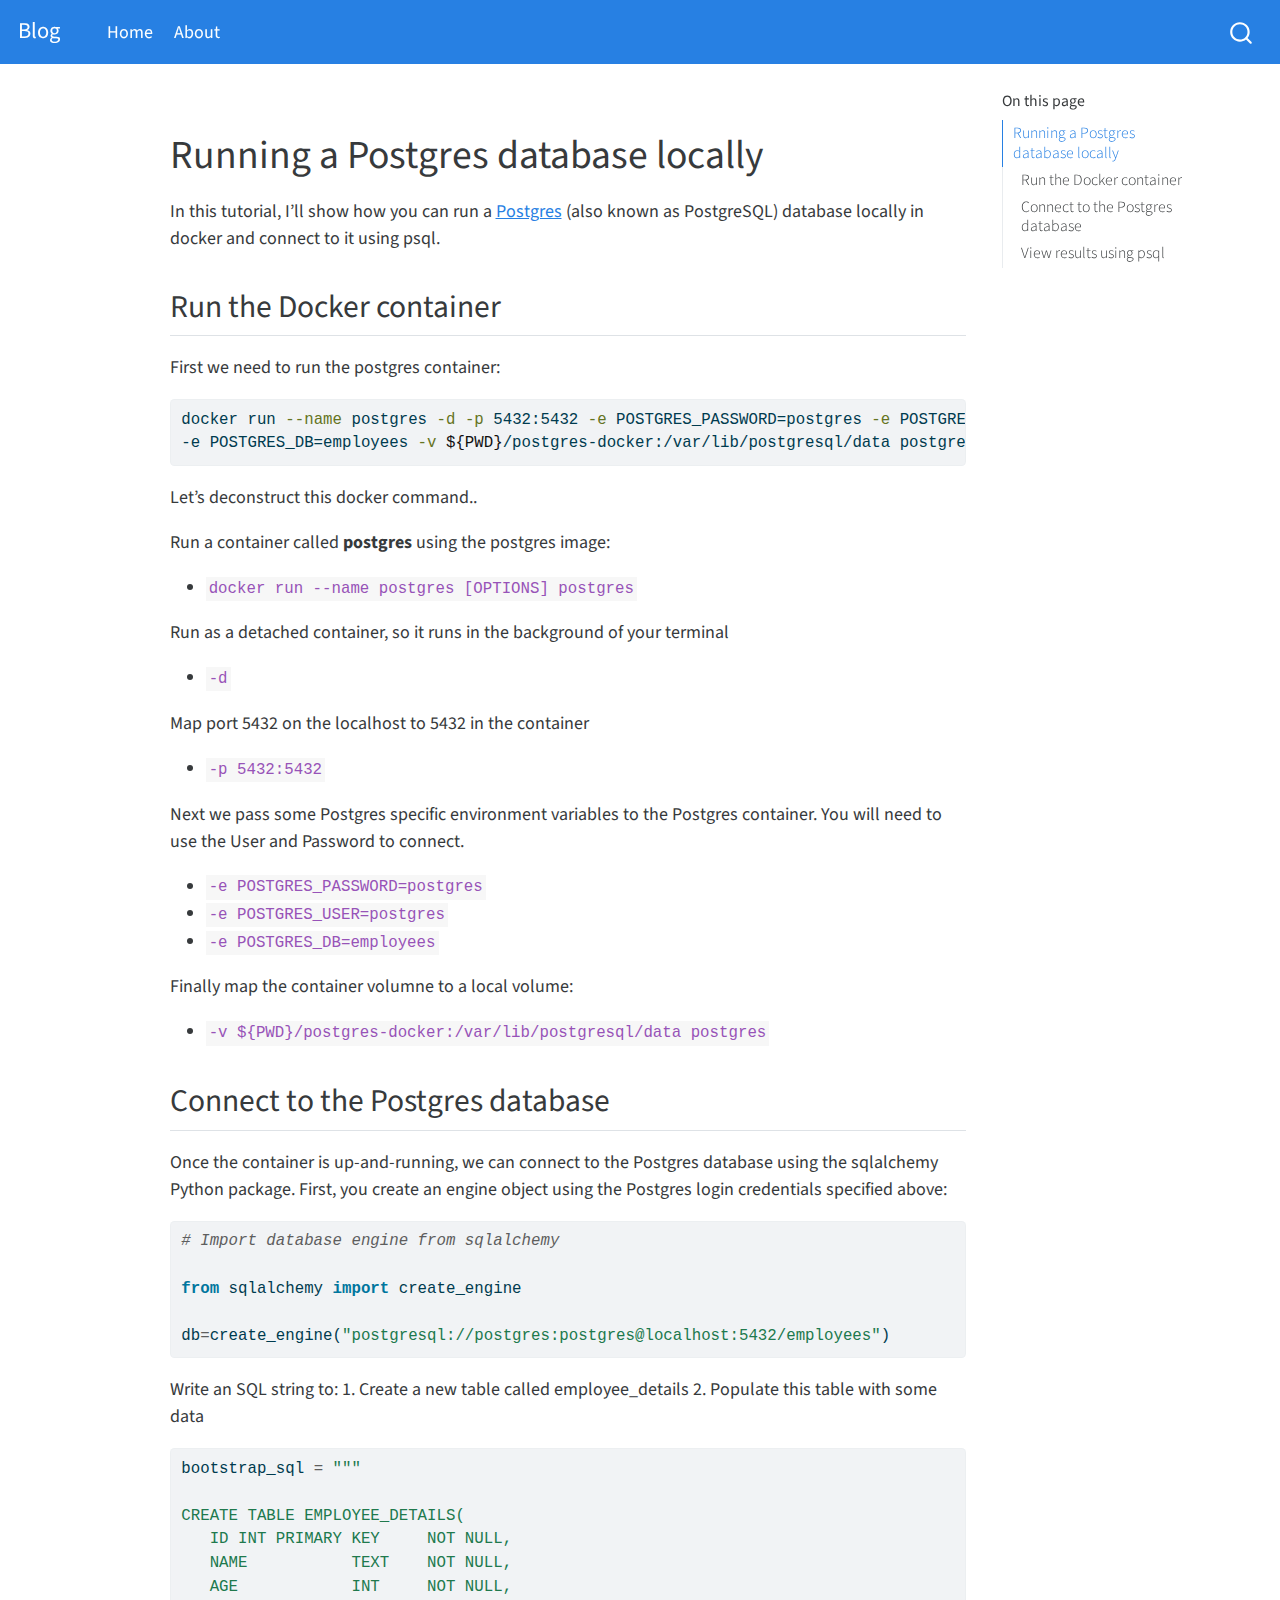
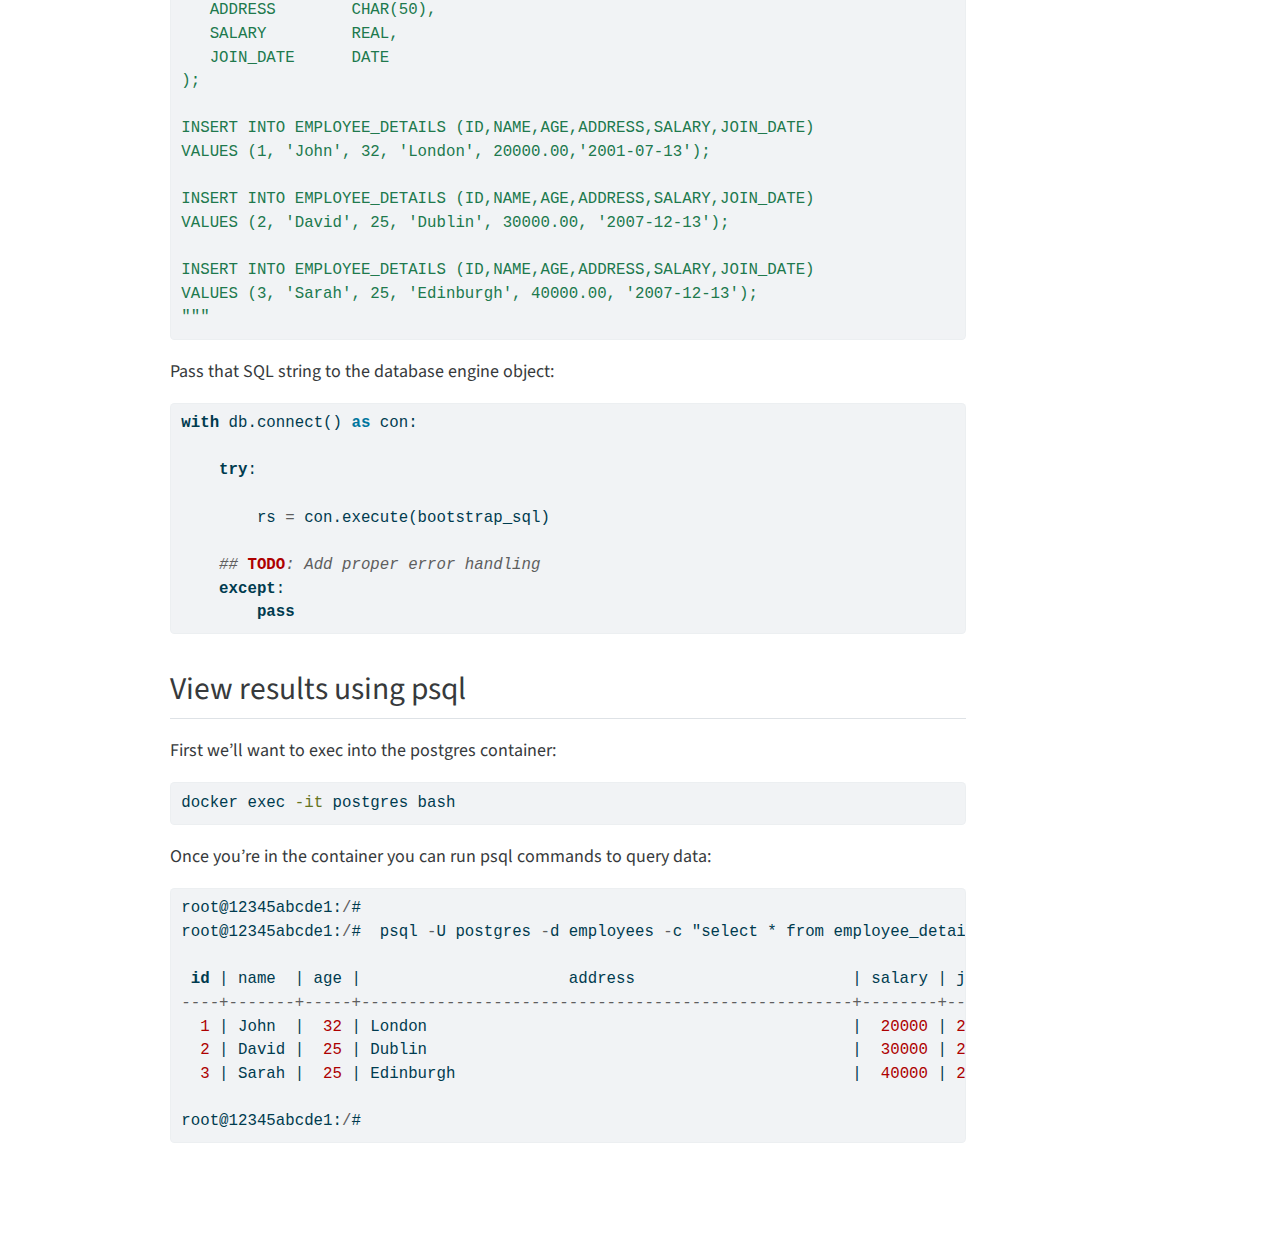
<file: docs/run-pg-locally.html>
<!DOCTYPE html>
<html xmlns="http://www.w3.org/1999/xhtml" lang="en" xml:lang="en"><head>

<meta charset="utf-8">
<meta name="generator" content="quarto-1.2.335">

<meta name="viewport" content="width=device-width, initial-scale=1.0, user-scalable=yes">


<title>Blog – run-pg-locally</title>
<style>
code{white-space: pre-wrap;}
span.smallcaps{font-variant: small-caps;}
div.columns{display: flex; gap: min(4vw, 1.5em);}
div.column{flex: auto; overflow-x: auto;}
div.hanging-indent{margin-left: 1.5em; text-indent: -1.5em;}
ul.task-list{list-style: none;}
ul.task-list li input[type="checkbox"] {
  width: 0.8em;
  margin: 0 0.8em 0.2em -1.6em;
  vertical-align: middle;
}
pre > code.sourceCode { white-space: pre; position: relative; }
pre > code.sourceCode > span { display: inline-block; line-height: 1.25; }
pre > code.sourceCode > span:empty { height: 1.2em; }
.sourceCode { overflow: visible; }
code.sourceCode > span { color: inherit; text-decoration: inherit; }
div.sourceCode { margin: 1em 0; }
pre.sourceCode { margin: 0; }
@media screen {
div.sourceCode { overflow: auto; }
}
@media print {
pre > code.sourceCode { white-space: pre-wrap; }
pre > code.sourceCode > span { text-indent: -5em; padding-left: 5em; }
}
pre.numberSource code
  { counter-reset: source-line 0; }
pre.numberSource code > span
  { position: relative; left: -4em; counter-increment: source-line; }
pre.numberSource code > span > a:first-child::before
  { content: counter(source-line);
    position: relative; left: -1em; text-align: right; vertical-align: baseline;
    border: none; display: inline-block;
    -webkit-touch-callout: none; -webkit-user-select: none;
    -khtml-user-select: none; -moz-user-select: none;
    -ms-user-select: none; user-select: none;
    padding: 0 4px; width: 4em;
    color: #aaaaaa;
  }
pre.numberSource { margin-left: 3em; border-left: 1px solid #aaaaaa;  padding-left: 4px; }
div.sourceCode
  {   }
@media screen {
pre > code.sourceCode > span > a:first-child::before { text-decoration: underline; }
}
code span.al { color: #ff0000; font-weight: bold; } /* Alert */
code span.an { color: #60a0b0; font-weight: bold; font-style: italic; } /* Annotation */
code span.at { color: #7d9029; } /* Attribute */
code span.bn { color: #40a070; } /* BaseN */
code span.bu { color: #008000; } /* BuiltIn */
code span.cf { color: #007020; font-weight: bold; } /* ControlFlow */
code span.ch { color: #4070a0; } /* Char */
code span.cn { color: #880000; } /* Constant */
code span.co { color: #60a0b0; font-style: italic; } /* Comment */
code span.cv { color: #60a0b0; font-weight: bold; font-style: italic; } /* CommentVar */
code span.do { color: #ba2121; font-style: italic; } /* Documentation */
code span.dt { color: #902000; } /* DataType */
code span.dv { color: #40a070; } /* DecVal */
code span.er { color: #ff0000; font-weight: bold; } /* Error */
code span.ex { } /* Extension */
code span.fl { color: #40a070; } /* Float */
code span.fu { color: #06287e; } /* Function */
code span.im { color: #008000; font-weight: bold; } /* Import */
code span.in { color: #60a0b0; font-weight: bold; font-style: italic; } /* Information */
code span.kw { color: #007020; font-weight: bold; } /* Keyword */
code span.op { color: #666666; } /* Operator */
code span.ot { color: #007020; } /* Other */
code span.pp { color: #bc7a00; } /* Preprocessor */
code span.sc { color: #4070a0; } /* SpecialChar */
code span.ss { color: #bb6688; } /* SpecialString */
code span.st { color: #4070a0; } /* String */
code span.va { color: #19177c; } /* Variable */
code span.vs { color: #4070a0; } /* VerbatimString */
code span.wa { color: #60a0b0; font-weight: bold; font-style: italic; } /* Warning */
</style>


<script src="site_libs/quarto-nav/quarto-nav.js"></script>
<script src="site_libs/quarto-nav/headroom.min.js"></script>
<script src="site_libs/clipboard/clipboard.min.js"></script>
<script src="site_libs/quarto-search/autocomplete.umd.js"></script>
<script src="site_libs/quarto-search/fuse.min.js"></script>
<script src="site_libs/quarto-search/quarto-search.js"></script>
<meta name="quarto:offset" content="./">
<script src="site_libs/quarto-html/quarto.js"></script>
<script src="site_libs/quarto-html/popper.min.js"></script>
<script src="site_libs/quarto-html/tippy.umd.min.js"></script>
<script src="site_libs/quarto-html/anchor.min.js"></script>
<link href="site_libs/quarto-html/tippy.css" rel="stylesheet">
<link href="site_libs/quarto-html/quarto-syntax-highlighting.css" rel="stylesheet" id="quarto-text-highlighting-styles">
<script src="site_libs/bootstrap/bootstrap.min.js"></script>
<link href="site_libs/bootstrap/bootstrap-icons.css" rel="stylesheet">
<link href="site_libs/bootstrap/bootstrap.min.css" rel="stylesheet" id="quarto-bootstrap" data-mode="light">
<script id="quarto-search-options" type="application/json">{
  "location": "navbar",
  "copy-button": false,
  "collapse-after": 3,
  "panel-placement": "end",
  "type": "overlay",
  "limit": 20,
  "language": {
    "search-no-results-text": "No results",
    "search-matching-documents-text": "matching documents",
    "search-copy-link-title": "Copy link to search",
    "search-hide-matches-text": "Hide additional matches",
    "search-more-match-text": "more match in this document",
    "search-more-matches-text": "more matches in this document",
    "search-clear-button-title": "Clear",
    "search-detached-cancel-button-title": "Cancel",
    "search-submit-button-title": "Submit"
  }
}</script>


<link rel="stylesheet" href="styles.css">
</head>

<body class="nav-fixed">

<div id="quarto-search-results"></div>
  <header id="quarto-header" class="headroom fixed-top">
    <nav class="navbar navbar-expand-lg navbar-dark ">
      <div class="navbar-container container-fluid">
      <div class="navbar-brand-container">
    <a class="navbar-brand" href="./index.html">
    <span class="navbar-title">Blog</span>
    </a>
  </div>
          <button class="navbar-toggler" type="button" data-bs-toggle="collapse" data-bs-target="#navbarCollapse" aria-controls="navbarCollapse" aria-expanded="false" aria-label="Toggle navigation" onclick="if (window.quartoToggleHeadroom) { window.quartoToggleHeadroom(); }">
  <span class="navbar-toggler-icon"></span>
</button>
          <div class="collapse navbar-collapse" id="navbarCollapse">
            <ul class="navbar-nav navbar-nav-scroll me-auto">
  <li class="nav-item">
    <a class="nav-link" href="./index.html">
 <span class="menu-text">Home</span></a>
  </li>  
  <li class="nav-item">
    <a class="nav-link" href="./about.html">
 <span class="menu-text">About</span></a>
  </li>  
</ul>
              <div id="quarto-search" class="" title="Search"></div>
          </div> <!-- /navcollapse -->
      </div> <!-- /container-fluid -->
    </nav>
</header>
<!-- content -->
<div id="quarto-content" class="quarto-container page-columns page-rows-contents page-layout-article page-navbar">
<!-- sidebar -->
<!-- margin-sidebar -->
    <div id="quarto-margin-sidebar" class="sidebar margin-sidebar">
        <nav id="TOC" role="doc-toc" class="toc-active">
    <h2 id="toc-title">On this page</h2>
   
  <ul>
  <li><a href="#running-a-postgres-database-locally" id="toc-running-a-postgres-database-locally" class="nav-link active" data-scroll-target="#running-a-postgres-database-locally">Running a Postgres database locally</a>
  <ul class="collapse">
  <li><a href="#run-the-docker-container" id="toc-run-the-docker-container" class="nav-link" data-scroll-target="#run-the-docker-container">Run the Docker container</a></li>
  <li><a href="#connect-to-the-postgres-database" id="toc-connect-to-the-postgres-database" class="nav-link" data-scroll-target="#connect-to-the-postgres-database">Connect to the Postgres database</a></li>
  <li><a href="#view-results-using-psql" id="toc-view-results-using-psql" class="nav-link" data-scroll-target="#view-results-using-psql">View results using psql</a></li>
  </ul></li>
  </ul>
</nav>
    </div>
<!-- main -->
<main class="content" id="quarto-document-content">



<section id="running-a-postgres-database-locally" class="level1">
<h1>Running a Postgres database locally</h1>
<p>In this tutorial, I’ll show how you can run a <a href="https://www.postgresql.org/">Postgres</a> (also known as PostgreSQL) database locally in docker and connect to it using psql.</p>
<section id="run-the-docker-container" class="level2">
<h2 class="anchored" data-anchor-id="run-the-docker-container">Run the Docker container</h2>
<p>First we need to run the postgres container:</p>
<div class="sourceCode" id="cb1"><pre class="sourceCode bash code-with-copy"><code class="sourceCode bash"><span id="cb1-1"><a href="#cb1-1" aria-hidden="true" tabindex="-1"></a><span class="ex">docker</span> run <span class="at">--name</span> postgres <span class="at">-d</span> <span class="at">-p</span> 5432:5432 <span class="at">-e</span> POSTGRES_PASSWORD=postgres <span class="at">-e</span> POSTGRES_USER=postgres <span class="dt">\</span></span>
<span id="cb1-2"><a href="#cb1-2" aria-hidden="true" tabindex="-1"></a>-e POSTGRES_DB=employees <span class="at">-v</span> <span class="va">${PWD}</span>/postgres-docker:/var/lib/postgresql/data postgres</span></code><button title="Copy to Clipboard" class="code-copy-button"><i class="bi"></i></button></pre></div>
<p>Let’s deconstruct this docker command..</p>
<p>Run a container called <b>postgres</b> using the postgres image:</p>
<ul>
<li><code>docker run --name postgres [OPTIONS] postgres</code></li>
</ul>
<p>Run as a detached container, so it runs in the background of your terminal</p>
<ul>
<li><code>-d</code></li>
</ul>
<p>Map port 5432 on the localhost to 5432 in the container</p>
<ul>
<li><code>-p 5432:5432</code></li>
</ul>
<p>Next we pass some Postgres specific environment variables to the Postgres container. You will need to use the User and Password to connect.</p>
<ul>
<li><code>-e POSTGRES_PASSWORD=postgres</code></li>
<li><code>-e POSTGRES_USER=postgres</code></li>
<li><code>-e POSTGRES_DB=employees</code></li>
</ul>
<p>Finally map the container volumne to a local volume:</p>
<ul>
<li><code>-v ${PWD}/postgres-docker:/var/lib/postgresql/data postgres</code></li>
</ul>
</section>
<section id="connect-to-the-postgres-database" class="level2">
<h2 class="anchored" data-anchor-id="connect-to-the-postgres-database">Connect to the Postgres database</h2>
<p>Once the container is up-and-running, we can connect to the Postgres database using the sqlalchemy Python package. First, you create an engine object using the Postgres login credentials specified above:</p>
<div class="cell" data-execution_count="1">
<div class="sourceCode cell-code" id="cb2"><pre class="sourceCode python code-with-copy"><code class="sourceCode python"><span id="cb2-1"><a href="#cb2-1" aria-hidden="true" tabindex="-1"></a><span class="co"># Import database engine from sqlalchemy</span></span>
<span id="cb2-2"><a href="#cb2-2" aria-hidden="true" tabindex="-1"></a></span>
<span id="cb2-3"><a href="#cb2-3" aria-hidden="true" tabindex="-1"></a><span class="im">from</span> sqlalchemy <span class="im">import</span> create_engine </span>
<span id="cb2-4"><a href="#cb2-4" aria-hidden="true" tabindex="-1"></a></span>
<span id="cb2-5"><a href="#cb2-5" aria-hidden="true" tabindex="-1"></a>db<span class="op">=</span>create_engine(<span class="st">"postgresql://postgres:postgres@localhost:5432/employees"</span>)</span></code><button title="Copy to Clipboard" class="code-copy-button"><i class="bi"></i></button></pre></div>
</div>
<p>Write an SQL string to: 1. Create a new table called employee_details 2. Populate this table with some data</p>
<div class="cell" data-execution_count="2">
<div class="sourceCode cell-code" id="cb3"><pre class="sourceCode python code-with-copy"><code class="sourceCode python"><span id="cb3-1"><a href="#cb3-1" aria-hidden="true" tabindex="-1"></a>bootstrap_sql <span class="op">=</span> <span class="st">"""</span></span>
<span id="cb3-2"><a href="#cb3-2" aria-hidden="true" tabindex="-1"></a></span>
<span id="cb3-3"><a href="#cb3-3" aria-hidden="true" tabindex="-1"></a><span class="st">CREATE TABLE EMPLOYEE_DETAILS(</span></span>
<span id="cb3-4"><a href="#cb3-4" aria-hidden="true" tabindex="-1"></a><span class="st">   ID INT PRIMARY KEY     NOT NULL,</span></span>
<span id="cb3-5"><a href="#cb3-5" aria-hidden="true" tabindex="-1"></a><span class="st">   NAME           TEXT    NOT NULL,</span></span>
<span id="cb3-6"><a href="#cb3-6" aria-hidden="true" tabindex="-1"></a><span class="st">   AGE            INT     NOT NULL,</span></span>
<span id="cb3-7"><a href="#cb3-7" aria-hidden="true" tabindex="-1"></a><span class="st">   ADDRESS        CHAR(50),</span></span>
<span id="cb3-8"><a href="#cb3-8" aria-hidden="true" tabindex="-1"></a><span class="st">   SALARY         REAL,</span></span>
<span id="cb3-9"><a href="#cb3-9" aria-hidden="true" tabindex="-1"></a><span class="st">   JOIN_DATE      DATE</span></span>
<span id="cb3-10"><a href="#cb3-10" aria-hidden="true" tabindex="-1"></a><span class="st">);</span></span>
<span id="cb3-11"><a href="#cb3-11" aria-hidden="true" tabindex="-1"></a></span>
<span id="cb3-12"><a href="#cb3-12" aria-hidden="true" tabindex="-1"></a><span class="st">INSERT INTO EMPLOYEE_DETAILS (ID,NAME,AGE,ADDRESS,SALARY,JOIN_DATE) </span></span>
<span id="cb3-13"><a href="#cb3-13" aria-hidden="true" tabindex="-1"></a><span class="st">VALUES (1, 'John', 32, 'London', 20000.00,'2001-07-13');</span></span>
<span id="cb3-14"><a href="#cb3-14" aria-hidden="true" tabindex="-1"></a></span>
<span id="cb3-15"><a href="#cb3-15" aria-hidden="true" tabindex="-1"></a><span class="st">INSERT INTO EMPLOYEE_DETAILS (ID,NAME,AGE,ADDRESS,SALARY,JOIN_DATE)</span></span>
<span id="cb3-16"><a href="#cb3-16" aria-hidden="true" tabindex="-1"></a><span class="st">VALUES (2, 'David', 25, 'Dublin', 30000.00, '2007-12-13');</span></span>
<span id="cb3-17"><a href="#cb3-17" aria-hidden="true" tabindex="-1"></a></span>
<span id="cb3-18"><a href="#cb3-18" aria-hidden="true" tabindex="-1"></a><span class="st">INSERT INTO EMPLOYEE_DETAILS (ID,NAME,AGE,ADDRESS,SALARY,JOIN_DATE)</span></span>
<span id="cb3-19"><a href="#cb3-19" aria-hidden="true" tabindex="-1"></a><span class="st">VALUES (3, 'Sarah', 25, 'Edinburgh', 40000.00, '2007-12-13');</span></span>
<span id="cb3-20"><a href="#cb3-20" aria-hidden="true" tabindex="-1"></a><span class="st">"""</span></span></code><button title="Copy to Clipboard" class="code-copy-button"><i class="bi"></i></button></pre></div>
</div>
<p>Pass that SQL string to the database engine object:</p>
<div class="cell" data-execution_count="3">
<div class="sourceCode cell-code" id="cb4"><pre class="sourceCode python code-with-copy"><code class="sourceCode python"><span id="cb4-1"><a href="#cb4-1" aria-hidden="true" tabindex="-1"></a><span class="cf">with</span> db.<span class="ex">connect</span>() <span class="im">as</span> con:</span>
<span id="cb4-2"><a href="#cb4-2" aria-hidden="true" tabindex="-1"></a>    </span>
<span id="cb4-3"><a href="#cb4-3" aria-hidden="true" tabindex="-1"></a>    <span class="cf">try</span>:</span>
<span id="cb4-4"><a href="#cb4-4" aria-hidden="true" tabindex="-1"></a></span>
<span id="cb4-5"><a href="#cb4-5" aria-hidden="true" tabindex="-1"></a>        rs <span class="op">=</span> con.execute(bootstrap_sql)</span>
<span id="cb4-6"><a href="#cb4-6" aria-hidden="true" tabindex="-1"></a>    </span>
<span id="cb4-7"><a href="#cb4-7" aria-hidden="true" tabindex="-1"></a>    <span class="co">## </span><span class="al">TODO</span><span class="co">: Add proper error handling</span></span>
<span id="cb4-8"><a href="#cb4-8" aria-hidden="true" tabindex="-1"></a>    <span class="cf">except</span>:</span>
<span id="cb4-9"><a href="#cb4-9" aria-hidden="true" tabindex="-1"></a>        <span class="cf">pass</span></span></code><button title="Copy to Clipboard" class="code-copy-button"><i class="bi"></i></button></pre></div>
</div>
</section>
<section id="view-results-using-psql" class="level2">
<h2 class="anchored" data-anchor-id="view-results-using-psql">View results using psql</h2>
<p>First we’ll want to exec into the postgres container:</p>
<div class="sourceCode" id="cb5"><pre class="sourceCode bash code-with-copy"><code class="sourceCode bash"><span id="cb5-1"><a href="#cb5-1" aria-hidden="true" tabindex="-1"></a><span class="ex">docker</span> exec <span class="at">-it</span> postgres bash</span></code><button title="Copy to Clipboard" class="code-copy-button"><i class="bi"></i></button></pre></div>
<p>Once you’re in the container you can run psql commands to query data:</p>
<div class="sourceCode" id="cb6"><pre class="sourceCode sql code-with-copy"><code class="sourceCode sql"><span id="cb6-1"><a href="#cb6-1" aria-hidden="true" tabindex="-1"></a>root@12345abcde1:<span class="op">/</span>#</span>
<span id="cb6-2"><a href="#cb6-2" aria-hidden="true" tabindex="-1"></a>root@12345abcde1:<span class="op">/</span>#  psql <span class="op">-</span>U postgres <span class="op">-</span>d employees <span class="op">-</span>c <span class="ot">"select * from employee_details"</span></span>
<span id="cb6-3"><a href="#cb6-3" aria-hidden="true" tabindex="-1"></a></span>
<span id="cb6-4"><a href="#cb6-4" aria-hidden="true" tabindex="-1"></a> <span class="kw">id</span> | name  | age |                      address                       | salary | join_date</span>
<span id="cb6-5"><a href="#cb6-5" aria-hidden="true" tabindex="-1"></a><span class="co">----+-------+-----+----------------------------------------------------+--------+------------</span></span>
<span id="cb6-6"><a href="#cb6-6" aria-hidden="true" tabindex="-1"></a>  <span class="dv">1</span> | John  |  <span class="dv">32</span> | London                                             |  <span class="dv">20000</span> | <span class="dv">2001</span><span class="op">-</span><span class="dv">07</span><span class="op">-</span><span class="dv">13</span></span>
<span id="cb6-7"><a href="#cb6-7" aria-hidden="true" tabindex="-1"></a>  <span class="dv">2</span> | David |  <span class="dv">25</span> | Dublin                                             |  <span class="dv">30000</span> | <span class="dv">2007</span><span class="op">-</span><span class="dv">12</span><span class="op">-</span><span class="dv">13</span></span>
<span id="cb6-8"><a href="#cb6-8" aria-hidden="true" tabindex="-1"></a>  <span class="dv">3</span> | Sarah |  <span class="dv">25</span> | Edinburgh                                          |  <span class="dv">40000</span> | <span class="dv">2007</span><span class="op">-</span><span class="dv">12</span><span class="op">-</span><span class="dv">13</span></span>
<span id="cb6-9"><a href="#cb6-9" aria-hidden="true" tabindex="-1"></a></span>
<span id="cb6-10"><a href="#cb6-10" aria-hidden="true" tabindex="-1"></a>root@12345abcde1:<span class="op">/</span>#</span></code><button title="Copy to Clipboard" class="code-copy-button"><i class="bi"></i></button></pre></div>


</section>
</section>

</main> <!-- /main -->
<script id="quarto-html-after-body" type="application/javascript">
window.document.addEventListener("DOMContentLoaded", function (event) {
  const toggleBodyColorMode = (bsSheetEl) => {
    const mode = bsSheetEl.getAttribute("data-mode");
    const bodyEl = window.document.querySelector("body");
    if (mode === "dark") {
      bodyEl.classList.add("quarto-dark");
      bodyEl.classList.remove("quarto-light");
    } else {
      bodyEl.classList.add("quarto-light");
      bodyEl.classList.remove("quarto-dark");
    }
  }
  const toggleBodyColorPrimary = () => {
    const bsSheetEl = window.document.querySelector("link#quarto-bootstrap");
    if (bsSheetEl) {
      toggleBodyColorMode(bsSheetEl);
    }
  }
  toggleBodyColorPrimary();  
  const icon = "";
  const anchorJS = new window.AnchorJS();
  anchorJS.options = {
    placement: 'right',
    icon: icon
  };
  anchorJS.add('.anchored');
  const clipboard = new window.ClipboardJS('.code-copy-button', {
    target: function(trigger) {
      return trigger.previousElementSibling;
    }
  });
  clipboard.on('success', function(e) {
    // button target
    const button = e.trigger;
    // don't keep focus
    button.blur();
    // flash "checked"
    button.classList.add('code-copy-button-checked');
    var currentTitle = button.getAttribute("title");
    button.setAttribute("title", "Copied!");
    let tooltip;
    if (window.bootstrap) {
      button.setAttribute("data-bs-toggle", "tooltip");
      button.setAttribute("data-bs-placement", "left");
      button.setAttribute("data-bs-title", "Copied!");
      tooltip = new bootstrap.Tooltip(button, 
        { trigger: "manual", 
          customClass: "code-copy-button-tooltip",
          offset: [0, -8]});
      tooltip.show();    
    }
    setTimeout(function() {
      if (tooltip) {
        tooltip.hide();
        button.removeAttribute("data-bs-title");
        button.removeAttribute("data-bs-toggle");
        button.removeAttribute("data-bs-placement");
      }
      button.setAttribute("title", currentTitle);
      button.classList.remove('code-copy-button-checked');
    }, 1000);
    // clear code selection
    e.clearSelection();
  });
  function tippyHover(el, contentFn) {
    const config = {
      allowHTML: true,
      content: contentFn,
      maxWidth: 500,
      delay: 100,
      arrow: false,
      appendTo: function(el) {
          return el.parentElement;
      },
      interactive: true,
      interactiveBorder: 10,
      theme: 'quarto',
      placement: 'bottom-start'
    };
    window.tippy(el, config); 
  }
  const noterefs = window.document.querySelectorAll('a[role="doc-noteref"]');
  for (var i=0; i<noterefs.length; i++) {
    const ref = noterefs[i];
    tippyHover(ref, function() {
      // use id or data attribute instead here
      let href = ref.getAttribute('data-footnote-href') || ref.getAttribute('href');
      try { href = new URL(href).hash; } catch {}
      const id = href.replace(/^#\/?/, "");
      const note = window.document.getElementById(id);
      return note.innerHTML;
    });
  }
  const findCites = (el) => {
    const parentEl = el.parentElement;
    if (parentEl) {
      const cites = parentEl.dataset.cites;
      if (cites) {
        return {
          el,
          cites: cites.split(' ')
        };
      } else {
        return findCites(el.parentElement)
      }
    } else {
      return undefined;
    }
  };
  var bibliorefs = window.document.querySelectorAll('a[role="doc-biblioref"]');
  for (var i=0; i<bibliorefs.length; i++) {
    const ref = bibliorefs[i];
    const citeInfo = findCites(ref);
    if (citeInfo) {
      tippyHover(citeInfo.el, function() {
        var popup = window.document.createElement('div');
        citeInfo.cites.forEach(function(cite) {
          var citeDiv = window.document.createElement('div');
          citeDiv.classList.add('hanging-indent');
          citeDiv.classList.add('csl-entry');
          var biblioDiv = window.document.getElementById('ref-' + cite);
          if (biblioDiv) {
            citeDiv.innerHTML = biblioDiv.innerHTML;
          }
          popup.appendChild(citeDiv);
        });
        return popup.innerHTML;
      });
    }
  }
});
</script>
</div> <!-- /content -->



</body></html>
</file>
<file: docs/site_libs/quarto-html/tippy.css>
.tippy-box[data-animation=fade][data-state=hidden]{opacity:0}[data-tippy-root]{max-width:calc(100vw - 10px)}.tippy-box{position:relative;background-color:#333;color:#fff;border-radius:4px;font-size:14px;line-height:1.4;white-space:normal;outline:0;transition-property:transform,visibility,opacity}.tippy-box[data-placement^=top]>.tippy-arrow{bottom:0}.tippy-box[data-placement^=top]>.tippy-arrow:before{bottom:-7px;left:0;border-width:8px 8px 0;border-top-color:initial;transform-origin:center top}.tippy-box[data-placement^=bottom]>.tippy-arrow{top:0}.tippy-box[data-placement^=bottom]>.tippy-arrow:before{top:-7px;left:0;border-width:0 8px 8px;border-bottom-color:initial;transform-origin:center bottom}.tippy-box[data-placement^=left]>.tippy-arrow{right:0}.tippy-box[data-placement^=left]>.tippy-arrow:before{border-width:8px 0 8px 8px;border-left-color:initial;right:-7px;transform-origin:center left}.tippy-box[data-placement^=right]>.tippy-arrow{left:0}.tippy-box[data-placement^=right]>.tippy-arrow:before{left:-7px;border-width:8px 8px 8px 0;border-right-color:initial;transform-origin:center right}.tippy-box[data-inertia][data-state=visible]{transition-timing-function:cubic-bezier(.54,1.5,.38,1.11)}.tippy-arrow{width:16px;height:16px;color:#333}.tippy-arrow:before{content:"";position:absolute;border-color:transparent;border-style:solid}.tippy-content{position:relative;padding:5px 9px;z-index:1}
</file>
<file: docs/site_libs/quarto-html/quarto-syntax-highlighting.css>
/* quarto syntax highlight colors */
:root {
  --quarto-hl-ot-color: #003B4F;
  --quarto-hl-at-color: #657422;
  --quarto-hl-ss-color: #20794D;
  --quarto-hl-an-color: #5E5E5E;
  --quarto-hl-fu-color: #4758AB;
  --quarto-hl-st-color: #20794D;
  --quarto-hl-cf-color: #003B4F;
  --quarto-hl-op-color: #5E5E5E;
  --quarto-hl-er-color: #AD0000;
  --quarto-hl-bn-color: #AD0000;
  --quarto-hl-al-color: #AD0000;
  --quarto-hl-va-color: #111111;
  --quarto-hl-bu-color: inherit;
  --quarto-hl-ex-color: inherit;
  --quarto-hl-pp-color: #AD0000;
  --quarto-hl-in-color: #5E5E5E;
  --quarto-hl-vs-color: #20794D;
  --quarto-hl-wa-color: #5E5E5E;
  --quarto-hl-do-color: #5E5E5E;
  --quarto-hl-im-color: #00769E;
  --quarto-hl-ch-color: #20794D;
  --quarto-hl-dt-color: #AD0000;
  --quarto-hl-fl-color: #AD0000;
  --quarto-hl-co-color: #5E5E5E;
  --quarto-hl-cv-color: #5E5E5E;
  --quarto-hl-cn-color: #8f5902;
  --quarto-hl-sc-color: #5E5E5E;
  --quarto-hl-dv-color: #AD0000;
  --quarto-hl-kw-color: #003B4F;
}

/* other quarto variables */
:root {
  --quarto-font-monospace: SFMono-Regular, Menlo, Monaco, Consolas, "Liberation Mono", "Courier New", monospace;
}

pre > code.sourceCode > span {
  color: #003B4F;
}

code span {
  color: #003B4F;
}

code.sourceCode > span {
  color: #003B4F;
}

div.sourceCode,
div.sourceCode pre.sourceCode {
  color: #003B4F;
}

code span.ot {
  color: #003B4F;
}

code span.at {
  color: #657422;
}

code span.ss {
  color: #20794D;
}

code span.an {
  color: #5E5E5E;
}

code span.fu {
  color: #4758AB;
}

code span.st {
  color: #20794D;
}

code span.cf {
  color: #003B4F;
}

code span.op {
  color: #5E5E5E;
}

code span.er {
  color: #AD0000;
}

code span.bn {
  color: #AD0000;
}

code span.al {
  color: #AD0000;
}

code span.va {
  color: #111111;
}

code span.pp {
  color: #AD0000;
}

code span.in {
  color: #5E5E5E;
}

code span.vs {
  color: #20794D;
}

code span.wa {
  color: #5E5E5E;
  font-style: italic;
}

code span.do {
  color: #5E5E5E;
  font-style: italic;
}

code span.im {
  color: #00769E;
}

code span.ch {
  color: #20794D;
}

code span.dt {
  color: #AD0000;
}

code span.fl {
  color: #AD0000;
}

code span.co {
  color: #5E5E5E;
}

code span.cv {
  color: #5E5E5E;
  font-style: italic;
}

code span.cn {
  color: #8f5902;
}

code span.sc {
  color: #5E5E5E;
}

code span.dv {
  color: #AD0000;
}

code span.kw {
  color: #003B4F;
}

.prevent-inlining {
  content: "</";
}

/*# sourceMappingURL=debc5d5d77c3f9108843748ff7464032.css.map */
</file>
<file: docs/styles.css>
/* css styles */
</file>
